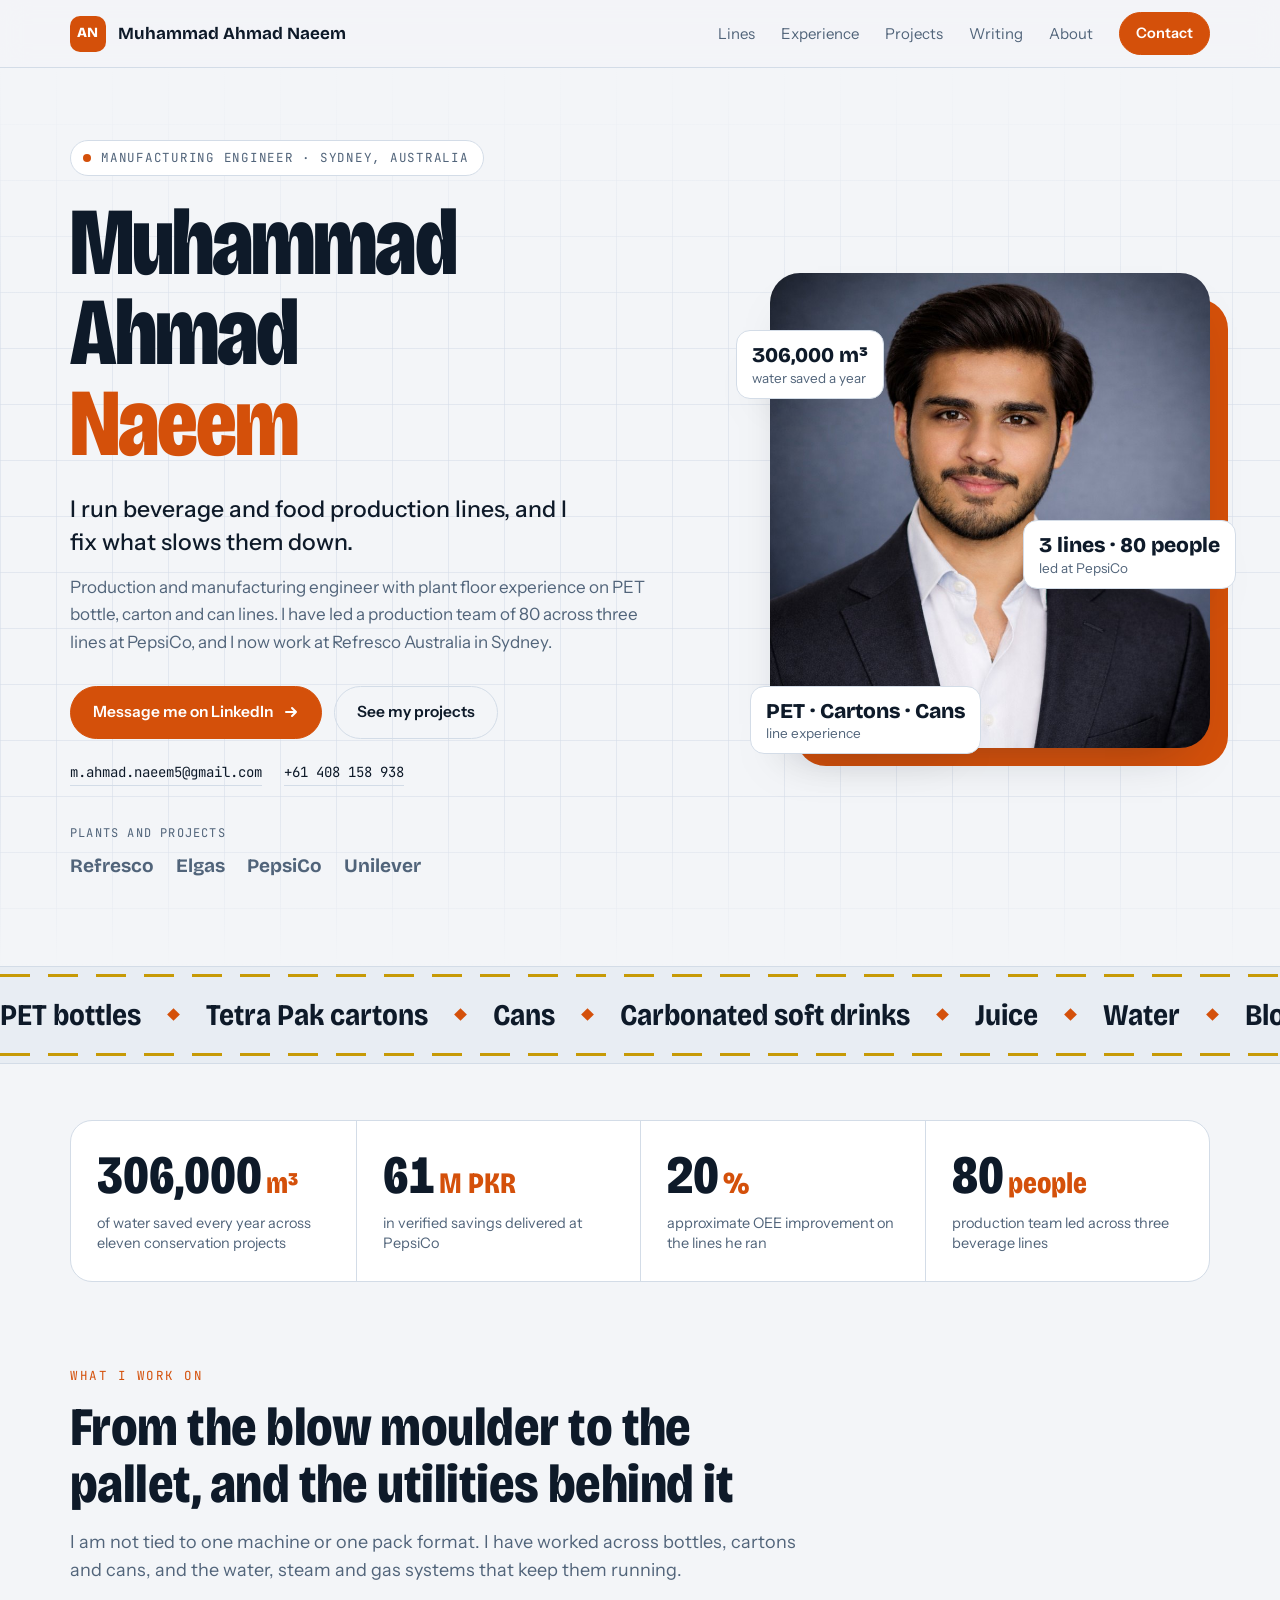
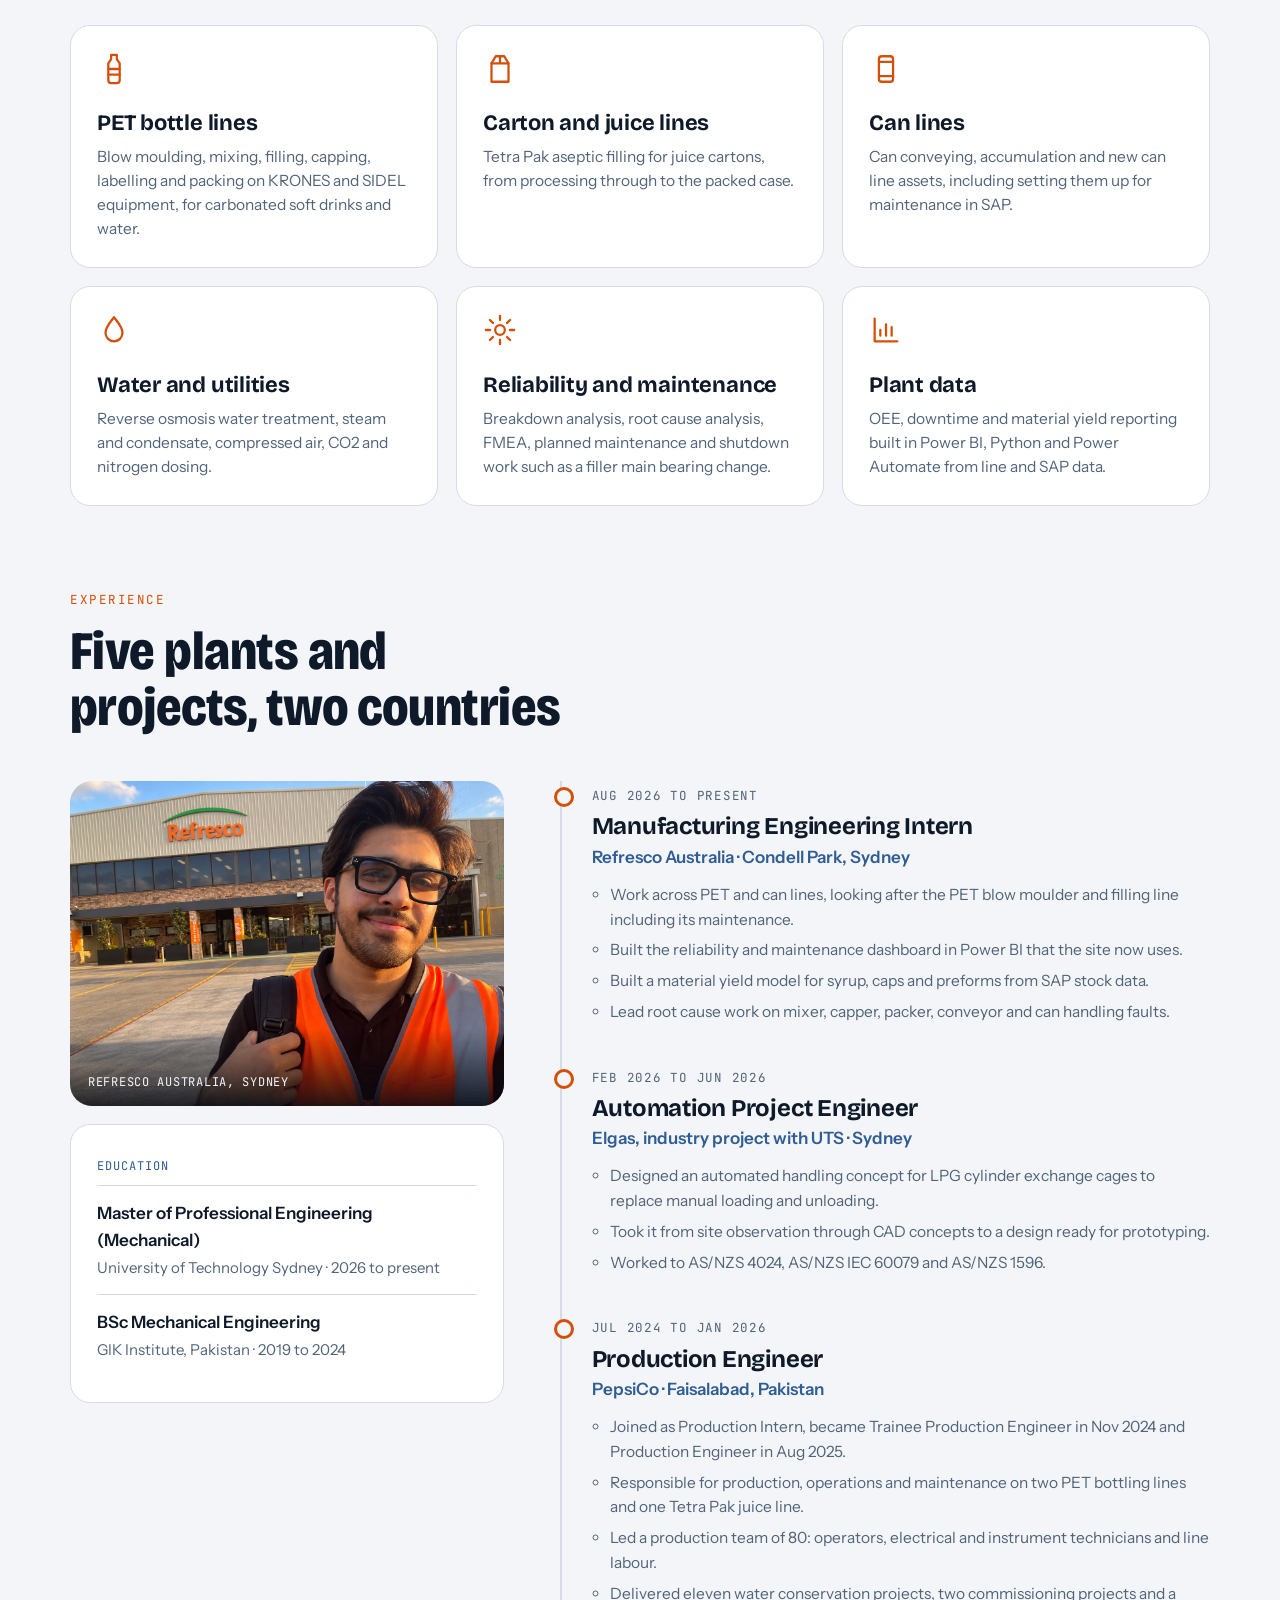
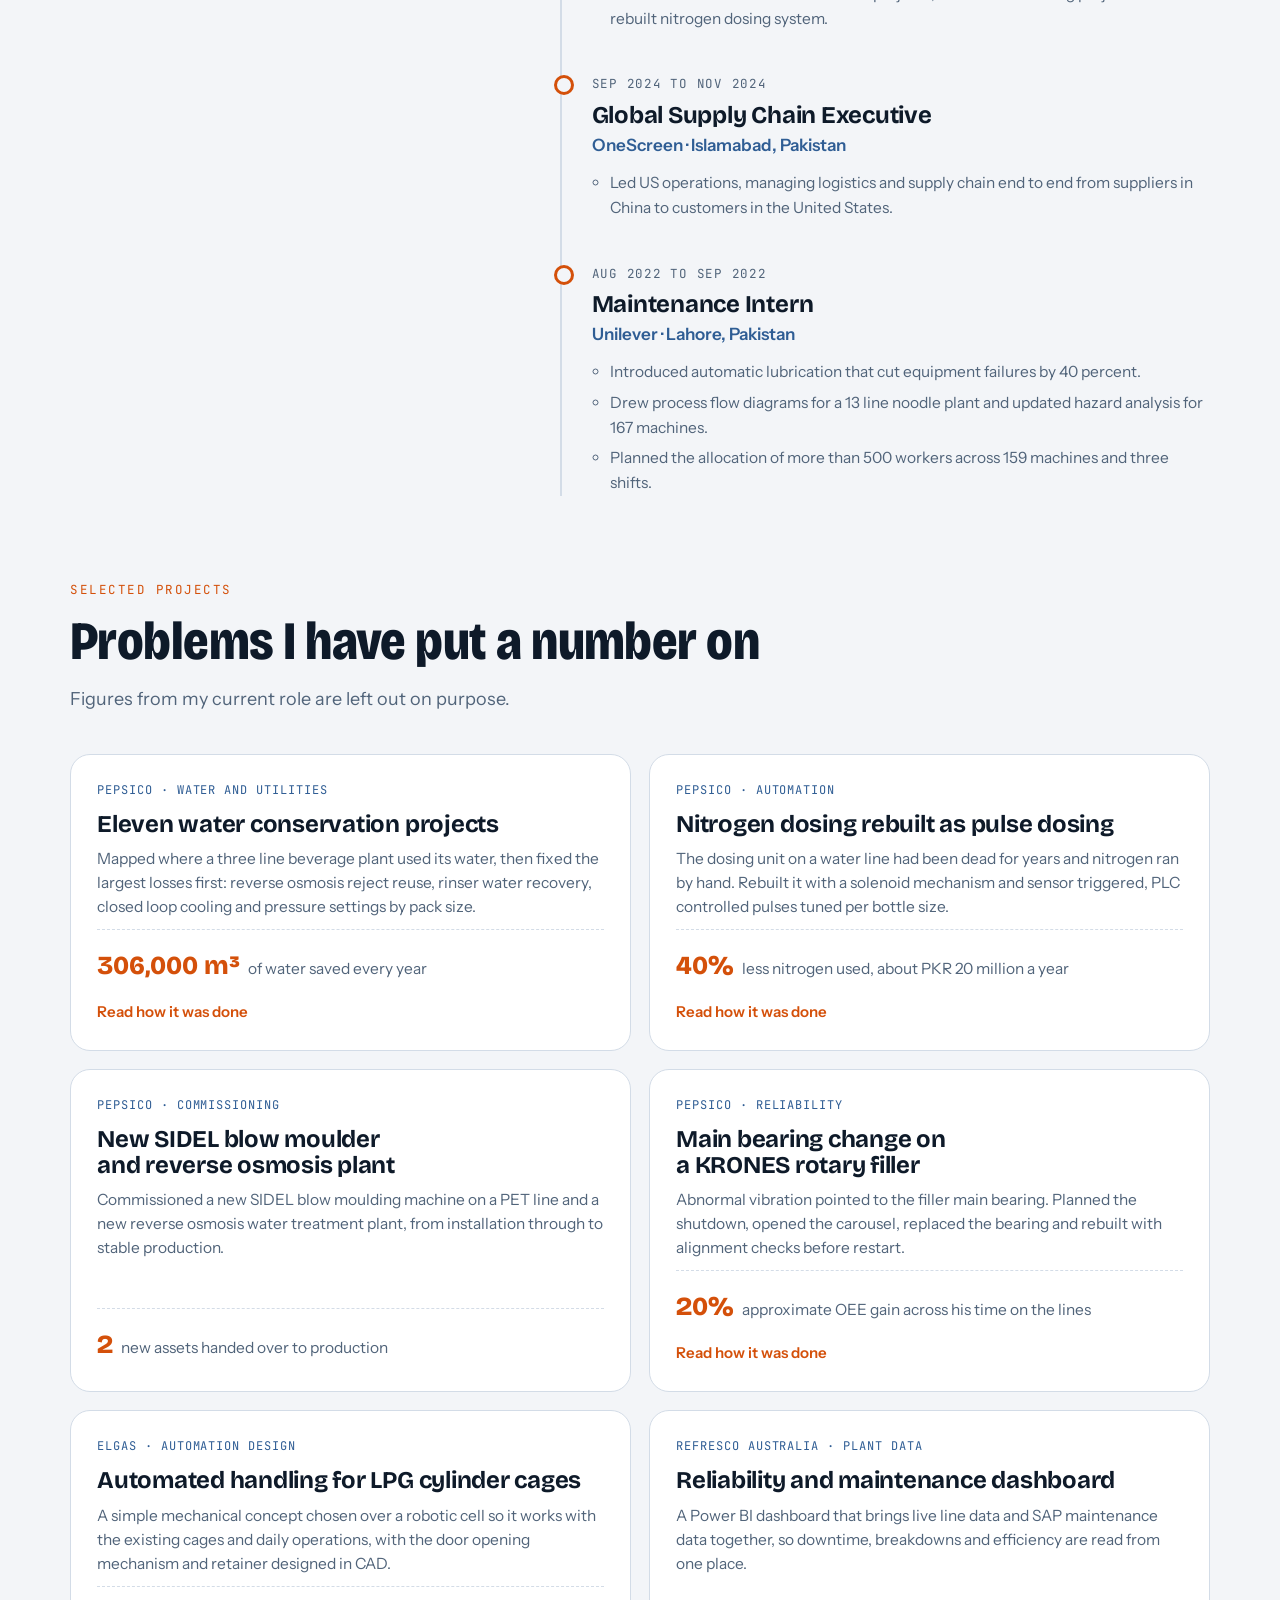
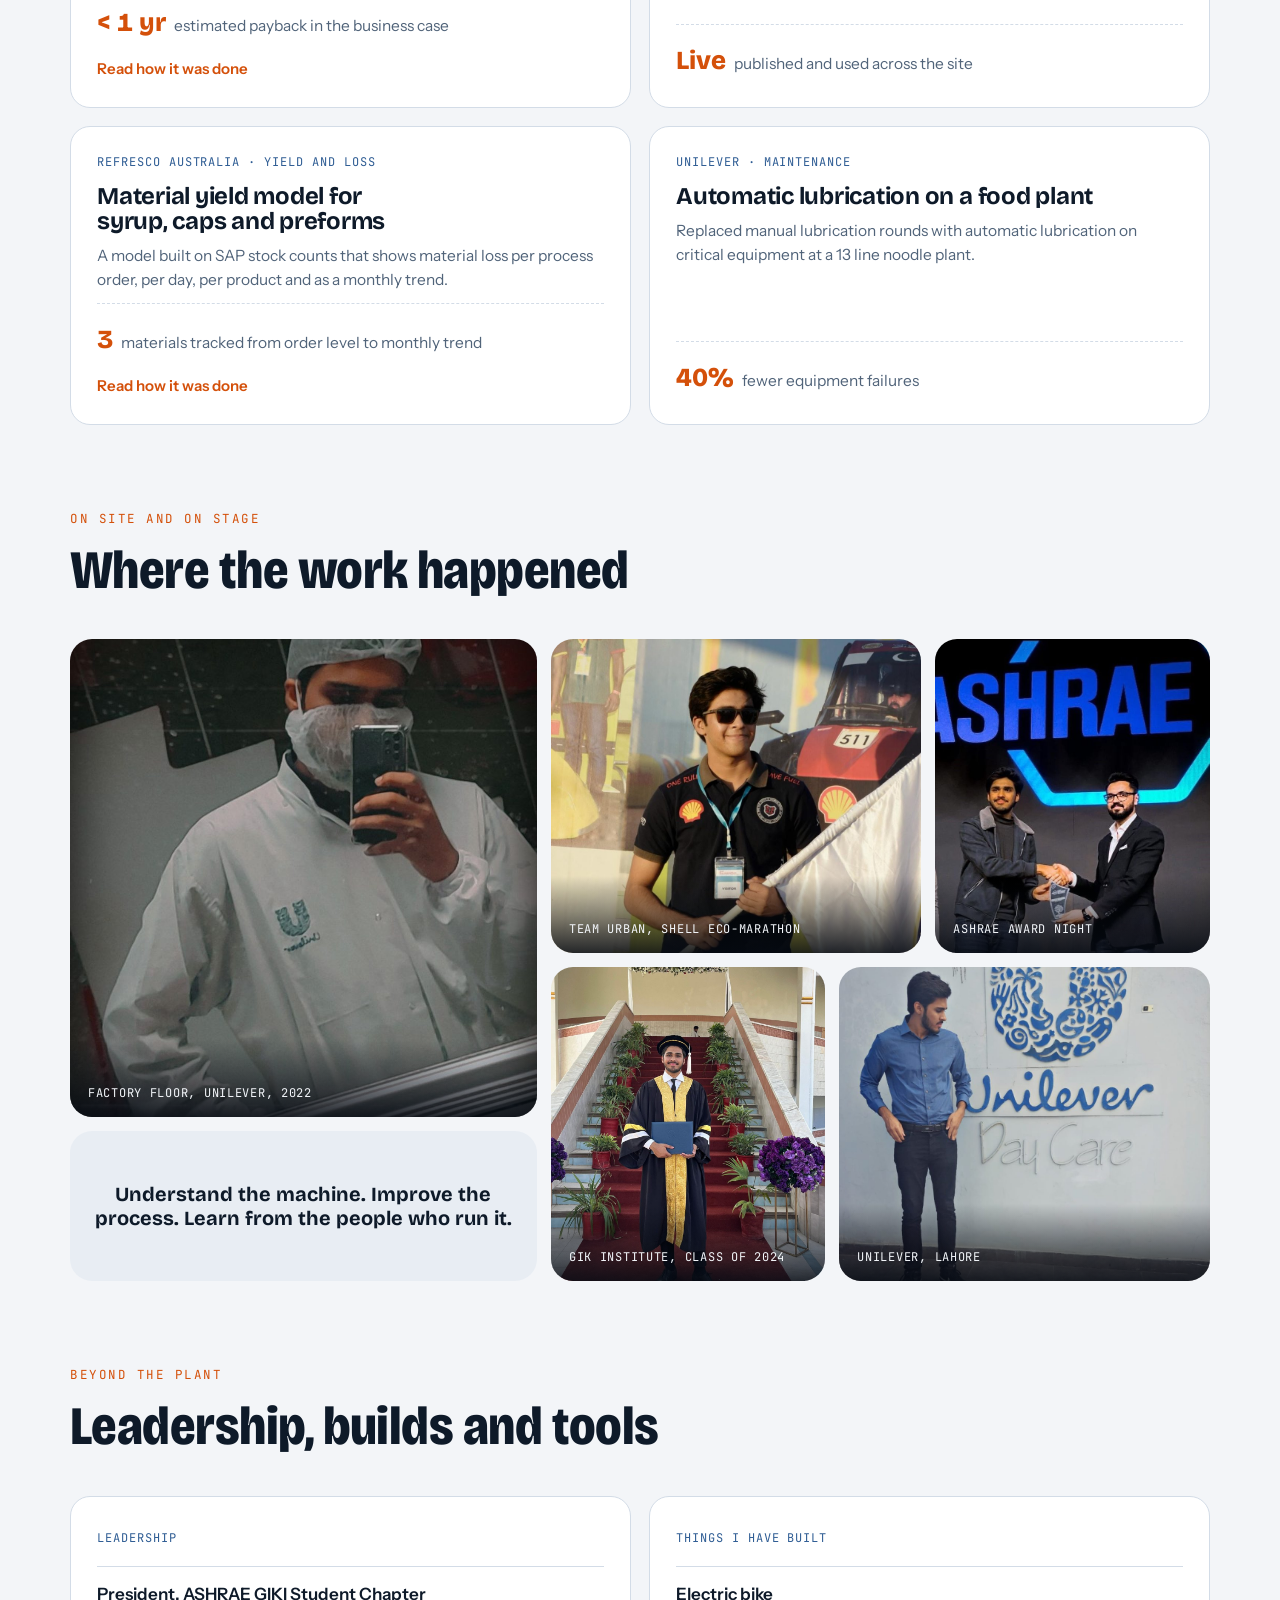
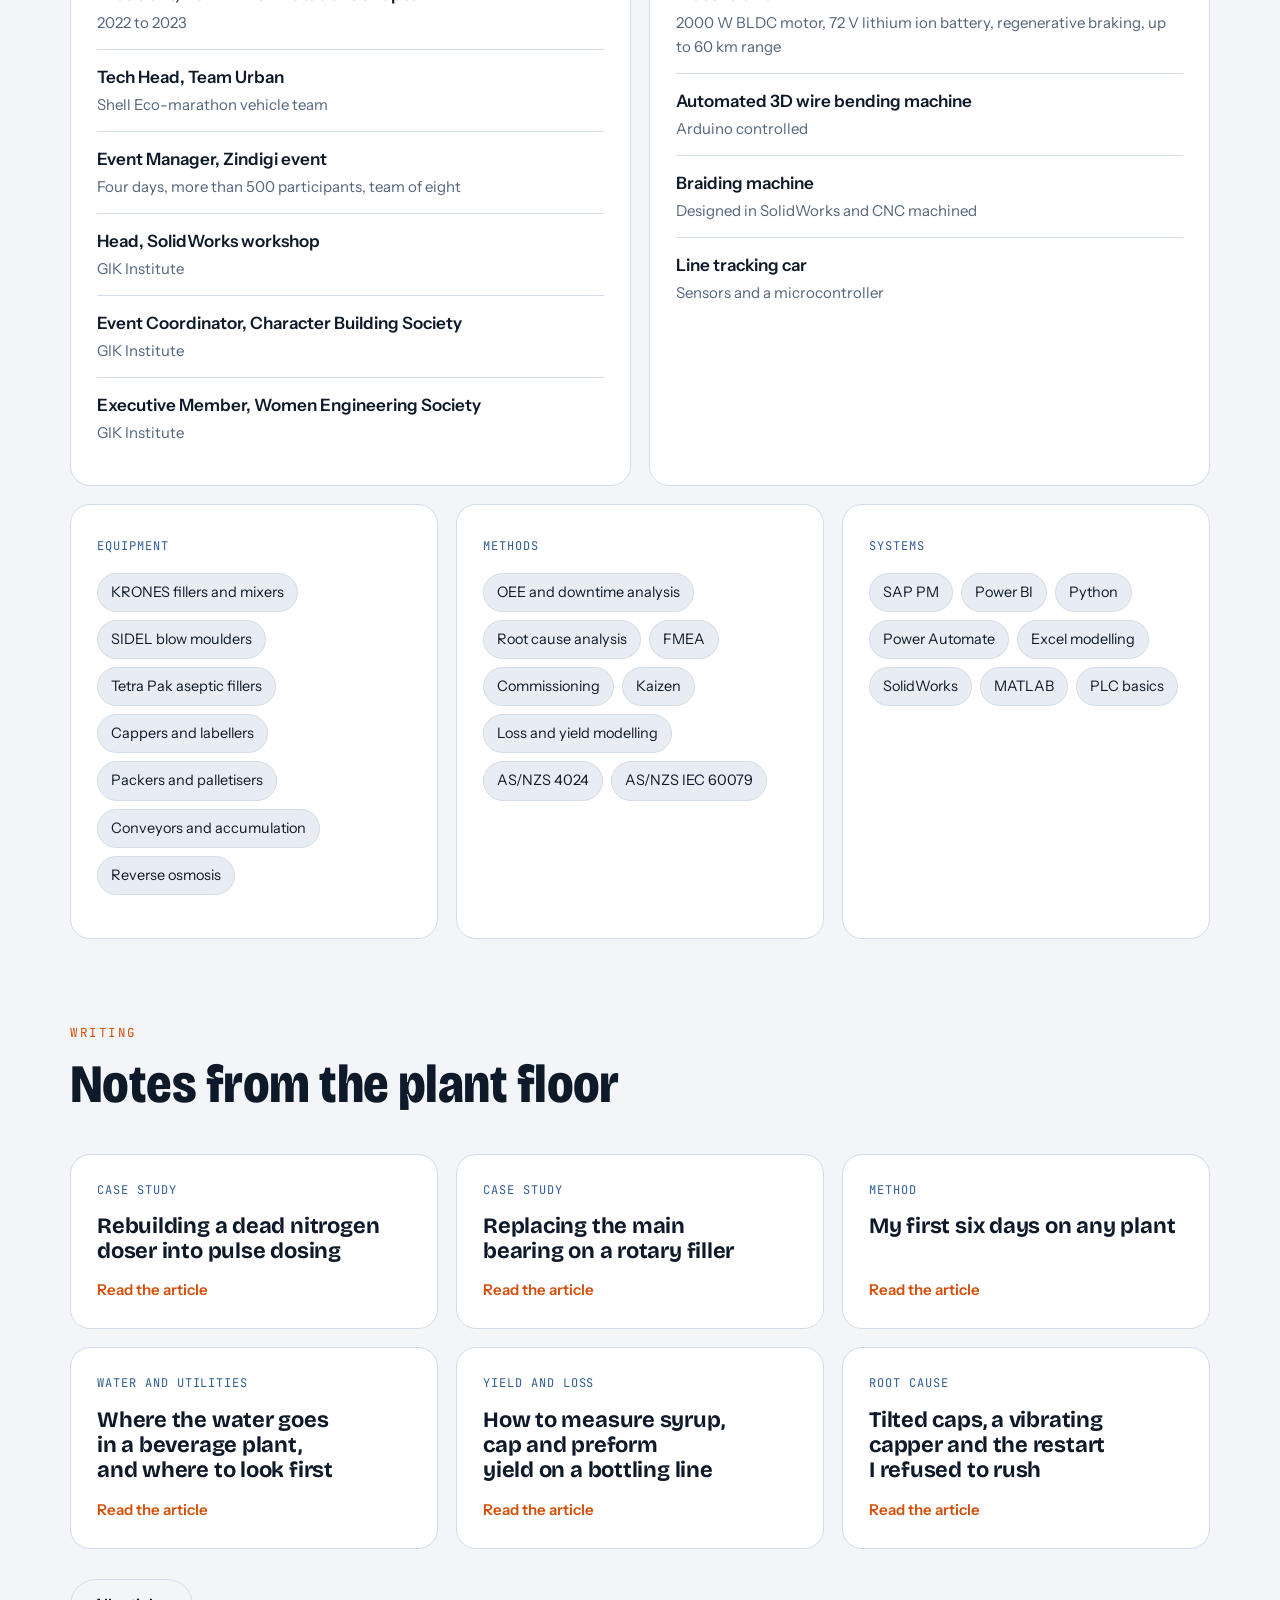
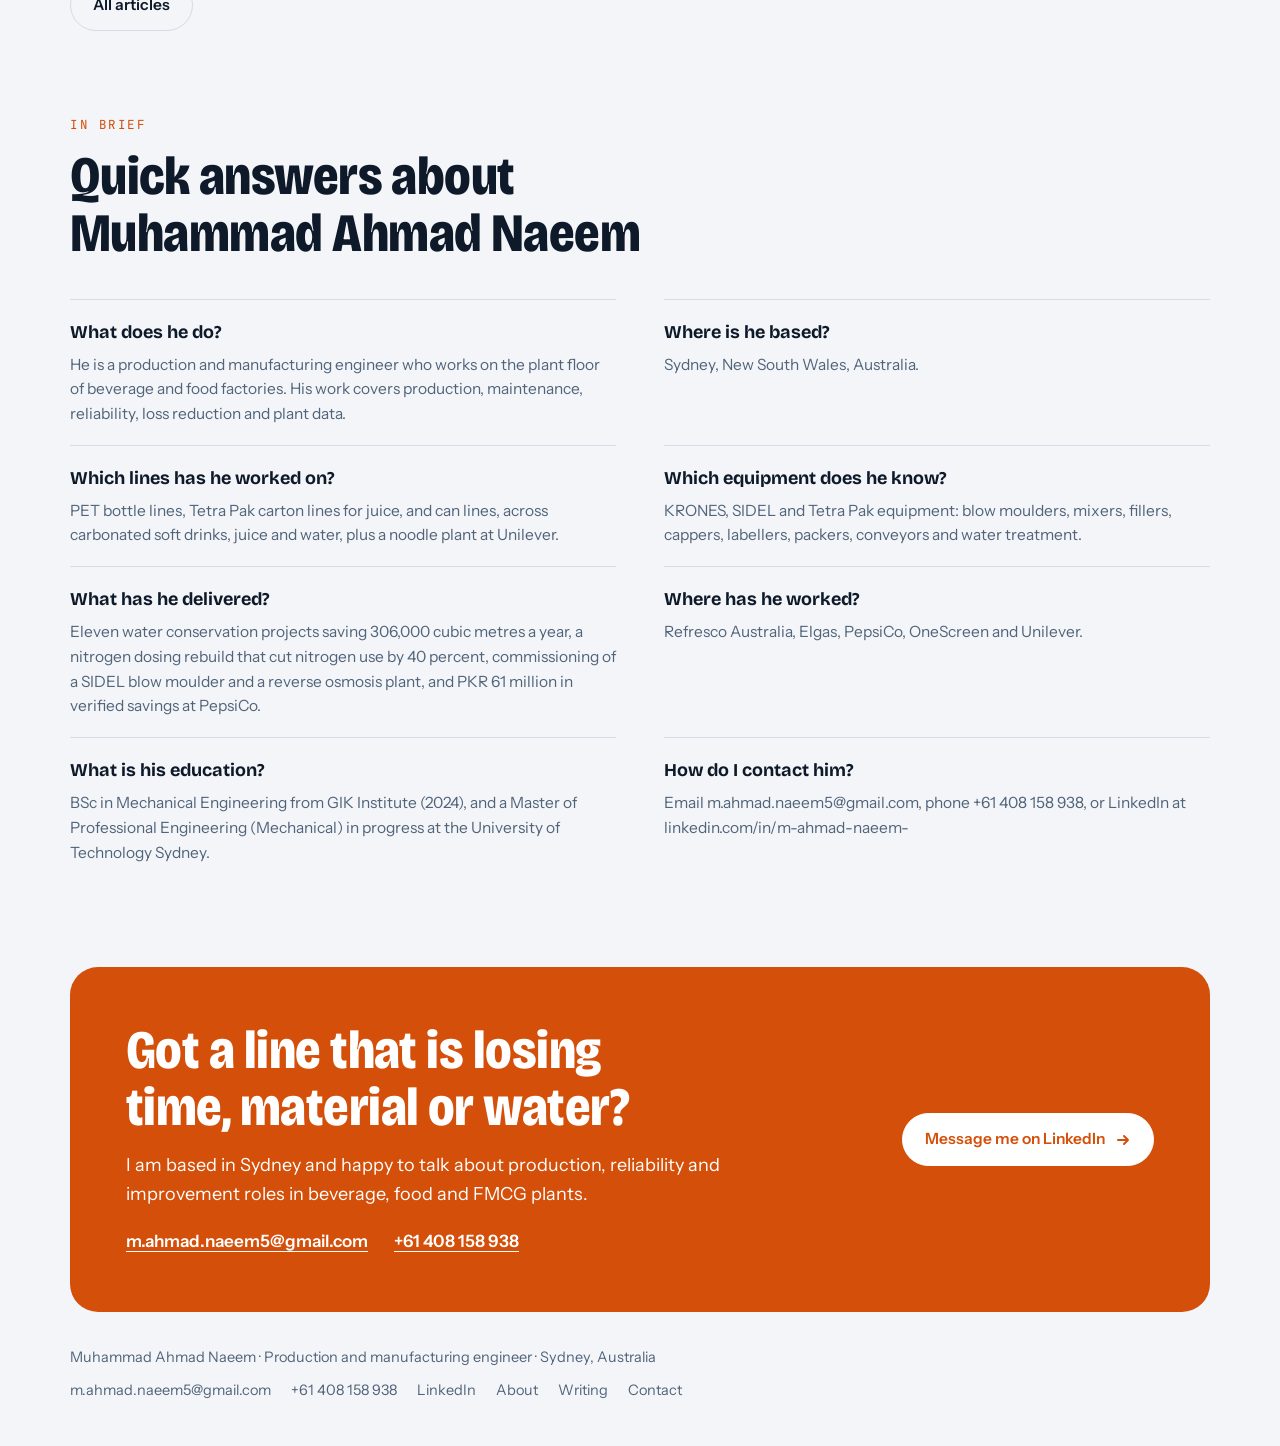
<file: index.html>
<!DOCTYPE html>
<html lang="en-AU"><head><meta charset="utf-8"><meta name="viewport" content="width=device-width,initial-scale=1,viewport-fit=cover"><meta name="claude:viewport-fit-sides" content="cover"><title>Muhammad Ahmad Naeem | Production and Manufacturing Engineer, Sydney, Australia</title><meta name="description" content="Muhammad Ahmad Naeem is a production and manufacturing engineer in Sydney, Australia. He works on beverage and food plants across PET bottle, carton and can lines: production, maintenance, reliability, loss reduction and plant data."><meta name="author" content="Muhammad Ahmad Naeem"><link rel="canonical" href="https://ahmadnaeempbc.github.io/"><link rel="icon" href="data:image/svg+xml,%3Csvg xmlns='http://www.w3.org/2000/svg' viewBox='0 0 64 64'%3E%3Crect width='64' height='64' rx='14' fill='%23ff7a1a'/%3E%3Ctext x='32' y='43' font-family='Arial,sans-serif' font-weight='700' font-size='28' text-anchor='middle' fill='%230b1420'%3EAN%3C/text%3E%3C/svg%3E"><meta property="og:type" content="profile"><meta property="og:title" content="Muhammad Ahmad Naeem | Production and Manufacturing Engineer, Sydney, Australia"><meta property="og:description" content="Muhammad Ahmad Naeem is a production and manufacturing engineer in Sydney, Australia. He works on beverage and food plants across PET bottle, carton and can lines: production, maintenance, reliability, loss reduction and plant data."><meta property="og:url" content="https://ahmadnaeempbc.github.io/"><meta property="og:image" content="https://ahmadnaeempbc.github.io/portrait.jpg"><meta property="og:site_name" content="Muhammad Ahmad Naeem"><meta name="twitter:card" content="summary"><link rel="preconnect" href="https://fonts.googleapis.com"><link rel="preconnect" href="https://fonts.gstatic.com" crossorigin><link rel="stylesheet" href="https://fonts.googleapis.com/css2?family=Bricolage+Grotesque:opsz,wdth,wght@12..96,75..100,400..800&family=Instrument+Sans:wght@400..700&family=JetBrains+Mono:wght@400;500&display=swap"><link rel="stylesheet" href="site.css"><script type="application/ld+json">{"@context": "https://schema.org", "@type": "ProfilePage", "dateModified": "2026-11-21", "mainEntity": {"@type": "Person", "@id": "https://ahmadnaeempbc.github.io/#person", "name": "Muhammad Ahmad Naeem", "alternateName": ["Ahmad Naeem", "M Ahmad Naeem"], "jobTitle": "Production and Manufacturing Engineer", "description": "Muhammad Ahmad Naeem is a production and manufacturing engineer in Sydney, Australia. He works on beverage and food plants across PET bottle, carton and can lines: production, maintenance, reliability, loss reduction and plant data.", "url": "https://ahmadnaeempbc.github.io/", "image": "https://ahmadnaeempbc.github.io/portrait.jpg", "sameAs": ["https://www.linkedin.com/in/m-ahmad-naeem-/"], "email": "m.ahmad.naeem5@gmail.com", "telephone": "+61408158938", "address": {"@type": "PostalAddress", "addressLocality": "Sydney", "addressRegion": "NSW", "addressCountry": "AU"}, "worksFor": {"@type": "Organization", "name": "Refresco Australia"}, "alumniOf": [{"@type": "CollegeOrUniversity", "name": "University of Technology Sydney"}, {"@type": "CollegeOrUniversity", "name": "Ghulam Ishaq Khan Institute of Engineering Sciences and Technology"}], "knowsAbout": ["Production engineering", "Manufacturing engineering", "Beverage manufacturing", "Food manufacturing", "FMCG", "PET bottling lines", "PET blow moulding", "Tetra Pak aseptic carton filling", "Can lines", "Filling and packaging lines", "Overall equipment effectiveness", "Reliability engineering", "Root cause analysis", "FMEA", "Water conservation in manufacturing", "Material yield and loss reduction", "SAP PM", "Power BI", "Machine safety AS/NZS 4024"], "hasOccupation": {"@type": "Occupation", "name": "Manufacturing Engineer", "occupationLocation": {"@type": "Country", "name": "Australia"}, "skills": "Production, maintenance, reliability, commissioning, loss reduction, plant data"}}}</script></head><body><header class="nav"><div class="wrap"><a class="brand" href="#top"><span class="mark">AN</span><span class="full">Muhammad Ahmad Naeem</span></a><nav aria-label="Sections"><a href="#lines">Lines</a><a href="#experience">Experience</a><a href="#work">Projects</a><a href="writing.html">Writing</a><a href="about.html">About</a><a class="btn solid sm" href="contact.html">Contact</a></nav></div></header><main id="top"><section class="hero" style="padding:0"><div class="wrap"><div><span class="status"><i></i>Manufacturing engineer · Sydney, Australia</span><h1><span>Muhammad</span><span>Ahmad</span><span class="hl">Naeem</span></h1><p class="lede">I run beverage and food production lines, and I fix what slows them down.</p><p class="about">Production and manufacturing engineer with plant floor experience on PET bottle, carton and can lines. I have led a production team of 80 across three lines at PepsiCo, and I now work at Refresco Australia in Sydney.</p><div class="cta"><a class="btn solid" href="https://www.linkedin.com/in/m-ahmad-naeem-/" rel="me noopener">Message me on LinkedIn <svg class="arrow" viewBox="0 0 16 16" fill="none" stroke="currentColor" stroke-width="2" stroke-linecap="round" stroke-linejoin="round" aria-hidden="true"><path d="M3 8h10M9 4l4 4-4 4"/></svg></a><a class="btn line" href="#work">See my projects</a></div><div class="reach"><a href="mailto:m.ahmad.naeem5@gmail.com">m.ahmad.naeem5@gmail.com</a><a href="tel:+61408158938">+61 408 158 938</a></div><div class="firms"><small>Plants and projects</small><span>Refresco</span><span>Elgas</span><span>PepsiCo</span><span>Unilever</span></div></div><div class="shot"><img src="portrait.jpg" alt="Portrait of Muhammad Ahmad Naeem" width="900" height="900"><div class="chip c1"><b>306,000 m³</b>water saved a year</div><div class="chip c2"><b>3 lines · 80 people</b>led at PepsiCo</div><div class="chip c3"><b>PET · Cartons · Cans</b>line experience</div></div></div></section><div class="belt" aria-label="Products and processes"><div class="track"><ul><li>PET bottles</li><li>Tetra Pak cartons</li><li>Cans</li><li>Carbonated soft drinks</li><li>Juice</li><li>Water</li><li>Blow moulding</li><li>Filling</li><li>Capping</li><li>Labelling</li><li>Packing</li><li>Palletising</li><li>Water treatment</li><li>Utilities</li></ul><ul aria-hidden="true"><li>PET bottles</li><li>Tetra Pak cartons</li><li>Cans</li><li>Carbonated soft drinks</li><li>Juice</li><li>Water</li><li>Blow moulding</li><li>Filling</li><li>Capping</li><li>Labelling</li><li>Packing</li><li>Palletising</li><li>Water treatment</li><li>Utilities</li></ul></div></div><section style="padding-top:56px" aria-label="Key results"><div class="wrap"><div class="stats"><div><b><span data-count="306000">306,000</span><em>m³</em></b><span>of water saved every year across eleven conservation projects</span></div><div><b><span data-count="61">61</span><em>M PKR</em></b><span>in verified savings delivered at PepsiCo</span></div><div><b><span data-count="20">20</span><em>%</em></b><span>approximate OEE improvement on the lines he ran</span></div><div><b><span data-count="80">80</span><em>people</em></b><span>production team led across three beverage lines</span></div></div></div></section><section id="lines"><div class="wrap"><div class="head"><span class="eyebrow">What I work on</span><h2>From the blow moulder to the pallet, and the utilities behind it</h2><p>I am not tied to one machine or one pack format. I have worked across bottles, cartons and cans, and the water, steam and gas systems that keep them running.</p></div><div class="grid3"><article class="card"><svg viewBox="0 0 24 24" fill="none" stroke="currentColor" stroke-width="1.6" stroke-linecap="round" stroke-linejoin="round" aria-hidden="true"><path fill="none" d="M10 2h4v3l2 3v12a2 2 0 0 1-2 2h-4a2 2 0 0 1-2-2V8l2-3z"/><path fill="none" d="M8 12h8M8 16h8"/></svg><h3>PET bottle lines</h3><p>Blow moulding, mixing, filling, capping, labelling and packing on KRONES and SIDEL equipment, for carbonated soft drinks and water.</p></article><article class="card"><svg viewBox="0 0 24 24" fill="none" stroke="currentColor" stroke-width="1.6" stroke-linecap="round" stroke-linejoin="round" aria-hidden="true"><path fill="none" d="M6 8l3-5h6l3 5v13H6z"/><path fill="none" d="M6 8h12M12 3v5"/></svg><h3>Carton and juice lines</h3><p>Tetra Pak aseptic filling for juice cartons, from processing through to the packed case.</p></article><article class="card"><svg viewBox="0 0 24 24" fill="none" stroke="currentColor" stroke-width="1.6" stroke-linecap="round" stroke-linejoin="round" aria-hidden="true"><rect fill="none" x="7" y="3" width="10" height="18" rx="2"/><path fill="none" d="M7 7h10M7 17h10"/></svg><h3>Can lines</h3><p>Can conveying, accumulation and new can line assets, including setting them up for maintenance in SAP.</p></article><article class="card"><svg viewBox="0 0 24 24" fill="none" stroke="currentColor" stroke-width="1.6" stroke-linecap="round" stroke-linejoin="round" aria-hidden="true"><path fill="none" d="M12 3c3 4 6 7 6 11a6 6 0 0 1-12 0c0-4 3-7 6-11z"/></svg><h3>Water and utilities</h3><p>Reverse osmosis water treatment, steam and condensate, compressed air, CO2 and nitrogen dosing.</p></article><article class="card"><svg viewBox="0 0 24 24" fill="none" stroke="currentColor" stroke-width="1.6" stroke-linecap="round" stroke-linejoin="round" aria-hidden="true"><circle fill="none" cx="12" cy="12" r="3.4"/><path fill="none" d="M12 2v3M12 19v3M2 12h3M19 12h3M4.9 4.9l2.1 2.1M17 17l2.1 2.1M19.1 4.9L17 7M7 17l-2.1 2.1"/></svg><h3>Reliability and maintenance</h3><p>Breakdown analysis, root cause analysis, FMEA, planned maintenance and shutdown work such as a filler main bearing change.</p></article><article class="card"><svg viewBox="0 0 24 24" fill="none" stroke="currentColor" stroke-width="1.6" stroke-linecap="round" stroke-linejoin="round" aria-hidden="true"><path fill="none" d="M4 20V4M4 20h16"/><path fill="none" d="M8 16v-4M12 16V8M16 16v-6"/></svg><h3>Plant data</h3><p>OEE, downtime and material yield reporting built in Power BI, Python and Power Automate from line and SAP data.</p></article></div></div></section><section id="experience"><div class="wrap"><div class="head"><span class="eyebrow">Experience</span><h2>Five plants and projects, two countries</h2></div><div class="split"><div class="pin"><figure><img src="refresco.jpg" alt="Muhammad Ahmad Naeem in a high visibility vest outside the Refresco Australia plant in Sydney" loading="lazy"><figcaption>Refresco Australia, Sydney</figcaption></figure><div class="card" style="margin-top:18px"><span class="tag">Education</span><ul class="list" style="margin-top:6px"><li><b>Master of Professional Engineering (Mechanical)</b><span>University of Technology Sydney · 2026 to present</span></li><li><b>BSc Mechanical Engineering</b><span>GIK Institute, Pakistan · 2019 to 2024</span></li></ul></div></div><ol class="tl"><li><span class="when">Aug 2026 to present</span><h3>Manufacturing Engineering Intern</h3><p class="co">Refresco Australia · Condell Park, Sydney</p><ul><li>Work across PET and can lines, looking after the PET blow moulder and filling line including its maintenance.</li><li>Built the reliability and maintenance dashboard in Power BI that the site now uses.</li><li>Built a material yield model for syrup, caps and preforms from SAP stock data.</li><li>Lead root cause work on mixer, capper, packer, conveyor and can handling faults.</li></ul></li><li><span class="when">Feb 2026 to Jun 2026</span><h3>Automation Project Engineer</h3><p class="co">Elgas, industry project with UTS · Sydney</p><ul><li>Designed an automated handling concept for LPG cylinder exchange cages to replace manual loading and unloading.</li><li>Took it from site observation through CAD concepts to a design ready for prototyping.</li><li>Worked to AS/NZS 4024, AS/NZS IEC 60079 and AS/NZS 1596.</li></ul></li><li><span class="when">Jul 2024 to Jan 2026</span><h3>Production Engineer</h3><p class="co">PepsiCo · Faisalabad, Pakistan</p><ul><li>Joined as Production Intern, became Trainee Production Engineer in Nov 2024 and Production Engineer in Aug 2025.</li><li>Responsible for production, operations and maintenance on two PET bottling lines and one Tetra Pak juice line.</li><li>Led a production team of 80: operators, electrical and instrument technicians and line labour.</li><li>Delivered eleven water conservation projects, two commissioning projects and a rebuilt nitrogen dosing system.</li></ul></li><li><span class="when">Sep 2024 to Nov 2024</span><h3>Global Supply Chain Executive</h3><p class="co">OneScreen · Islamabad, Pakistan</p><ul><li>Led US operations, managing logistics and supply chain end to end from suppliers in China to customers in the United States.</li></ul></li><li><span class="when">Aug 2022 to Sep 2022</span><h3>Maintenance Intern</h3><p class="co">Unilever · Lahore, Pakistan</p><ul><li>Introduced automatic lubrication that cut equipment failures by 40 percent.</li><li>Drew process flow diagrams for a 13 line noodle plant and updated hazard analysis for 167 machines.</li><li>Planned the allocation of more than 500 workers across 159 machines and three shifts.</li></ul></li></ol></div></div></section><section id="work"><div class="wrap"><div class="head"><span class="eyebrow">Selected projects</span><h2>Problems I have put a number on</h2><p>Figures from my current role are left out on purpose.</p></div><div class="proj"><article class="card"><span class="tag">PepsiCo · Water and utilities</span><h3>Eleven water conservation projects</h3><p>Mapped where a three line beverage plant used its water, then fixed the largest losses first: reverse osmosis reject reuse, rinser water recovery, closed loop cooling and pressure settings by pack size.</p><p class="result"><b>306,000 m³</b>of water saved every year</p><a class="more" href="water-in-a-beverage-plant.html">Read how it was done</a></article><article class="card"><span class="tag">PepsiCo · Automation</span><h3>Nitrogen dosing rebuilt as pulse dosing</h3><p>The dosing unit on a water line had been dead for years and nitrogen ran by hand. Rebuilt it with a solenoid mechanism and sensor triggered, PLC controlled pulses tuned per bottle size.</p><p class="result"><b>40%</b>less nitrogen used, about PKR 20 million a year</p><a class="more" href="nitrogen-dosing-rebuilt-as-pulse-dosing.html">Read how it was done</a></article><article class="card"><span class="tag">PepsiCo · Commissioning</span><h3>New SIDEL blow moulder and reverse osmosis plant</h3><p>Commissioned a new SIDEL blow moulding machine on a PET line and a new reverse osmosis water treatment plant, from installation through to stable production.</p><p class="result"><b>2</b>new assets handed over to production</p></article><article class="card"><span class="tag">PepsiCo · Reliability</span><h3>Main bearing change on a KRONES rotary filler</h3><p>Abnormal vibration pointed to the filler main bearing. Planned the shutdown, opened the carousel, replaced the bearing and rebuilt with alignment checks before restart.</p><p class="result"><b>20%</b>approximate OEE gain across his time on the lines</p><a class="more" href="replacing-the-main-bearing-on-a-rotary-filler.html">Read how it was done</a></article><article class="card"><span class="tag">Elgas · Automation design</span><h3>Automated handling for LPG cylinder cages</h3><p>A simple mechanical concept chosen over a robotic cell so it works with the existing cages and daily operations, with the door opening mechanism and retainer designed in CAD.</p><p class="result"><b>&lt; 1 yr</b>estimated payback in the business case</p><a class="more" href="designing-automation-for-lpg-cylinder-cages.html">Read how it was done</a></article><article class="card"><span class="tag">Refresco Australia · Plant data</span><h3>Reliability and maintenance dashboard</h3><p>A Power BI dashboard that brings live line data and SAP maintenance data together, so downtime, breakdowns and efficiency are read from one place.</p><p class="result"><b>Live</b>published and used across the site</p></article><article class="card"><span class="tag">Refresco Australia · Yield and loss</span><h3>Material yield model for syrup, caps and preforms</h3><p>A model built on SAP stock counts that shows material loss per process order, per day, per product and as a monthly trend.</p><p class="result"><b>3</b>materials tracked from order level to monthly trend</p><a class="more" href="measuring-material-yield-on-a-bottling-line.html">Read how it was done</a></article><article class="card"><span class="tag">Unilever · Maintenance</span><h3>Automatic lubrication on a food plant</h3><p>Replaced manual lubrication rounds with automatic lubrication on critical equipment at a 13 line noodle plant.</p><p class="result"><b>40%</b>fewer equipment failures</p></article></div></div></section><section id="photos"><div class="wrap"><div class="head"><span class="eyebrow">On site and on stage</span><h2>Where the work happened</h2></div><div class="gallery"><figure><img src="unilever-floor.jpg" alt="Muhammad Ahmad Naeem in a hair net, face mask and white Unilever coat on the factory floor" loading="lazy"><figcaption>Factory floor, Unilever, 2022</figcaption></figure><figure><img src="shell.jpg" alt="Muhammad Ahmad Naeem at Shell Eco-marathon in a team polo shirt" loading="lazy"><figcaption>Team Urban, Shell Eco-marathon</figcaption></figure><figure><img src="ashrae.jpg" alt="Muhammad Ahmad Naeem receiving a trophy on stage at an ASHRAE event" loading="lazy"><figcaption>ASHRAE award night</figcaption></figure><figure><img src="graduation.jpg" alt="Muhammad Ahmad Naeem in a graduation gown holding his degree at GIK Institute" loading="lazy"><figcaption>GIK Institute, class of 2024</figcaption></figure><figure><img src="unilever.jpg" alt="Muhammad Ahmad Naeem standing beside the Unilever sign in Lahore" loading="lazy"><figcaption>Unilever, Lahore</figcaption></figure><figure><p>Understand the machine. Improve the process. Learn from the people who run it.</p></figure></div></div></section><section id="more"><div class="wrap"><div class="head"><span class="eyebrow">Beyond the plant</span><h2>Leadership, builds and tools</h2></div><div class="two"><div class="card"><span class="tag">Leadership</span><ul class="list"><li><b>President, ASHRAE GIKI Student Chapter</b><span>2022 to 2023</span></li><li><b>Tech Head, Team Urban</b><span>Shell Eco-marathon vehicle team</span></li><li><b>Event Manager, Zindigi event</b><span>Four days, more than 500 participants, team of eight</span></li><li><b>Head, SolidWorks workshop</b><span>GIK Institute</span></li><li><b>Event Coordinator, Character Building Society</b><span>GIK Institute</span></li><li><b>Executive Member, Women Engineering Society</b><span>GIK Institute</span></li></ul></div><div class="card"><span class="tag">Things I have built</span><ul class="list"><li><b>Electric bike</b><span>2000 W BLDC motor, 72 V lithium ion battery, regenerative braking, up to 60 km range</span></li><li><b>Automated 3D wire bending machine</b><span>Arduino controlled</span></li><li><b>Braiding machine</b><span>Designed in SolidWorks and CNC machined</span></li><li><b>Line tracking car</b><span>Sensors and a microcontroller</span></li></ul></div></div><div class="grid3" style="margin-top:18px"><div class="card"><span class="tag">Equipment</span><ul class="pills"><li>KRONES fillers and mixers</li><li>SIDEL blow moulders</li><li>Tetra Pak aseptic fillers</li><li>Cappers and labellers</li><li>Packers and palletisers</li><li>Conveyors and accumulation</li><li>Reverse osmosis</li></ul></div><div class="card"><span class="tag">Methods</span><ul class="pills"><li>OEE and downtime analysis</li><li>Root cause analysis</li><li>FMEA</li><li>Commissioning</li><li>Kaizen</li><li>Loss and yield modelling</li><li>AS/NZS 4024</li><li>AS/NZS IEC 60079</li></ul></div><div class="card"><span class="tag">Systems</span><ul class="pills"><li>SAP PM</li><li>Power BI</li><li>Python</li><li>Power Automate</li><li>Excel modelling</li><li>SolidWorks</li><li>MATLAB</li><li>PLC basics</li></ul></div></div></div></section><section id="writing"><div class="wrap"><div class="head"><span class="eyebrow">Writing</span><h2>Notes from the plant floor</h2></div><div class="posts"><a class="card" href="nitrogen-dosing-rebuilt-as-pulse-dosing.html"><span class="tag">Case study</span><h3>Rebuilding a dead nitrogen doser into pulse dosing</h3><span class="more">Read the article</span></a><a class="card" href="replacing-the-main-bearing-on-a-rotary-filler.html"><span class="tag">Case study</span><h3>Replacing the main bearing on a rotary filler</h3><span class="more">Read the article</span></a><a class="card" href="my-first-six-days-on-any-plant.html"><span class="tag">Method</span><h3>My first six days on any plant</h3><span class="more">Read the article</span></a><a class="card" href="water-in-a-beverage-plant.html"><span class="tag">Water and utilities</span><h3>Where the water goes in a beverage plant, and where to look first</h3><span class="more">Read the article</span></a><a class="card" href="measuring-material-yield-on-a-bottling-line.html"><span class="tag">Yield and loss</span><h3>How to measure syrup, cap and preform yield on a bottling line</h3><span class="more">Read the article</span></a><a class="card" href="tilted-caps-and-the-restart-i-refused-to-rush.html"><span class="tag">Root cause</span><h3>Tilted caps, a vibrating capper and the restart I refused to rush</h3><span class="more">Read the article</span></a></div><div class="cta"><a class="btn line" href="writing.html">All articles</a></div></div></section><section id="facts"><div class="wrap"><div class="head"><span class="eyebrow">In brief</span><h2>Quick answers about Muhammad Ahmad Naeem</h2></div><dl class="facts"><div><dt>What does he do?</dt><dd>He is a production and manufacturing engineer who works on the plant floor of beverage and food factories. His work covers production, maintenance, reliability, loss reduction and plant data.</dd></div><div><dt>Where is he based?</dt><dd>Sydney, New South Wales, Australia.</dd></div><div><dt>Which lines has he worked on?</dt><dd>PET bottle lines, Tetra Pak carton lines for juice, and can lines, across carbonated soft drinks, juice and water, plus a noodle plant at Unilever.</dd></div><div><dt>Which equipment does he know?</dt><dd>KRONES, SIDEL and Tetra Pak equipment: blow moulders, mixers, fillers, cappers, labellers, packers, conveyors and water treatment.</dd></div><div><dt>What has he delivered?</dt><dd>Eleven water conservation projects saving 306,000 cubic metres a year, a nitrogen dosing rebuild that cut nitrogen use by 40 percent, commissioning of a SIDEL blow moulder and a reverse osmosis plant, and PKR 61 million in verified savings at PepsiCo.</dd></div><div><dt>Where has he worked?</dt><dd>Refresco Australia, Elgas, PepsiCo, OneScreen and Unilever.</dd></div><div><dt>What is his education?</dt><dd>BSc in Mechanical Engineering from GIK Institute (2024), and a Master of Professional Engineering (Mechanical) in progress at the University of Technology Sydney.</dd></div><div><dt>How do I contact him?</dt><dd>Email m.ahmad.naeem5@gmail.com, phone +61 408 158 938, or LinkedIn at linkedin.com/in/m-ahmad-naeem-</dd></div></dl></div></section><section class="call" id="contact" style="padding-top:0"><div class="wrap"><div class="box"><div><h2>Got a line that is losing time, material or water?</h2><p>I am based in Sydney and happy to talk about production, reliability and improvement roles in beverage, food and FMCG plants.</p><div class="ways"><a href="mailto:m.ahmad.naeem5@gmail.com">m.ahmad.naeem5@gmail.com</a><a href="tel:+61408158938">+61 408 158 938</a></div></div><a class="btn" href="https://www.linkedin.com/in/m-ahmad-naeem-/" rel="me noopener">Message me on LinkedIn <svg class="arrow" viewBox="0 0 16 16" fill="none" stroke="currentColor" stroke-width="2" stroke-linecap="round" stroke-linejoin="round" aria-hidden="true"><path d="M3 8h10M9 4l4 4-4 4"/></svg></a></div></div></section></main><footer><div class="wrap"><span>Muhammad Ahmad Naeem · Production and manufacturing engineer · Sydney, Australia</span><nav aria-label="Contact"><a href="mailto:m.ahmad.naeem5@gmail.com">m.ahmad.naeem5@gmail.com</a><a href="tel:+61408158938">+61 408 158 938</a><a href="https://www.linkedin.com/in/m-ahmad-naeem-/" rel="me noopener">LinkedIn</a><a href="about.html">About</a><a href="writing.html">Writing</a><a href="contact.html">Contact</a></nav></div></footer><script>
(function(){
  if(matchMedia('(prefers-reduced-motion: reduce)').matches) return;
  var els=document.querySelectorAll('[data-count]'), fmt=new Intl.NumberFormat('en-AU'), t0=null, D=1100;
  function step(t){ if(!t0) t0=t; var p=Math.min(1,(t-t0)/D), k=1-Math.pow(1-p,3);
    els.forEach(function(el){ el.textContent=fmt.format(Math.round(el.dataset.count*k)); });
    if(p<1) requestAnimationFrame(step); }
  requestAnimationFrame(step);
})();
</script></body></html>
</file>
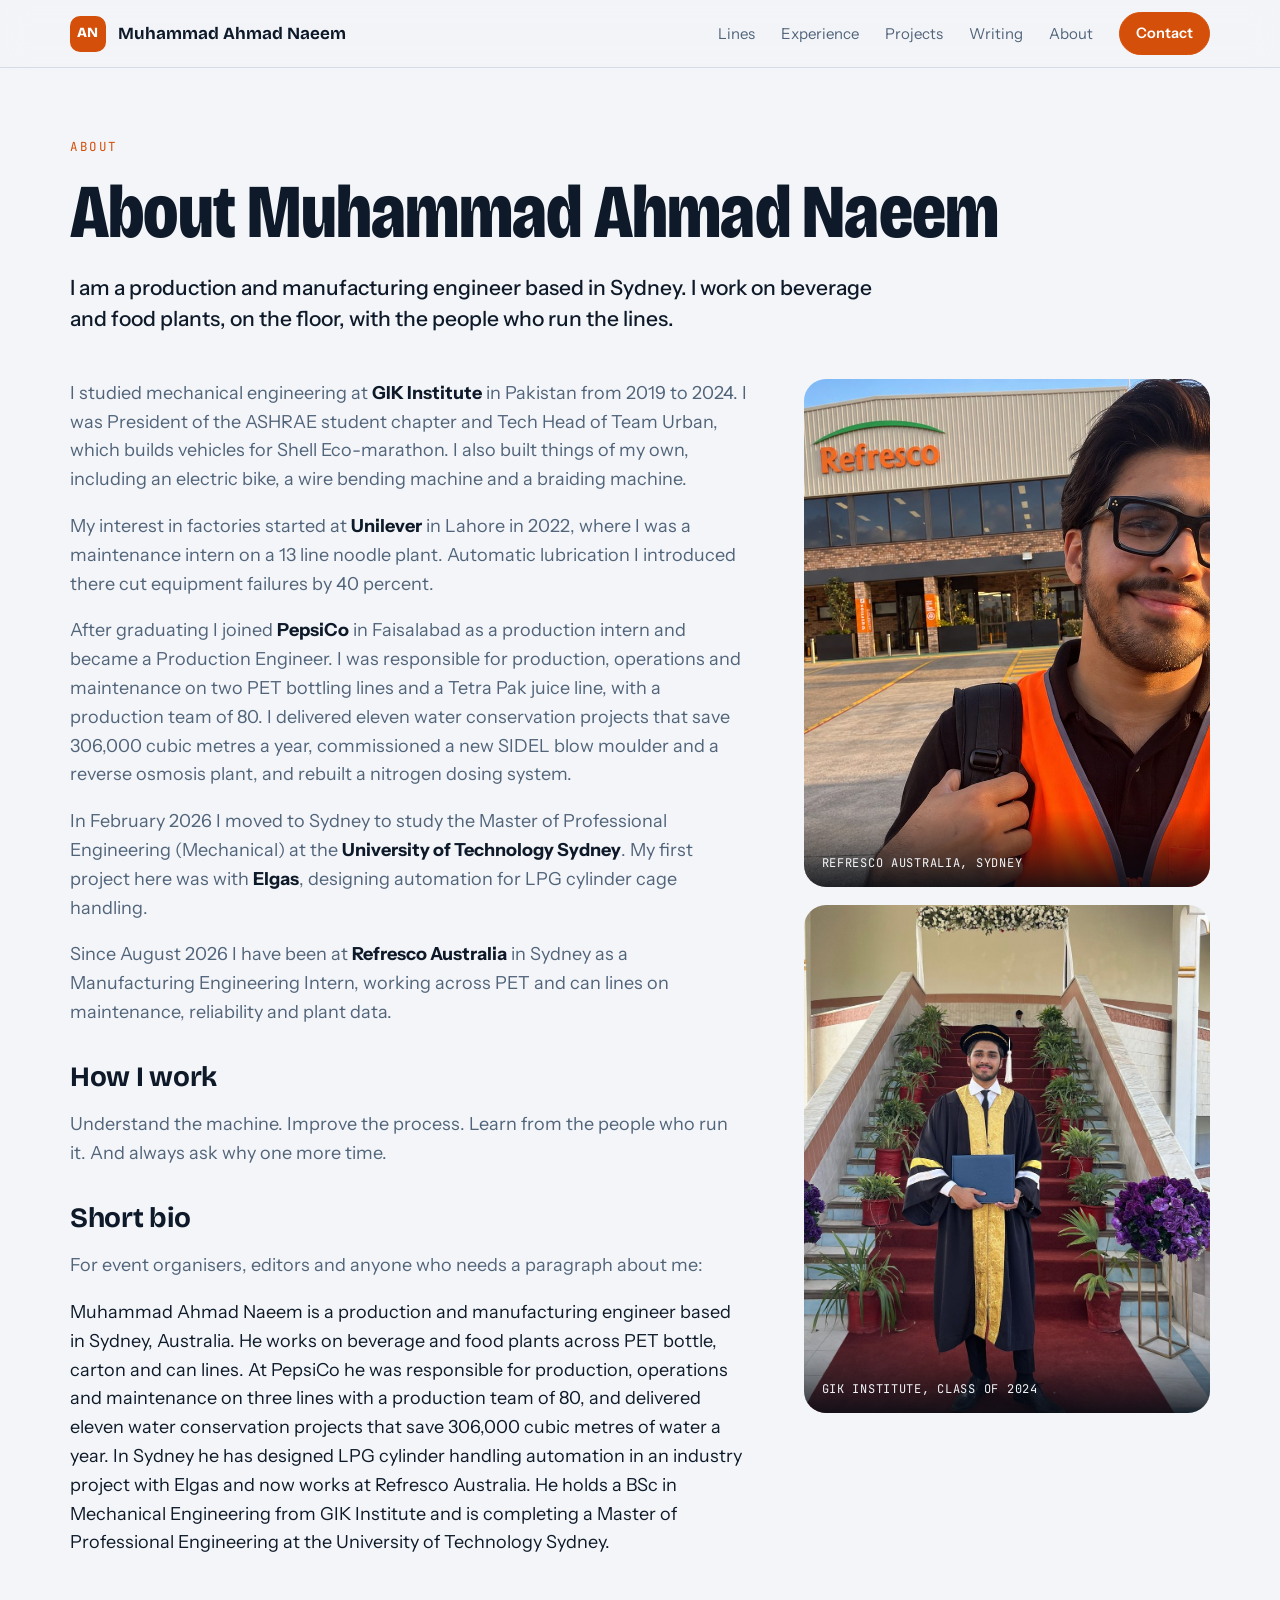
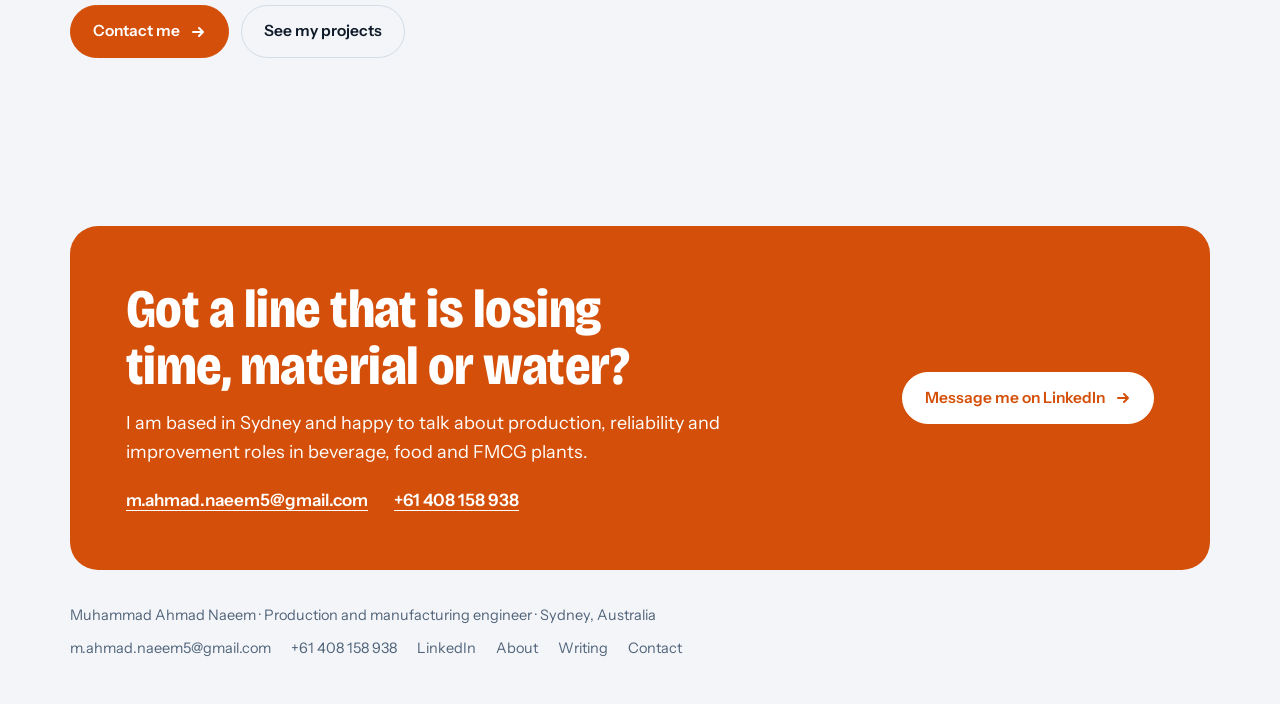
<file: about.html>
<!DOCTYPE html>
<html lang="en-AU"><head><meta charset="utf-8"><meta name="viewport" content="width=device-width,initial-scale=1,viewport-fit=cover"><meta name="claude:viewport-fit-sides" content="cover"><title>About Muhammad Ahmad Naeem | Production and Manufacturing Engineer</title><meta name="description" content="Muhammad Ahmad Naeem is a production and manufacturing engineer based in Sydney, Australia. He works on beverage and food plants across PET bottle, carton and can lines. At PepsiCo he was responsible for production, operations and maintenance on three lines with a production team of 80, and delivere"><meta name="author" content="Muhammad Ahmad Naeem"><link rel="canonical" href="https://ahmadnaeempbc.github.io/about.html"><link rel="icon" href="data:image/svg+xml,%3Csvg xmlns='http://www.w3.org/2000/svg' viewBox='0 0 64 64'%3E%3Crect width='64' height='64' rx='14' fill='%23ff7a1a'/%3E%3Ctext x='32' y='43' font-family='Arial,sans-serif' font-weight='700' font-size='28' text-anchor='middle' fill='%230b1420'%3EAN%3C/text%3E%3C/svg%3E"><meta property="og:type" content="profile"><meta property="og:title" content="About Muhammad Ahmad Naeem | Production and Manufacturing Engineer"><meta property="og:description" content="Muhammad Ahmad Naeem is a production and manufacturing engineer based in Sydney, Australia. He works on beverage and food plants across PET bottle, carton and can lines. At PepsiCo he was responsible for production, operations and maintenance on three lines with a production team of 80, and delivere"><meta property="og:url" content="https://ahmadnaeempbc.github.io/about.html"><meta property="og:image" content="https://ahmadnaeempbc.github.io/portrait.jpg"><meta property="og:site_name" content="Muhammad Ahmad Naeem"><meta name="twitter:card" content="summary"><link rel="preconnect" href="https://fonts.googleapis.com"><link rel="preconnect" href="https://fonts.gstatic.com" crossorigin><link rel="stylesheet" href="https://fonts.googleapis.com/css2?family=Bricolage+Grotesque:opsz,wdth,wght@12..96,75..100,400..800&family=Instrument+Sans:wght@400..700&family=JetBrains+Mono:wght@400;500&display=swap"><link rel="stylesheet" href="site.css"><script type="application/ld+json">{"@context": "https://schema.org", "@type": "AboutPage", "dateModified": "2026-11-21", "mainEntity": {"@type": "Person", "@id": "https://ahmadnaeempbc.github.io/#person", "name": "Muhammad Ahmad Naeem", "alternateName": ["Ahmad Naeem", "M Ahmad Naeem"], "jobTitle": "Production and Manufacturing Engineer", "description": "Muhammad Ahmad Naeem is a production and manufacturing engineer in Sydney, Australia. He works on beverage and food plants across PET bottle, carton and can lines: production, maintenance, reliability, loss reduction and plant data.", "url": "https://ahmadnaeempbc.github.io/", "image": "https://ahmadnaeempbc.github.io/portrait.jpg", "sameAs": ["https://www.linkedin.com/in/m-ahmad-naeem-/"], "email": "m.ahmad.naeem5@gmail.com", "telephone": "+61408158938", "address": {"@type": "PostalAddress", "addressLocality": "Sydney", "addressRegion": "NSW", "addressCountry": "AU"}, "worksFor": {"@type": "Organization", "name": "Refresco Australia"}, "alumniOf": [{"@type": "CollegeOrUniversity", "name": "University of Technology Sydney"}, {"@type": "CollegeOrUniversity", "name": "Ghulam Ishaq Khan Institute of Engineering Sciences and Technology"}], "knowsAbout": ["Production engineering", "Manufacturing engineering", "Beverage manufacturing", "Food manufacturing", "FMCG", "PET bottling lines", "PET blow moulding", "Tetra Pak aseptic carton filling", "Can lines", "Filling and packaging lines", "Overall equipment effectiveness", "Reliability engineering", "Root cause analysis", "FMEA", "Water conservation in manufacturing", "Material yield and loss reduction", "SAP PM", "Power BI", "Machine safety AS/NZS 4024"], "hasOccupation": {"@type": "Occupation", "name": "Manufacturing Engineer", "occupationLocation": {"@type": "Country", "name": "Australia"}, "skills": "Production, maintenance, reliability, commissioning, loss reduction, plant data"}}}</script></head><body><header class="nav"><div class="wrap"><a class="brand" href="./index.html"><span class="mark">AN</span><span class="full">Muhammad Ahmad Naeem</span></a><nav aria-label="Sections"><a href="./index.html#lines">Lines</a><a href="./index.html#experience">Experience</a><a href="./index.html#work">Projects</a><a href="writing.html">Writing</a><a href="about.html">About</a><a class="btn solid sm" href="contact.html">Contact</a></nav></div></header><main class="page"><div class="wrap"><span class="eyebrow">About</span><h1>About Muhammad Ahmad Naeem</h1><p class="lede">I am a production and manufacturing engineer based in Sydney. I work on beverage and food plants, on the floor, with the people who run the lines.</p><div class="cols2"><div class="prose"><p>I studied mechanical engineering at <strong>GIK Institute</strong> in Pakistan from 2019 to 2024. I was President of the ASHRAE student chapter and Tech Head of Team Urban, which builds vehicles for Shell Eco-marathon. I also built things of my own, including an electric bike, a wire bending machine and a braiding machine.</p><p>My interest in factories started at <strong>Unilever</strong> in Lahore in 2022, where I was a maintenance intern on a 13 line noodle plant. Automatic lubrication I introduced there cut equipment failures by 40 percent.</p><p>After graduating I joined <strong>PepsiCo</strong> in Faisalabad as a production intern and became a Production Engineer. I was responsible for production, operations and maintenance on two PET bottling lines and a Tetra Pak juice line, with a production team of 80. I delivered eleven water conservation projects that save 306,000 cubic metres a year, commissioned a new SIDEL blow moulder and a reverse osmosis plant, and rebuilt a nitrogen dosing system.</p><p>In February 2026 I moved to Sydney to study the Master of Professional Engineering (Mechanical) at the <strong>University of Technology Sydney</strong>. My first project here was with <strong>Elgas</strong>, designing automation for LPG cylinder cage handling.</p><p>Since August 2026 I have been at <strong>Refresco Australia</strong> in Sydney as a Manufacturing Engineering Intern, working across PET and can lines on maintenance, reliability and plant data.</p><h2>How I work</h2><p>Understand the machine. Improve the process. Learn from the people who run it. And always ask why one more time.</p><h2>Short bio</h2><p>For event organisers, editors and anyone who needs a paragraph about me:</p><p style="color:var(--ink)">Muhammad Ahmad Naeem is a production and manufacturing engineer based in Sydney, Australia. He works on beverage and food plants across PET bottle, carton and can lines. At PepsiCo he was responsible for production, operations and maintenance on three lines with a production team of 80, and delivered eleven water conservation projects that save 306,000 cubic metres of water a year. In Sydney he has designed LPG cylinder handling automation in an industry project with Elgas and now works at Refresco Australia. He holds a BSc in Mechanical Engineering from GIK Institute and is completing a Master of Professional Engineering at the University of Technology Sydney.</p><div class="cta"><a class="btn solid" href="contact.html">Contact me <svg class="arrow" viewBox="0 0 16 16" fill="none" stroke="currentColor" stroke-width="2" stroke-linecap="round" stroke-linejoin="round" aria-hidden="true"><path d="M3 8h10M9 4l4 4-4 4"/></svg></a><a class="btn line" href="./index.html#work">See my projects</a></div></div><div class="stack"><figure><img src="refresco.jpg" alt="Muhammad Ahmad Naeem in a high visibility vest outside the Refresco Australia plant in Sydney" loading="lazy"><figcaption>Refresco Australia, Sydney</figcaption></figure><figure><img src="graduation.jpg" alt="Muhammad Ahmad Naeem in a graduation gown holding his degree at GIK Institute" loading="lazy"><figcaption>GIK Institute, class of 2024</figcaption></figure></div></div></div></main><div style="height:84px"></div><section class="call" id="contact" style="padding-top:0"><div class="wrap"><div class="box"><div><h2>Got a line that is losing time, material or water?</h2><p>I am based in Sydney and happy to talk about production, reliability and improvement roles in beverage, food and FMCG plants.</p><div class="ways"><a href="mailto:m.ahmad.naeem5@gmail.com">m.ahmad.naeem5@gmail.com</a><a href="tel:+61408158938">+61 408 158 938</a></div></div><a class="btn" href="https://www.linkedin.com/in/m-ahmad-naeem-/" rel="me noopener">Message me on LinkedIn <svg class="arrow" viewBox="0 0 16 16" fill="none" stroke="currentColor" stroke-width="2" stroke-linecap="round" stroke-linejoin="round" aria-hidden="true"><path d="M3 8h10M9 4l4 4-4 4"/></svg></a></div></div></section><footer><div class="wrap"><span>Muhammad Ahmad Naeem · Production and manufacturing engineer · Sydney, Australia</span><nav aria-label="Contact"><a href="mailto:m.ahmad.naeem5@gmail.com">m.ahmad.naeem5@gmail.com</a><a href="tel:+61408158938">+61 408 158 938</a><a href="https://www.linkedin.com/in/m-ahmad-naeem-/" rel="me noopener">LinkedIn</a><a href="about.html">About</a><a href="writing.html">Writing</a><a href="contact.html">Contact</a></nav></div></footer></body></html>
</file>
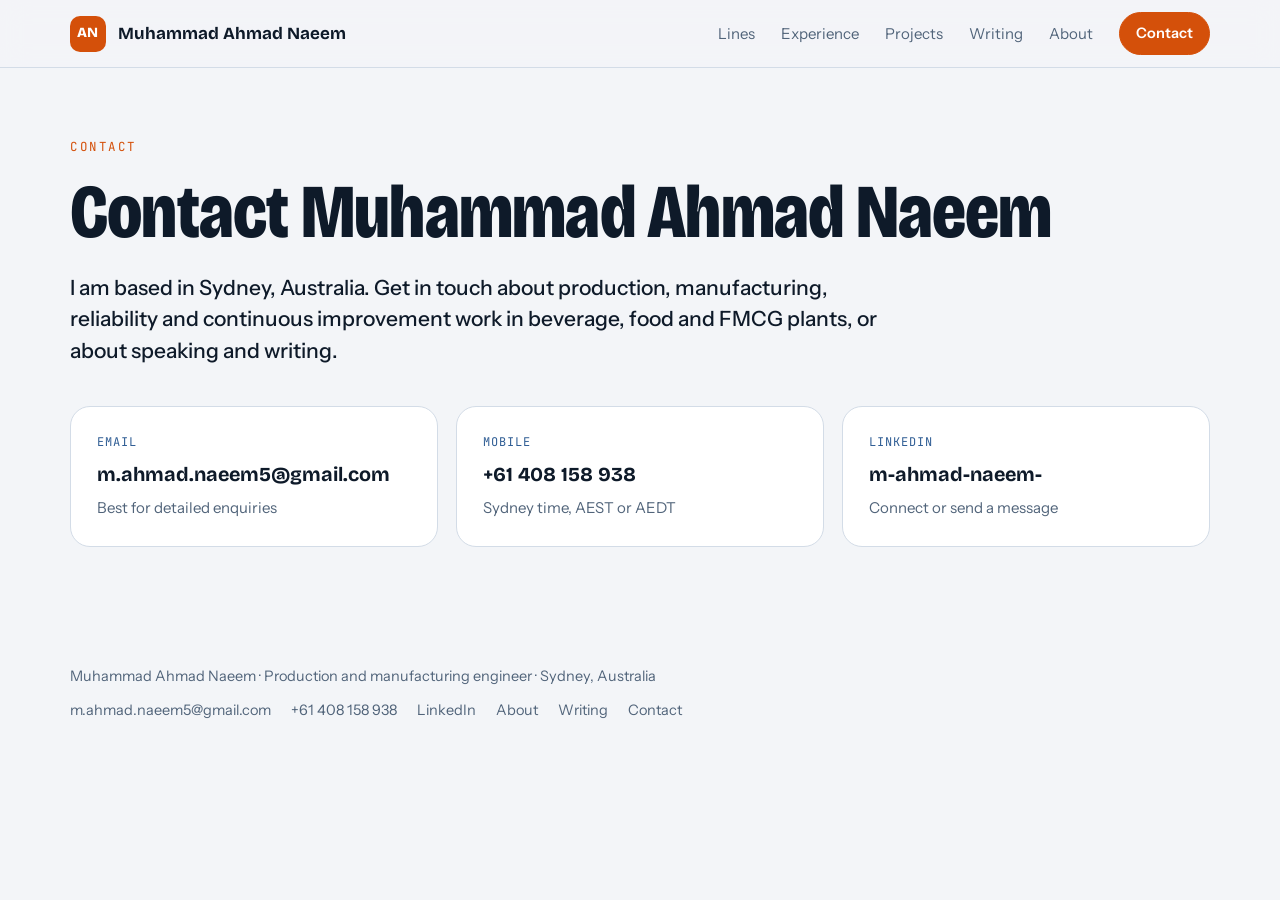
<file: contact.html>
<!DOCTYPE html>
<html lang="en-AU"><head><meta charset="utf-8"><meta name="viewport" content="width=device-width,initial-scale=1,viewport-fit=cover"><meta name="claude:viewport-fit-sides" content="cover"><title>Contact Muhammad Ahmad Naeem | Manufacturing Engineer, Sydney</title><meta name="description" content="Contact Muhammad Ahmad Naeem, production and manufacturing engineer in Sydney, Australia. Email m.ahmad.naeem5@gmail.com, mobile +61 408 158 938."><meta name="author" content="Muhammad Ahmad Naeem"><link rel="canonical" href="https://ahmadnaeempbc.github.io/contact.html"><link rel="icon" href="data:image/svg+xml,%3Csvg xmlns='http://www.w3.org/2000/svg' viewBox='0 0 64 64'%3E%3Crect width='64' height='64' rx='14' fill='%23ff7a1a'/%3E%3Ctext x='32' y='43' font-family='Arial,sans-serif' font-weight='700' font-size='28' text-anchor='middle' fill='%230b1420'%3EAN%3C/text%3E%3C/svg%3E"><meta property="og:type" content="website"><meta property="og:title" content="Contact Muhammad Ahmad Naeem | Manufacturing Engineer, Sydney"><meta property="og:description" content="Contact Muhammad Ahmad Naeem, production and manufacturing engineer in Sydney, Australia. Email m.ahmad.naeem5@gmail.com, mobile +61 408 158 938."><meta property="og:url" content="https://ahmadnaeempbc.github.io/contact.html"><meta property="og:image" content="https://ahmadnaeempbc.github.io/portrait.jpg"><meta property="og:site_name" content="Muhammad Ahmad Naeem"><meta name="twitter:card" content="summary"><link rel="preconnect" href="https://fonts.googleapis.com"><link rel="preconnect" href="https://fonts.gstatic.com" crossorigin><link rel="stylesheet" href="https://fonts.googleapis.com/css2?family=Bricolage+Grotesque:opsz,wdth,wght@12..96,75..100,400..800&family=Instrument+Sans:wght@400..700&family=JetBrains+Mono:wght@400;500&display=swap"><link rel="stylesheet" href="site.css"><script type="application/ld+json">{"@context": "https://schema.org", "@type": "ContactPage", "dateModified": "2026-11-21", "mainEntity": {"@type": "Person", "@id": "https://ahmadnaeempbc.github.io/#person", "name": "Muhammad Ahmad Naeem", "alternateName": ["Ahmad Naeem", "M Ahmad Naeem"], "jobTitle": "Production and Manufacturing Engineer", "description": "Muhammad Ahmad Naeem is a production and manufacturing engineer in Sydney, Australia. He works on beverage and food plants across PET bottle, carton and can lines: production, maintenance, reliability, loss reduction and plant data.", "url": "https://ahmadnaeempbc.github.io/", "image": "https://ahmadnaeempbc.github.io/portrait.jpg", "sameAs": ["https://www.linkedin.com/in/m-ahmad-naeem-/"], "email": "m.ahmad.naeem5@gmail.com", "telephone": "+61408158938", "address": {"@type": "PostalAddress", "addressLocality": "Sydney", "addressRegion": "NSW", "addressCountry": "AU"}, "worksFor": {"@type": "Organization", "name": "Refresco Australia"}, "alumniOf": [{"@type": "CollegeOrUniversity", "name": "University of Technology Sydney"}, {"@type": "CollegeOrUniversity", "name": "Ghulam Ishaq Khan Institute of Engineering Sciences and Technology"}], "knowsAbout": ["Production engineering", "Manufacturing engineering", "Beverage manufacturing", "Food manufacturing", "FMCG", "PET bottling lines", "PET blow moulding", "Tetra Pak aseptic carton filling", "Can lines", "Filling and packaging lines", "Overall equipment effectiveness", "Reliability engineering", "Root cause analysis", "FMEA", "Water conservation in manufacturing", "Material yield and loss reduction", "SAP PM", "Power BI", "Machine safety AS/NZS 4024"], "hasOccupation": {"@type": "Occupation", "name": "Manufacturing Engineer", "occupationLocation": {"@type": "Country", "name": "Australia"}, "skills": "Production, maintenance, reliability, commissioning, loss reduction, plant data"}}}</script></head><body><header class="nav"><div class="wrap"><a class="brand" href="./index.html"><span class="mark">AN</span><span class="full">Muhammad Ahmad Naeem</span></a><nav aria-label="Sections"><a href="./index.html#lines">Lines</a><a href="./index.html#experience">Experience</a><a href="./index.html#work">Projects</a><a href="writing.html">Writing</a><a href="about.html">About</a><a class="btn solid sm" href="contact.html">Contact</a></nav></div></header><main class="page"><div class="wrap"><span class="eyebrow">Contact</span><h1>Contact Muhammad Ahmad Naeem</h1><p class="lede">I am based in Sydney, Australia. Get in touch about production, manufacturing, reliability and continuous improvement work in beverage, food and FMCG plants, or about speaking and writing.</p><div class="contacts"><a class="card" href="mailto:m.ahmad.naeem5@gmail.com"><span class="tag">Email</span><b>m.ahmad.naeem5@gmail.com</b><span class="muted">Best for detailed enquiries</span></a><a class="card" href="tel:+61408158938"><span class="tag">Mobile</span><b>+61 408 158 938</b><span class="muted">Sydney time, AEST or AEDT</span></a><a class="card" href="https://www.linkedin.com/in/m-ahmad-naeem-/" rel="me noopener"><span class="tag">LinkedIn</span><b>m-ahmad-naeem-</b><span class="muted">Connect or send a message</span></a></div></div></main><div style="height:84px"></div><footer><div class="wrap"><span>Muhammad Ahmad Naeem · Production and manufacturing engineer · Sydney, Australia</span><nav aria-label="Contact"><a href="mailto:m.ahmad.naeem5@gmail.com">m.ahmad.naeem5@gmail.com</a><a href="tel:+61408158938">+61 408 158 938</a><a href="https://www.linkedin.com/in/m-ahmad-naeem-/" rel="me noopener">LinkedIn</a><a href="about.html">About</a><a href="writing.html">Writing</a><a href="contact.html">Contact</a></nav></div></footer></body></html>
</file>
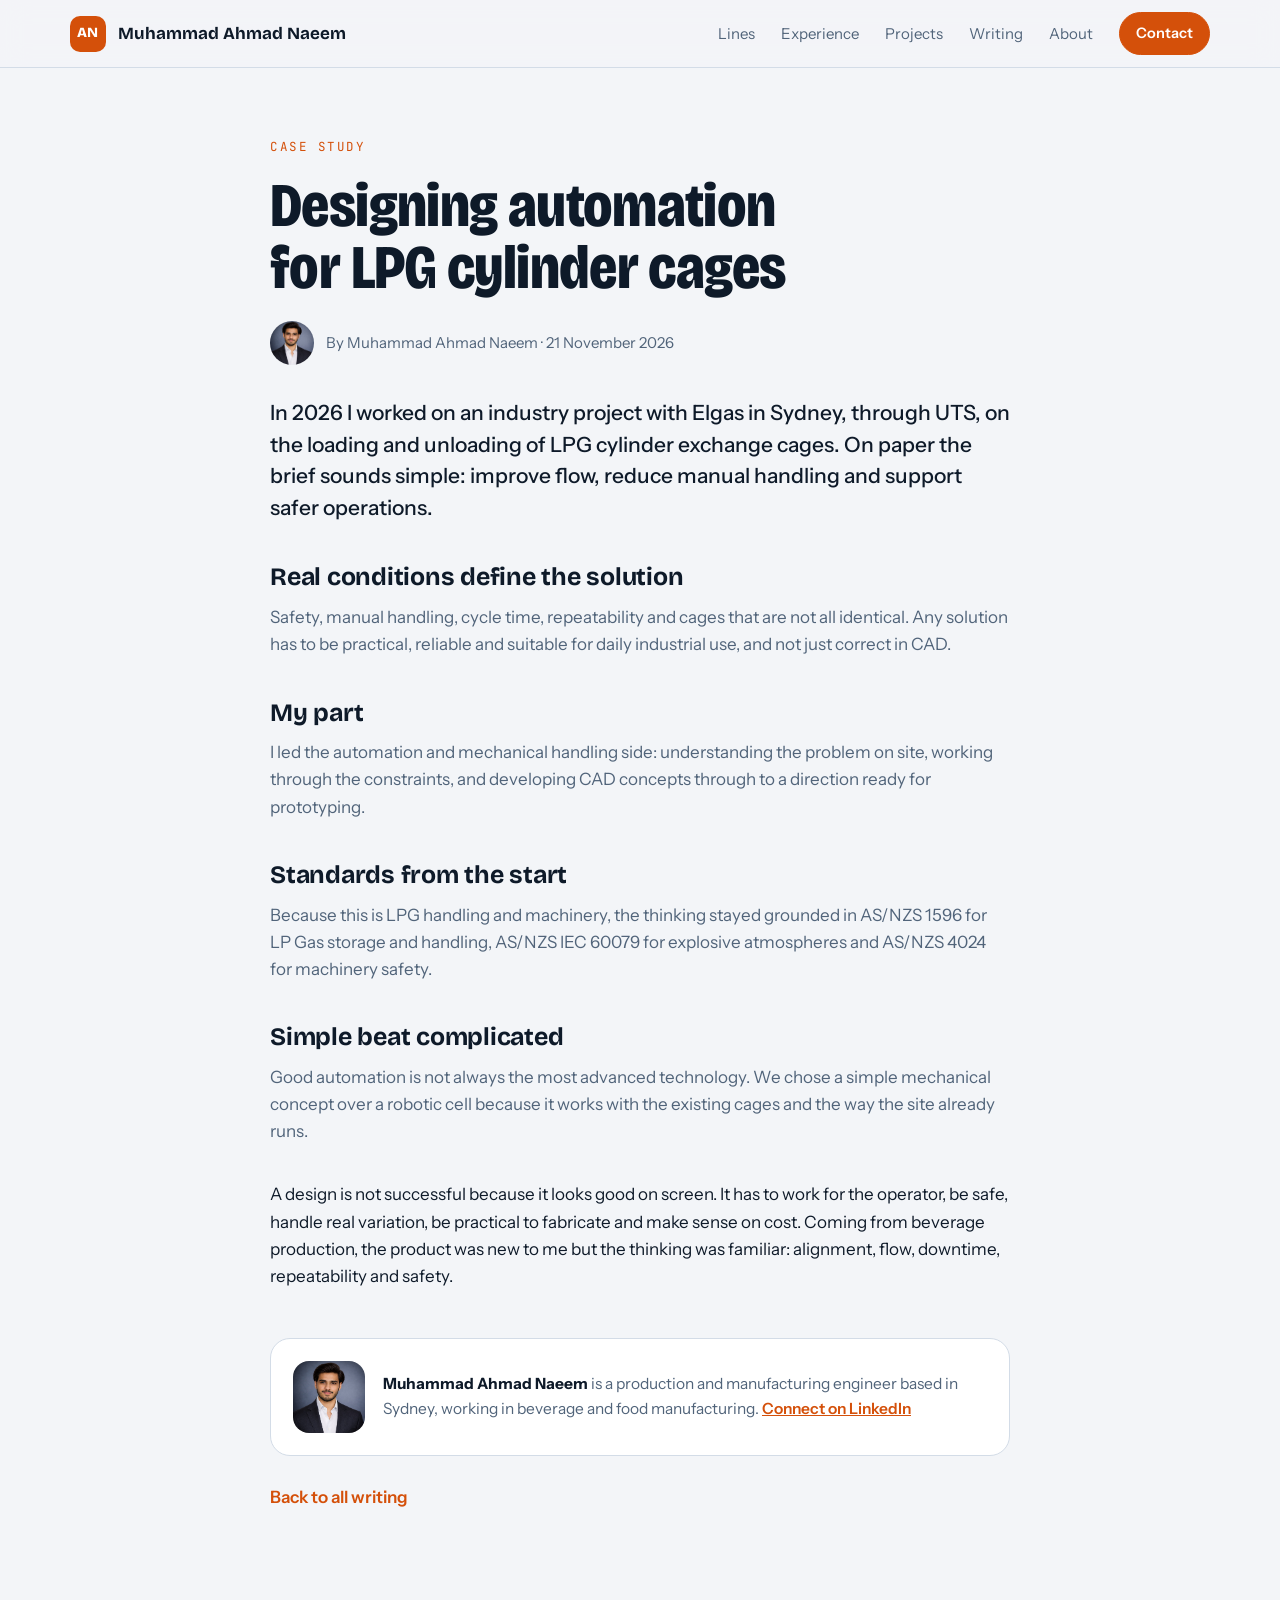
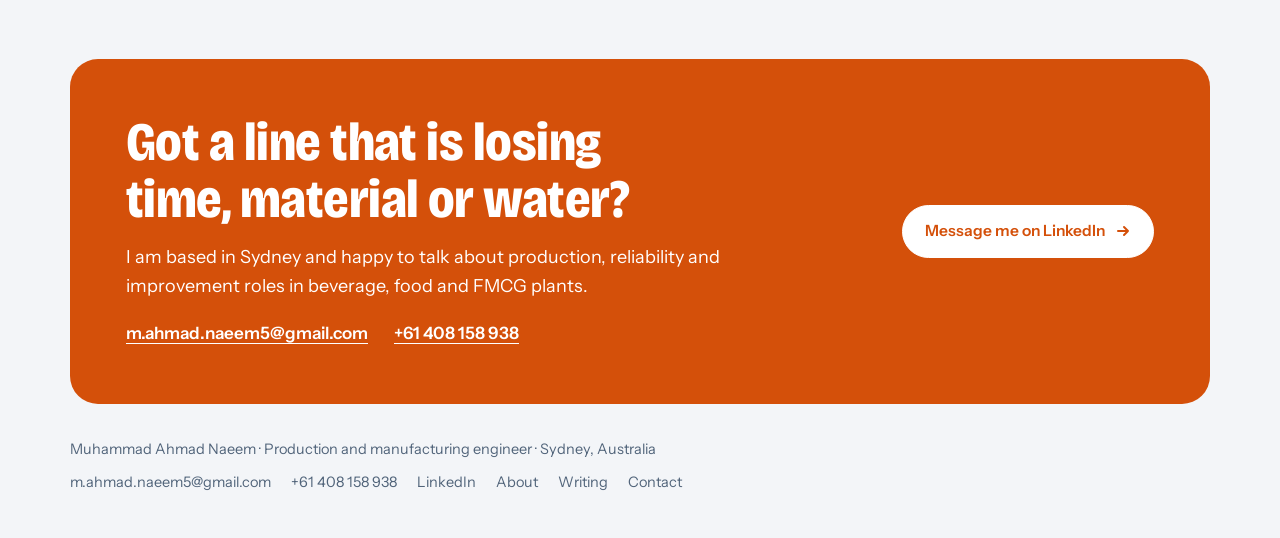
<file: designing-automation-for-lpg-cylinder-cages.html>
<!DOCTYPE html>
<html lang="en-AU"><head><meta charset="utf-8"><meta name="viewport" content="width=device-width,initial-scale=1,viewport-fit=cover"><meta name="claude:viewport-fit-sides" content="cover"><title>Designing automation for LPG cylinder cages | Muhammad Ahmad Naeem</title><meta name="description" content="What an industry project with Elgas taught me about designing automation for a real operating site."><meta name="author" content="Muhammad Ahmad Naeem"><link rel="canonical" href="https://ahmadnaeempbc.github.io/designing-automation-for-lpg-cylinder-cages.html"><link rel="icon" href="data:image/svg+xml,%3Csvg xmlns='http://www.w3.org/2000/svg' viewBox='0 0 64 64'%3E%3Crect width='64' height='64' rx='14' fill='%23ff7a1a'/%3E%3Ctext x='32' y='43' font-family='Arial,sans-serif' font-weight='700' font-size='28' text-anchor='middle' fill='%230b1420'%3EAN%3C/text%3E%3C/svg%3E"><meta property="og:type" content="article"><meta property="og:title" content="Designing automation for LPG cylinder cages | Muhammad Ahmad Naeem"><meta property="og:description" content="What an industry project with Elgas taught me about designing automation for a real operating site."><meta property="og:url" content="https://ahmadnaeempbc.github.io/designing-automation-for-lpg-cylinder-cages.html"><meta property="og:image" content="https://ahmadnaeempbc.github.io/portrait.jpg"><meta property="og:site_name" content="Muhammad Ahmad Naeem"><meta name="twitter:card" content="summary"><link rel="preconnect" href="https://fonts.googleapis.com"><link rel="preconnect" href="https://fonts.gstatic.com" crossorigin><link rel="stylesheet" href="https://fonts.googleapis.com/css2?family=Bricolage+Grotesque:opsz,wdth,wght@12..96,75..100,400..800&family=Instrument+Sans:wght@400..700&family=JetBrains+Mono:wght@400;500&display=swap"><link rel="stylesheet" href="site.css"><script type="application/ld+json">{"@context": "https://schema.org", "@type": "Article", "headline": "Designing automation for LPG cylinder cages", "description": "What an industry project with Elgas taught me about designing automation for a real operating site.", "datePublished": "2026-11-21", "dateModified": "2026-11-21", "mainEntityOfPage": "https://ahmadnaeempbc.github.io/designing-automation-for-lpg-cylinder-cages.html", "image": "https://ahmadnaeempbc.github.io/portrait.jpg", "author": {"@type": "Person", "@id": "https://ahmadnaeempbc.github.io/#person", "name": "Muhammad Ahmad Naeem", "url": "https://ahmadnaeempbc.github.io/"}}</script></head><body><header class="nav"><div class="wrap"><a class="brand" href="./index.html"><span class="mark">AN</span><span class="full">Muhammad Ahmad Naeem</span></a><nav aria-label="Sections"><a href="./index.html#lines">Lines</a><a href="./index.html#experience">Experience</a><a href="./index.html#work">Projects</a><a href="writing.html">Writing</a><a href="about.html">About</a><a class="btn solid sm" href="contact.html">Contact</a></nav></div></header><main class="article"><div class="wrap"><span class="eyebrow">Case study</span><h1>Designing automation for LPG cylinder cages</h1><div class="byline"><img src="portrait.jpg" alt=""><span>By Muhammad Ahmad Naeem · 21 November 2026</span></div><p class="standfirst">In 2026 I worked on an industry project with Elgas in Sydney, through UTS, on the loading and unloading of LPG cylinder exchange cages. On paper the brief sounds simple: improve flow, reduce manual handling and support safer operations.</p><h2>Real conditions define the solution</h2><p class="body">Safety, manual handling, cycle time, repeatability and cages that are not all identical. Any solution has to be practical, reliable and suitable for daily industrial use, and not just correct in CAD.</p><h2>My part</h2><p class="body">I led the automation and mechanical handling side: understanding the problem on site, working through the constraints, and developing CAD concepts through to a direction ready for prototyping.</p><h2>Standards from the start</h2><p class="body">Because this is LPG handling and machinery, the thinking stayed grounded in AS/NZS 1596 for LP Gas storage and handling, AS/NZS IEC 60079 for explosive atmospheres and AS/NZS 4024 for machinery safety.</p><h2>Simple beat complicated</h2><p class="body">Good automation is not always the most advanced technology. We chose a simple mechanical concept over a robotic cell because it works with the existing cages and the way the site already runs.</p><p class="body" style="margin-top:36px;color:var(--ink)">A design is not successful because it looks good on screen. It has to work for the operator, be safe, handle real variation, be practical to fabricate and make sense on cost. Coming from beverage production, the product was new to me but the thinking was familiar: alignment, flow, downtime, repeatability and safety.</p><div class="author"><img src="portrait.jpg" alt="Portrait of Muhammad Ahmad Naeem"><p><b style="color:var(--ink)">Muhammad Ahmad Naeem</b> is a production and manufacturing engineer based in Sydney, working in beverage and food manufacturing. <a href="https://www.linkedin.com/in/m-ahmad-naeem-/" rel="me noopener">Connect on LinkedIn</a></p></div><a class="back" href="writing.html">Back to all writing</a></div></main><div style="height:64px"></div><section class="call" id="contact" style="padding-top:0"><div class="wrap"><div class="box"><div><h2>Got a line that is losing time, material or water?</h2><p>I am based in Sydney and happy to talk about production, reliability and improvement roles in beverage, food and FMCG plants.</p><div class="ways"><a href="mailto:m.ahmad.naeem5@gmail.com">m.ahmad.naeem5@gmail.com</a><a href="tel:+61408158938">+61 408 158 938</a></div></div><a class="btn" href="https://www.linkedin.com/in/m-ahmad-naeem-/" rel="me noopener">Message me on LinkedIn <svg class="arrow" viewBox="0 0 16 16" fill="none" stroke="currentColor" stroke-width="2" stroke-linecap="round" stroke-linejoin="round" aria-hidden="true"><path d="M3 8h10M9 4l4 4-4 4"/></svg></a></div></div></section><footer><div class="wrap"><span>Muhammad Ahmad Naeem · Production and manufacturing engineer · Sydney, Australia</span><nav aria-label="Contact"><a href="mailto:m.ahmad.naeem5@gmail.com">m.ahmad.naeem5@gmail.com</a><a href="tel:+61408158938">+61 408 158 938</a><a href="https://www.linkedin.com/in/m-ahmad-naeem-/" rel="me noopener">LinkedIn</a><a href="about.html">About</a><a href="writing.html">Writing</a><a href="contact.html">Contact</a></nav></div></footer></body></html>
</file>
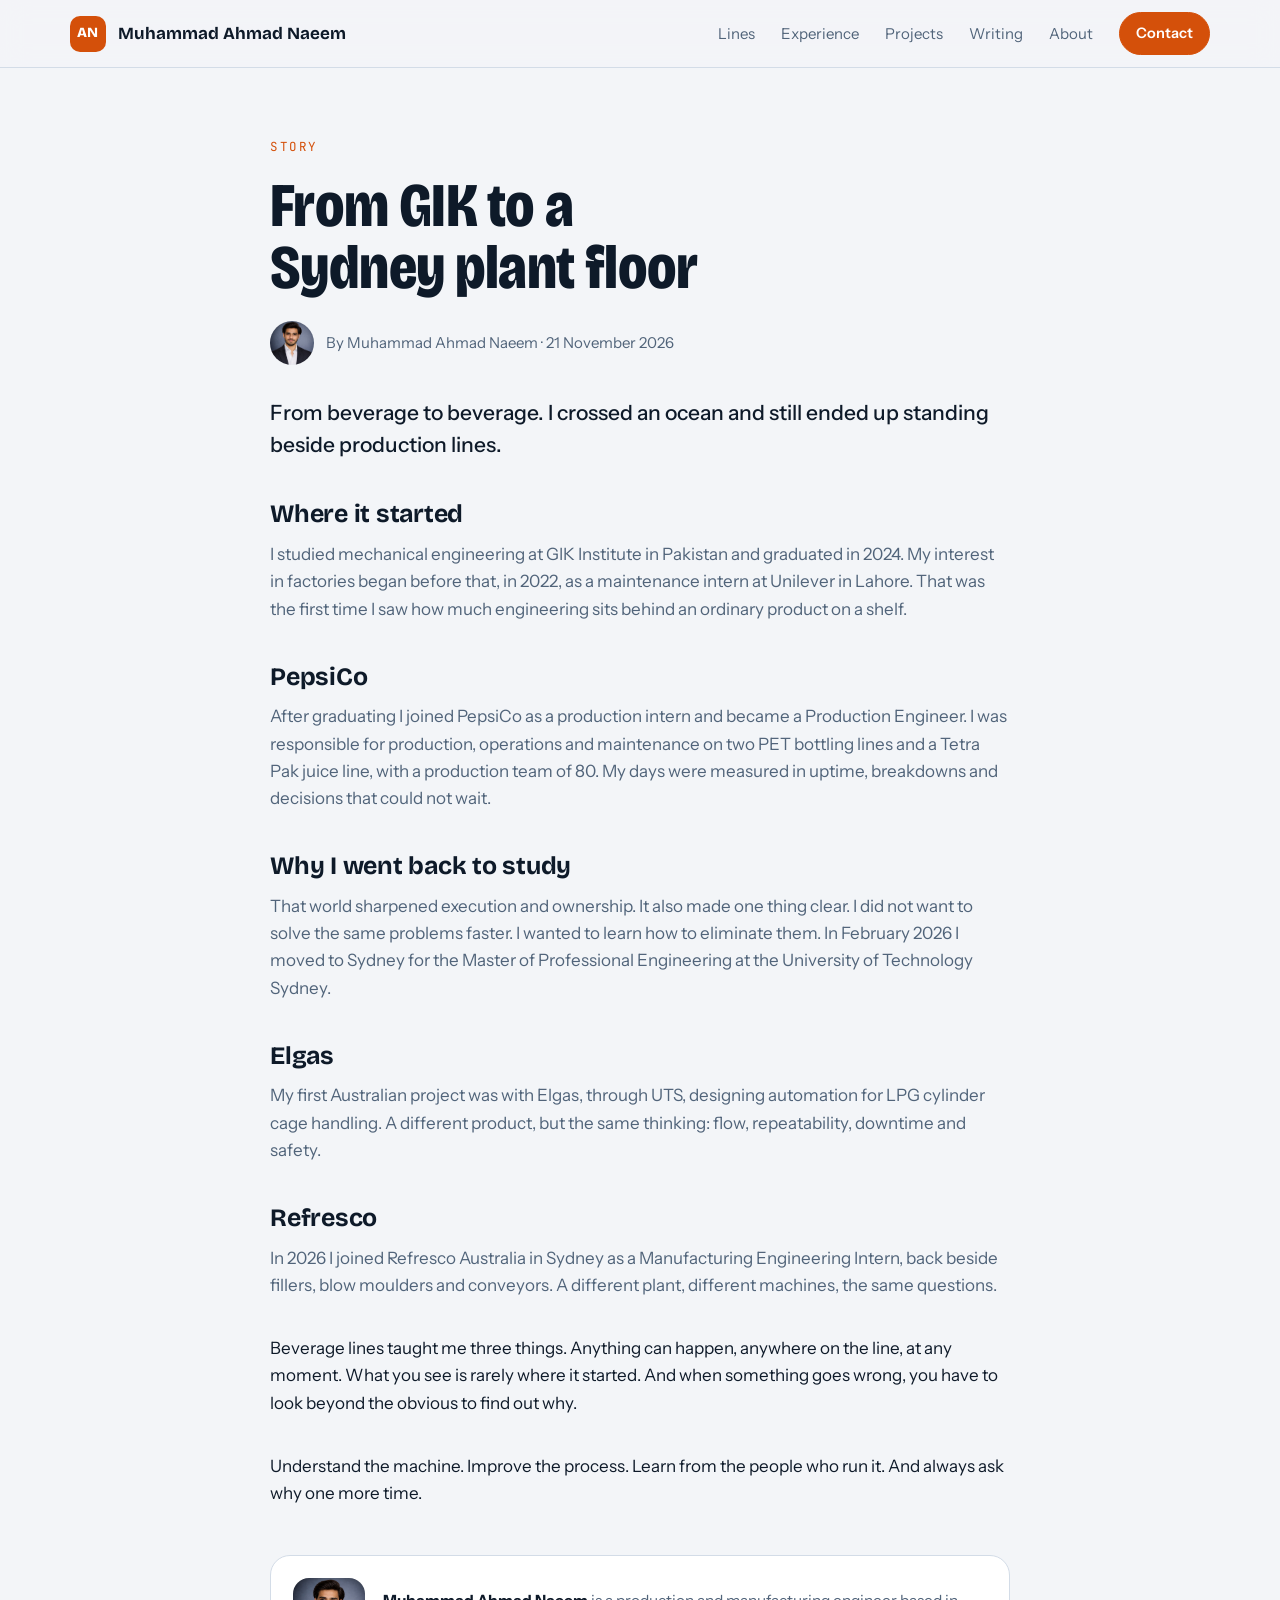
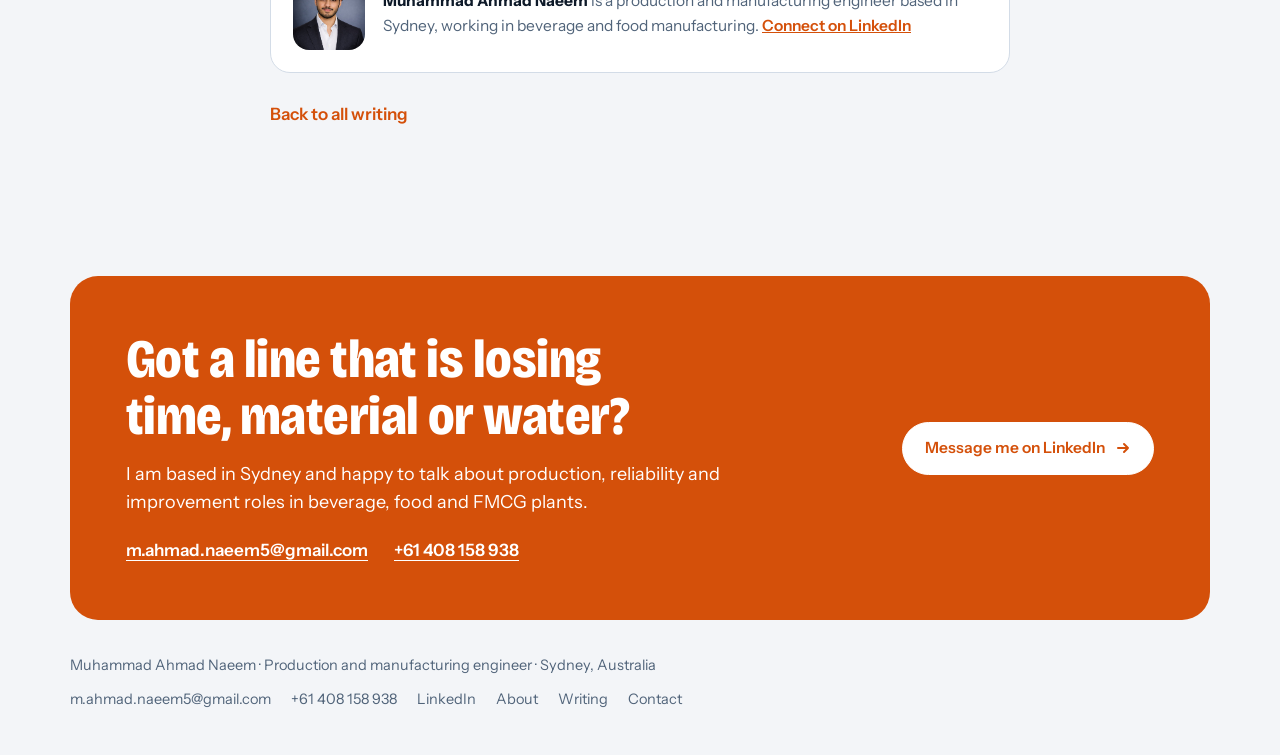
<file: from-gik-to-a-sydney-plant-floor.html>
<!DOCTYPE html>
<html lang="en-AU"><head><meta charset="utf-8"><meta name="viewport" content="width=device-width,initial-scale=1,viewport-fit=cover"><meta name="claude:viewport-fit-sides" content="cover"><title>From GIK to a Sydney plant floor | Muhammad Ahmad Naeem</title><meta name="description" content="How a mechanical engineering graduate from Pakistan ended up back beside fillers and blow moulders on the other side of the world."><meta name="author" content="Muhammad Ahmad Naeem"><link rel="canonical" href="https://ahmadnaeempbc.github.io/from-gik-to-a-sydney-plant-floor.html"><link rel="icon" href="data:image/svg+xml,%3Csvg xmlns='http://www.w3.org/2000/svg' viewBox='0 0 64 64'%3E%3Crect width='64' height='64' rx='14' fill='%23ff7a1a'/%3E%3Ctext x='32' y='43' font-family='Arial,sans-serif' font-weight='700' font-size='28' text-anchor='middle' fill='%230b1420'%3EAN%3C/text%3E%3C/svg%3E"><meta property="og:type" content="article"><meta property="og:title" content="From GIK to a Sydney plant floor | Muhammad Ahmad Naeem"><meta property="og:description" content="How a mechanical engineering graduate from Pakistan ended up back beside fillers and blow moulders on the other side of the world."><meta property="og:url" content="https://ahmadnaeempbc.github.io/from-gik-to-a-sydney-plant-floor.html"><meta property="og:image" content="https://ahmadnaeempbc.github.io/portrait.jpg"><meta property="og:site_name" content="Muhammad Ahmad Naeem"><meta name="twitter:card" content="summary"><link rel="preconnect" href="https://fonts.googleapis.com"><link rel="preconnect" href="https://fonts.gstatic.com" crossorigin><link rel="stylesheet" href="https://fonts.googleapis.com/css2?family=Bricolage+Grotesque:opsz,wdth,wght@12..96,75..100,400..800&family=Instrument+Sans:wght@400..700&family=JetBrains+Mono:wght@400;500&display=swap"><link rel="stylesheet" href="site.css"><script type="application/ld+json">{"@context": "https://schema.org", "@type": "Article", "headline": "From GIK to a Sydney plant floor", "description": "How a mechanical engineering graduate from Pakistan ended up back beside fillers and blow moulders on the other side of the world.", "datePublished": "2026-11-21", "dateModified": "2026-11-21", "mainEntityOfPage": "https://ahmadnaeempbc.github.io/from-gik-to-a-sydney-plant-floor.html", "image": "https://ahmadnaeempbc.github.io/portrait.jpg", "author": {"@type": "Person", "@id": "https://ahmadnaeempbc.github.io/#person", "name": "Muhammad Ahmad Naeem", "url": "https://ahmadnaeempbc.github.io/"}}</script></head><body><header class="nav"><div class="wrap"><a class="brand" href="./index.html"><span class="mark">AN</span><span class="full">Muhammad Ahmad Naeem</span></a><nav aria-label="Sections"><a href="./index.html#lines">Lines</a><a href="./index.html#experience">Experience</a><a href="./index.html#work">Projects</a><a href="writing.html">Writing</a><a href="about.html">About</a><a class="btn solid sm" href="contact.html">Contact</a></nav></div></header><main class="article"><div class="wrap"><span class="eyebrow">Story</span><h1>From GIK to a Sydney plant floor</h1><div class="byline"><img src="portrait.jpg" alt=""><span>By Muhammad Ahmad Naeem · 21 November 2026</span></div><p class="standfirst">From beverage to beverage. I crossed an ocean and still ended up standing beside production lines.</p><h2>Where it started</h2><p class="body">I studied mechanical engineering at GIK Institute in Pakistan and graduated in 2024. My interest in factories began before that, in 2022, as a maintenance intern at Unilever in Lahore. That was the first time I saw how much engineering sits behind an ordinary product on a shelf.</p><h2>PepsiCo</h2><p class="body">After graduating I joined PepsiCo as a production intern and became a Production Engineer. I was responsible for production, operations and maintenance on two PET bottling lines and a Tetra Pak juice line, with a production team of 80. My days were measured in uptime, breakdowns and decisions that could not wait.</p><h2>Why I went back to study</h2><p class="body">That world sharpened execution and ownership. It also made one thing clear. I did not want to solve the same problems faster. I wanted to learn how to eliminate them. In February 2026 I moved to Sydney for the Master of Professional Engineering at the University of Technology Sydney.</p><h2>Elgas</h2><p class="body">My first Australian project was with Elgas, through UTS, designing automation for LPG cylinder cage handling. A different product, but the same thinking: flow, repeatability, downtime and safety.</p><h2>Refresco</h2><p class="body">In 2026 I joined Refresco Australia in Sydney as a Manufacturing Engineering Intern, back beside fillers, blow moulders and conveyors. A different plant, different machines, the same questions.</p><p class="body" style="margin-top:36px;color:var(--ink)">Beverage lines taught me three things. Anything can happen, anywhere on the line, at any moment. What you see is rarely where it started. And when something goes wrong, you have to look beyond the obvious to find out why.</p><p class="body" style="margin-top:36px;color:var(--ink)">Understand the machine. Improve the process. Learn from the people who run it. And always ask why one more time.</p><div class="author"><img src="portrait.jpg" alt="Portrait of Muhammad Ahmad Naeem"><p><b style="color:var(--ink)">Muhammad Ahmad Naeem</b> is a production and manufacturing engineer based in Sydney, working in beverage and food manufacturing. <a href="https://www.linkedin.com/in/m-ahmad-naeem-/" rel="me noopener">Connect on LinkedIn</a></p></div><a class="back" href="writing.html">Back to all writing</a></div></main><div style="height:64px"></div><section class="call" id="contact" style="padding-top:0"><div class="wrap"><div class="box"><div><h2>Got a line that is losing time, material or water?</h2><p>I am based in Sydney and happy to talk about production, reliability and improvement roles in beverage, food and FMCG plants.</p><div class="ways"><a href="mailto:m.ahmad.naeem5@gmail.com">m.ahmad.naeem5@gmail.com</a><a href="tel:+61408158938">+61 408 158 938</a></div></div><a class="btn" href="https://www.linkedin.com/in/m-ahmad-naeem-/" rel="me noopener">Message me on LinkedIn <svg class="arrow" viewBox="0 0 16 16" fill="none" stroke="currentColor" stroke-width="2" stroke-linecap="round" stroke-linejoin="round" aria-hidden="true"><path d="M3 8h10M9 4l4 4-4 4"/></svg></a></div></div></section><footer><div class="wrap"><span>Muhammad Ahmad Naeem · Production and manufacturing engineer · Sydney, Australia</span><nav aria-label="Contact"><a href="mailto:m.ahmad.naeem5@gmail.com">m.ahmad.naeem5@gmail.com</a><a href="tel:+61408158938">+61 408 158 938</a><a href="https://www.linkedin.com/in/m-ahmad-naeem-/" rel="me noopener">LinkedIn</a><a href="about.html">About</a><a href="writing.html">Writing</a><a href="contact.html">Contact</a></nav></div></footer></body></html>
</file>
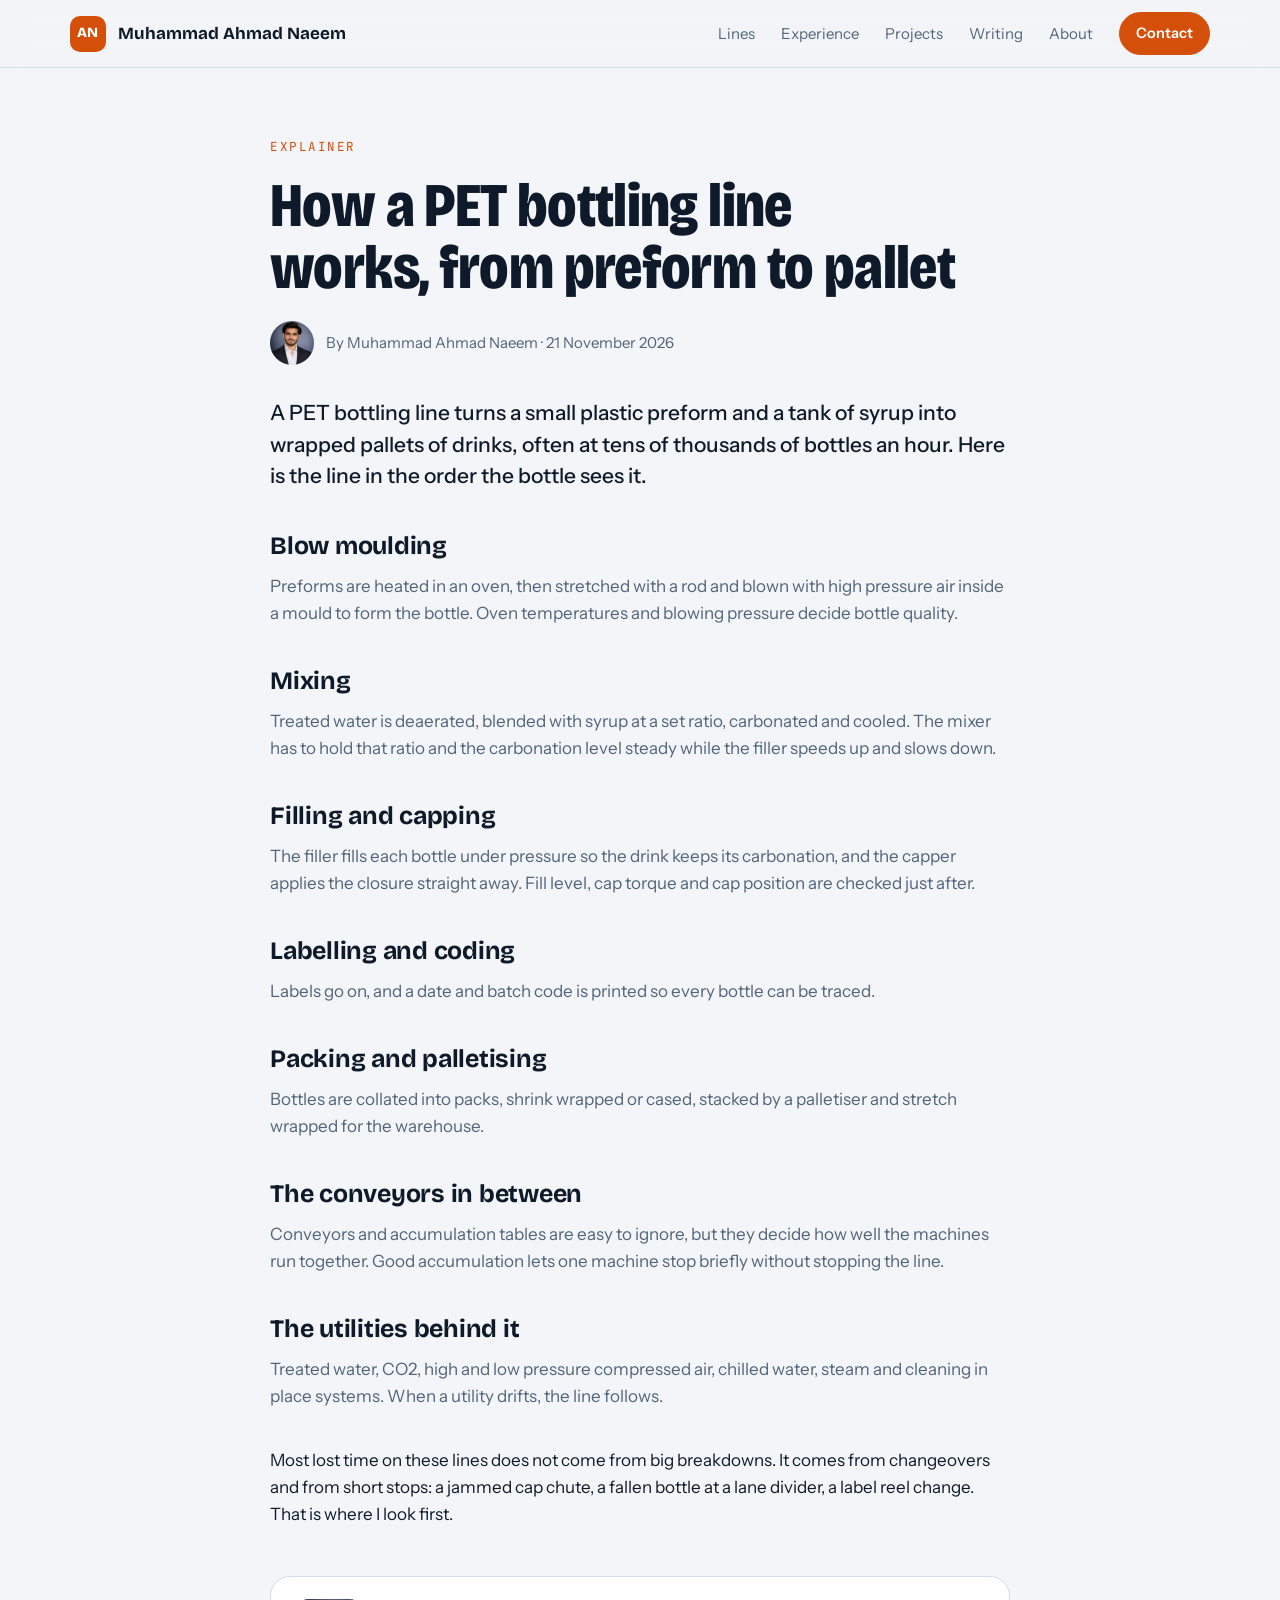
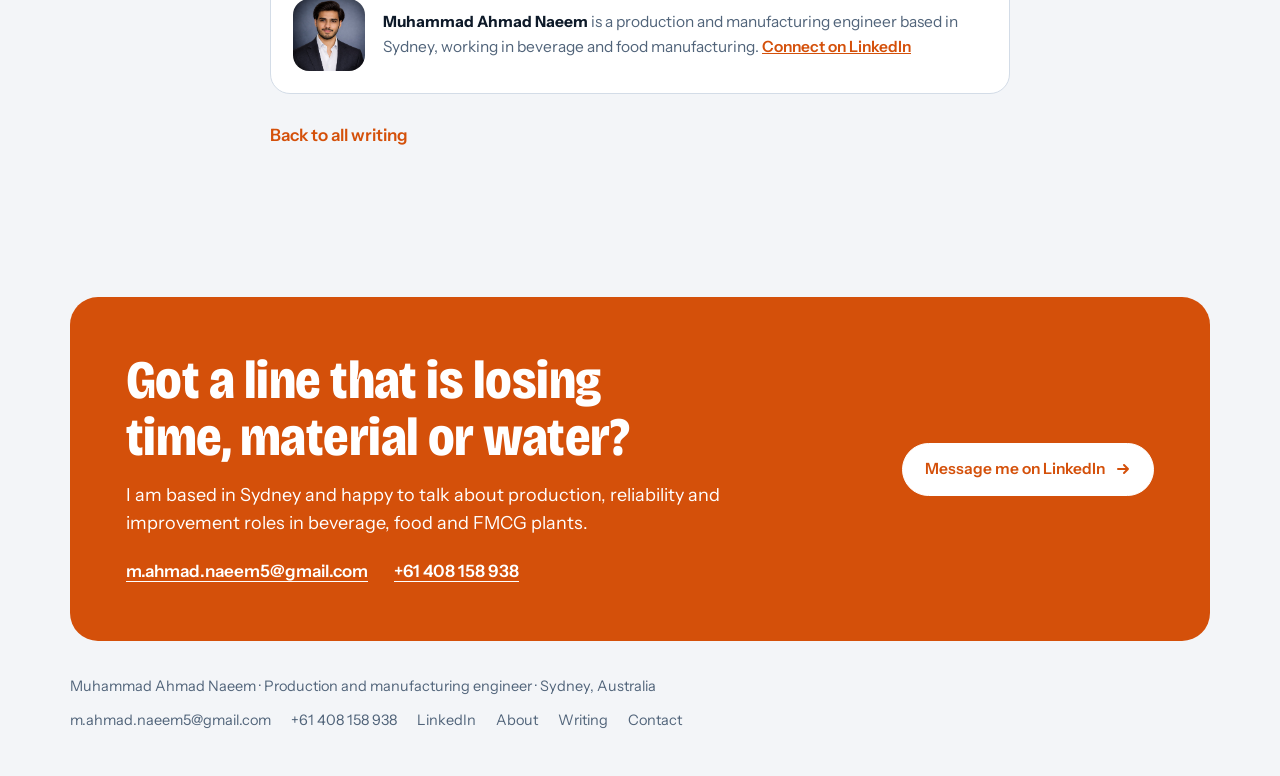
<file: how-a-pet-bottling-line-works.html>
<!DOCTYPE html>
<html lang="en-AU"><head><meta charset="utf-8"><meta name="viewport" content="width=device-width,initial-scale=1,viewport-fit=cover"><meta name="claude:viewport-fit-sides" content="cover"><title>How a PET bottling line works, from preform to pallet | Muhammad Ahmad Naeem</title><meta name="description" content="A plain walk through a PET soft drink line, machine by machine, and where these lines usually lose time."><meta name="author" content="Muhammad Ahmad Naeem"><link rel="canonical" href="https://ahmadnaeempbc.github.io/how-a-pet-bottling-line-works.html"><link rel="icon" href="data:image/svg+xml,%3Csvg xmlns='http://www.w3.org/2000/svg' viewBox='0 0 64 64'%3E%3Crect width='64' height='64' rx='14' fill='%23ff7a1a'/%3E%3Ctext x='32' y='43' font-family='Arial,sans-serif' font-weight='700' font-size='28' text-anchor='middle' fill='%230b1420'%3EAN%3C/text%3E%3C/svg%3E"><meta property="og:type" content="article"><meta property="og:title" content="How a PET bottling line works, from preform to pallet | Muhammad Ahmad Naeem"><meta property="og:description" content="A plain walk through a PET soft drink line, machine by machine, and where these lines usually lose time."><meta property="og:url" content="https://ahmadnaeempbc.github.io/how-a-pet-bottling-line-works.html"><meta property="og:image" content="https://ahmadnaeempbc.github.io/portrait.jpg"><meta property="og:site_name" content="Muhammad Ahmad Naeem"><meta name="twitter:card" content="summary"><link rel="preconnect" href="https://fonts.googleapis.com"><link rel="preconnect" href="https://fonts.gstatic.com" crossorigin><link rel="stylesheet" href="https://fonts.googleapis.com/css2?family=Bricolage+Grotesque:opsz,wdth,wght@12..96,75..100,400..800&family=Instrument+Sans:wght@400..700&family=JetBrains+Mono:wght@400;500&display=swap"><link rel="stylesheet" href="site.css"><script type="application/ld+json">{"@context": "https://schema.org", "@type": "Article", "headline": "How a PET bottling line works, from preform to pallet", "description": "A plain walk through a PET soft drink line, machine by machine, and where these lines usually lose time.", "datePublished": "2026-11-21", "dateModified": "2026-11-21", "mainEntityOfPage": "https://ahmadnaeempbc.github.io/how-a-pet-bottling-line-works.html", "image": "https://ahmadnaeempbc.github.io/portrait.jpg", "author": {"@type": "Person", "@id": "https://ahmadnaeempbc.github.io/#person", "name": "Muhammad Ahmad Naeem", "url": "https://ahmadnaeempbc.github.io/"}}</script></head><body><header class="nav"><div class="wrap"><a class="brand" href="./index.html"><span class="mark">AN</span><span class="full">Muhammad Ahmad Naeem</span></a><nav aria-label="Sections"><a href="./index.html#lines">Lines</a><a href="./index.html#experience">Experience</a><a href="./index.html#work">Projects</a><a href="writing.html">Writing</a><a href="about.html">About</a><a class="btn solid sm" href="contact.html">Contact</a></nav></div></header><main class="article"><div class="wrap"><span class="eyebrow">Explainer</span><h1>How a PET bottling line works, from preform to pallet</h1><div class="byline"><img src="portrait.jpg" alt=""><span>By Muhammad Ahmad Naeem · 21 November 2026</span></div><p class="standfirst">A PET bottling line turns a small plastic preform and a tank of syrup into wrapped pallets of drinks, often at tens of thousands of bottles an hour. Here is the line in the order the bottle sees it.</p><h2>Blow moulding</h2><p class="body">Preforms are heated in an oven, then stretched with a rod and blown with high pressure air inside a mould to form the bottle. Oven temperatures and blowing pressure decide bottle quality.</p><h2>Mixing</h2><p class="body">Treated water is deaerated, blended with syrup at a set ratio, carbonated and cooled. The mixer has to hold that ratio and the carbonation level steady while the filler speeds up and slows down.</p><h2>Filling and capping</h2><p class="body">The filler fills each bottle under pressure so the drink keeps its carbonation, and the capper applies the closure straight away. Fill level, cap torque and cap position are checked just after.</p><h2>Labelling and coding</h2><p class="body">Labels go on, and a date and batch code is printed so every bottle can be traced.</p><h2>Packing and palletising</h2><p class="body">Bottles are collated into packs, shrink wrapped or cased, stacked by a palletiser and stretch wrapped for the warehouse.</p><h2>The conveyors in between</h2><p class="body">Conveyors and accumulation tables are easy to ignore, but they decide how well the machines run together. Good accumulation lets one machine stop briefly without stopping the line.</p><h2>The utilities behind it</h2><p class="body">Treated water, CO2, high and low pressure compressed air, chilled water, steam and cleaning in place systems. When a utility drifts, the line follows.</p><p class="body" style="margin-top:36px;color:var(--ink)">Most lost time on these lines does not come from big breakdowns. It comes from changeovers and from short stops: a jammed cap chute, a fallen bottle at a lane divider, a label reel change. That is where I look first.</p><div class="author"><img src="portrait.jpg" alt="Portrait of Muhammad Ahmad Naeem"><p><b style="color:var(--ink)">Muhammad Ahmad Naeem</b> is a production and manufacturing engineer based in Sydney, working in beverage and food manufacturing. <a href="https://www.linkedin.com/in/m-ahmad-naeem-/" rel="me noopener">Connect on LinkedIn</a></p></div><a class="back" href="writing.html">Back to all writing</a></div></main><div style="height:64px"></div><section class="call" id="contact" style="padding-top:0"><div class="wrap"><div class="box"><div><h2>Got a line that is losing time, material or water?</h2><p>I am based in Sydney and happy to talk about production, reliability and improvement roles in beverage, food and FMCG plants.</p><div class="ways"><a href="mailto:m.ahmad.naeem5@gmail.com">m.ahmad.naeem5@gmail.com</a><a href="tel:+61408158938">+61 408 158 938</a></div></div><a class="btn" href="https://www.linkedin.com/in/m-ahmad-naeem-/" rel="me noopener">Message me on LinkedIn <svg class="arrow" viewBox="0 0 16 16" fill="none" stroke="currentColor" stroke-width="2" stroke-linecap="round" stroke-linejoin="round" aria-hidden="true"><path d="M3 8h10M9 4l4 4-4 4"/></svg></a></div></div></section><footer><div class="wrap"><span>Muhammad Ahmad Naeem · Production and manufacturing engineer · Sydney, Australia</span><nav aria-label="Contact"><a href="mailto:m.ahmad.naeem5@gmail.com">m.ahmad.naeem5@gmail.com</a><a href="tel:+61408158938">+61 408 158 938</a><a href="https://www.linkedin.com/in/m-ahmad-naeem-/" rel="me noopener">LinkedIn</a><a href="about.html">About</a><a href="writing.html">Writing</a><a href="contact.html">Contact</a></nav></div></footer></body></html>
</file>
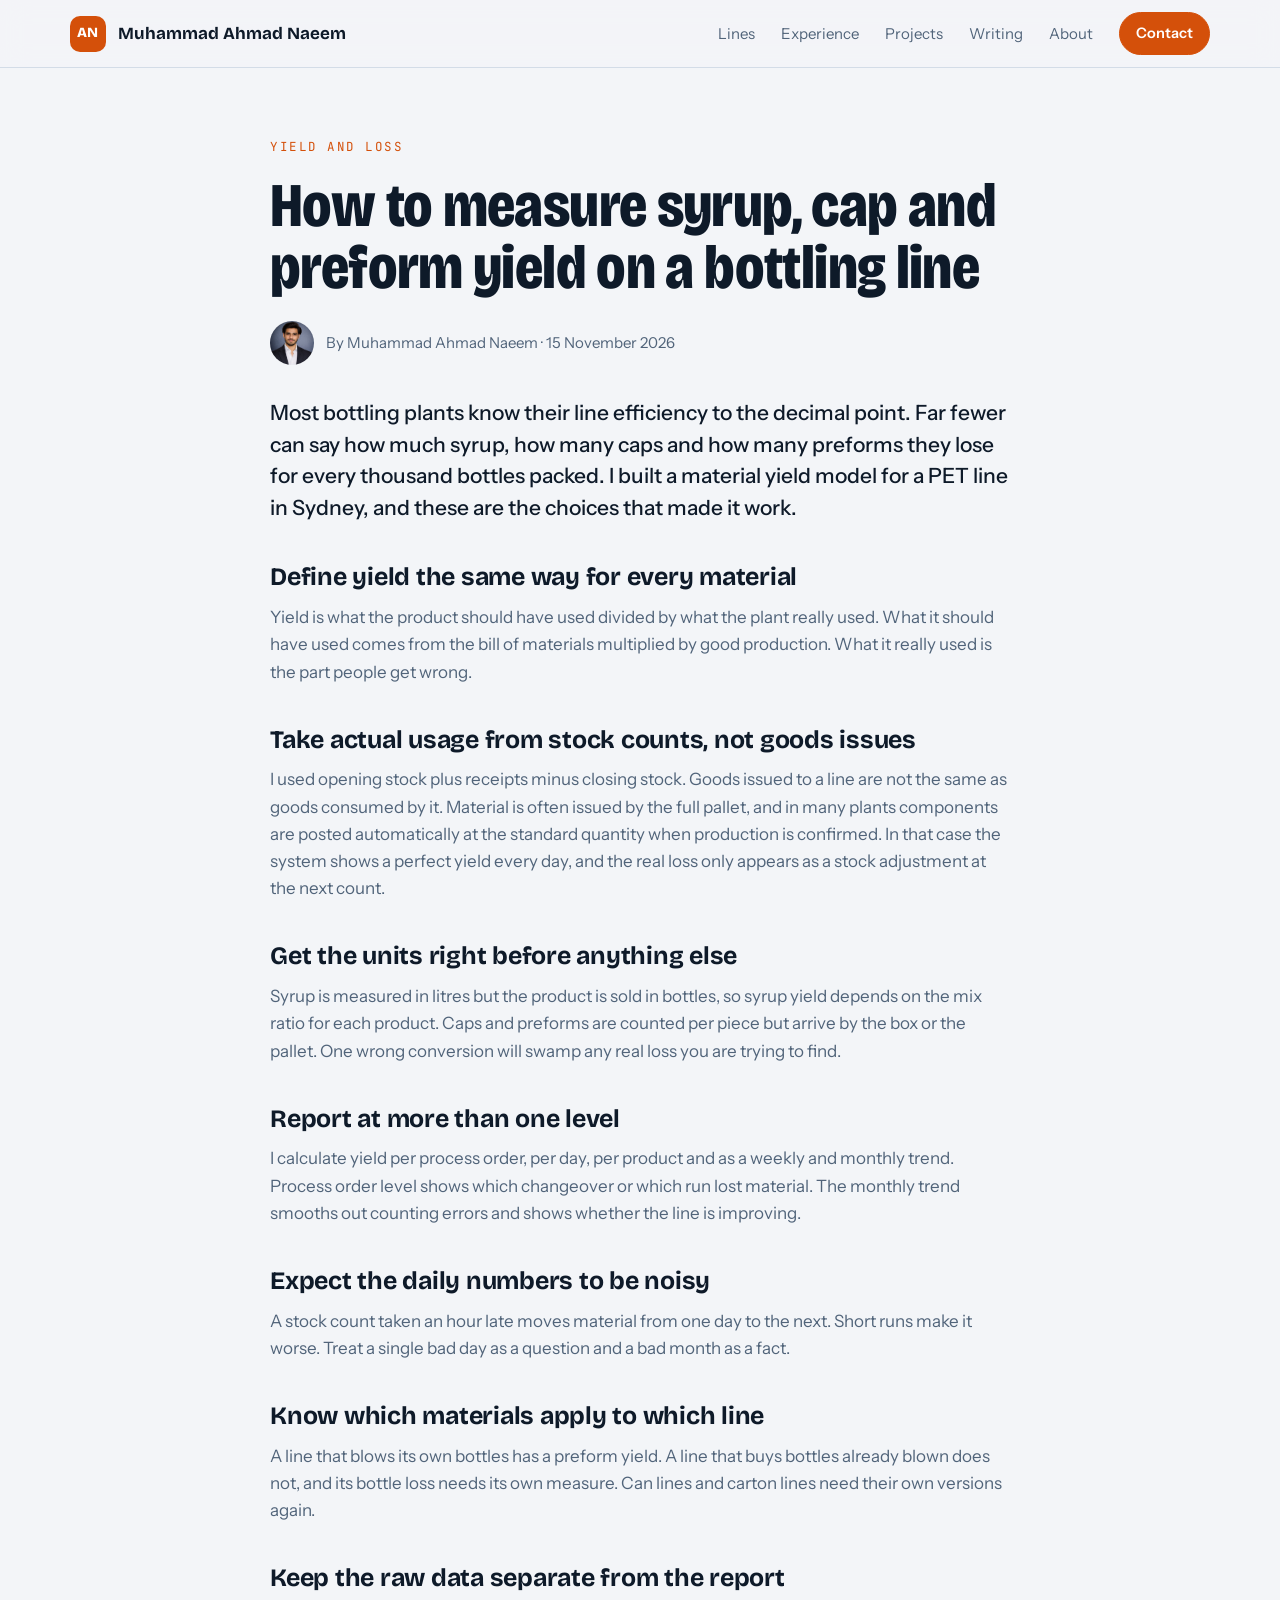
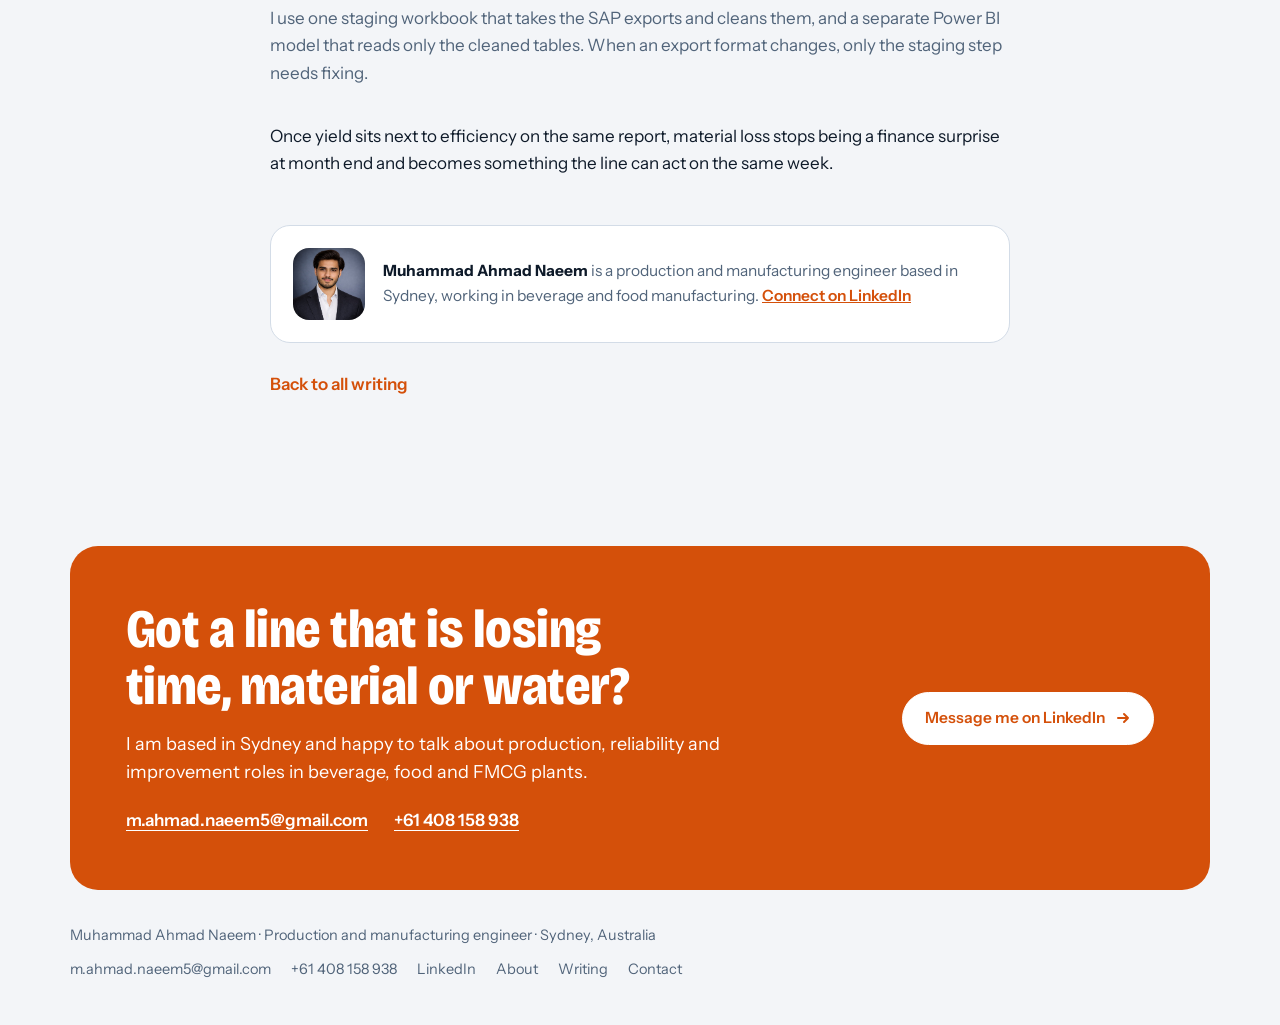
<file: measuring-material-yield-on-a-bottling-line.html>
<!DOCTYPE html>
<html lang="en-AU"><head><meta charset="utf-8"><meta name="viewport" content="width=device-width,initial-scale=1,viewport-fit=cover"><meta name="claude:viewport-fit-sides" content="cover"><title>How to measure syrup, cap and preform yield on a bottling line | Muhammad Ahmad Naeem</title><meta name="description" content="The choices that make a material yield model work on a PET line, starting with stock counts instead of goods issues."><meta name="author" content="Muhammad Ahmad Naeem"><link rel="canonical" href="https://ahmadnaeempbc.github.io/measuring-material-yield-on-a-bottling-line.html"><link rel="icon" href="data:image/svg+xml,%3Csvg xmlns='http://www.w3.org/2000/svg' viewBox='0 0 64 64'%3E%3Crect width='64' height='64' rx='14' fill='%23ff7a1a'/%3E%3Ctext x='32' y='43' font-family='Arial,sans-serif' font-weight='700' font-size='28' text-anchor='middle' fill='%230b1420'%3EAN%3C/text%3E%3C/svg%3E"><meta property="og:type" content="article"><meta property="og:title" content="How to measure syrup, cap and preform yield on a bottling line | Muhammad Ahmad Naeem"><meta property="og:description" content="The choices that make a material yield model work on a PET line, starting with stock counts instead of goods issues."><meta property="og:url" content="https://ahmadnaeempbc.github.io/measuring-material-yield-on-a-bottling-line.html"><meta property="og:image" content="https://ahmadnaeempbc.github.io/portrait.jpg"><meta property="og:site_name" content="Muhammad Ahmad Naeem"><meta name="twitter:card" content="summary"><link rel="preconnect" href="https://fonts.googleapis.com"><link rel="preconnect" href="https://fonts.gstatic.com" crossorigin><link rel="stylesheet" href="https://fonts.googleapis.com/css2?family=Bricolage+Grotesque:opsz,wdth,wght@12..96,75..100,400..800&family=Instrument+Sans:wght@400..700&family=JetBrains+Mono:wght@400;500&display=swap"><link rel="stylesheet" href="site.css"><script type="application/ld+json">{"@context": "https://schema.org", "@type": "Article", "headline": "How to measure syrup, cap and preform yield on a bottling line", "description": "The choices that make a material yield model work on a PET line, starting with stock counts instead of goods issues.", "datePublished": "2026-11-15", "dateModified": "2026-11-15", "mainEntityOfPage": "https://ahmadnaeempbc.github.io/measuring-material-yield-on-a-bottling-line.html", "image": "https://ahmadnaeempbc.github.io/portrait.jpg", "author": {"@type": "Person", "@id": "https://ahmadnaeempbc.github.io/#person", "name": "Muhammad Ahmad Naeem", "url": "https://ahmadnaeempbc.github.io/"}}</script></head><body><header class="nav"><div class="wrap"><a class="brand" href="./index.html"><span class="mark">AN</span><span class="full">Muhammad Ahmad Naeem</span></a><nav aria-label="Sections"><a href="./index.html#lines">Lines</a><a href="./index.html#experience">Experience</a><a href="./index.html#work">Projects</a><a href="writing.html">Writing</a><a href="about.html">About</a><a class="btn solid sm" href="contact.html">Contact</a></nav></div></header><main class="article"><div class="wrap"><span class="eyebrow">Yield and loss</span><h1>How to measure syrup, cap and preform yield on a bottling line</h1><div class="byline"><img src="portrait.jpg" alt=""><span>By Muhammad Ahmad Naeem · 15 November 2026</span></div><p class="standfirst">Most bottling plants know their line efficiency to the decimal point. Far fewer can say how much syrup, how many caps and how many preforms they lose for every thousand bottles packed. I built a material yield model for a PET line in Sydney, and these are the choices that made it work.</p><h2>Define yield the same way for every material</h2><p class="body">Yield is what the product should have used divided by what the plant really used. What it should have used comes from the bill of materials multiplied by good production. What it really used is the part people get wrong.</p><h2>Take actual usage from stock counts, not goods issues</h2><p class="body">I used opening stock plus receipts minus closing stock. Goods issued to a line are not the same as goods consumed by it. Material is often issued by the full pallet, and in many plants components are posted automatically at the standard quantity when production is confirmed. In that case the system shows a perfect yield every day, and the real loss only appears as a stock adjustment at the next count.</p><h2>Get the units right before anything else</h2><p class="body">Syrup is measured in litres but the product is sold in bottles, so syrup yield depends on the mix ratio for each product. Caps and preforms are counted per piece but arrive by the box or the pallet. One wrong conversion will swamp any real loss you are trying to find.</p><h2>Report at more than one level</h2><p class="body">I calculate yield per process order, per day, per product and as a weekly and monthly trend. Process order level shows which changeover or which run lost material. The monthly trend smooths out counting errors and shows whether the line is improving.</p><h2>Expect the daily numbers to be noisy</h2><p class="body">A stock count taken an hour late moves material from one day to the next. Short runs make it worse. Treat a single bad day as a question and a bad month as a fact.</p><h2>Know which materials apply to which line</h2><p class="body">A line that blows its own bottles has a preform yield. A line that buys bottles already blown does not, and its bottle loss needs its own measure. Can lines and carton lines need their own versions again.</p><h2>Keep the raw data separate from the report</h2><p class="body">I use one staging workbook that takes the SAP exports and cleans them, and a separate Power BI model that reads only the cleaned tables. When an export format changes, only the staging step needs fixing.</p><p class="body" style="margin-top:36px;color:var(--ink)">Once yield sits next to efficiency on the same report, material loss stops being a finance surprise at month end and becomes something the line can act on the same week.</p><div class="author"><img src="portrait.jpg" alt="Portrait of Muhammad Ahmad Naeem"><p><b style="color:var(--ink)">Muhammad Ahmad Naeem</b> is a production and manufacturing engineer based in Sydney, working in beverage and food manufacturing. <a href="https://www.linkedin.com/in/m-ahmad-naeem-/" rel="me noopener">Connect on LinkedIn</a></p></div><a class="back" href="writing.html">Back to all writing</a></div></main><div style="height:64px"></div><section class="call" id="contact" style="padding-top:0"><div class="wrap"><div class="box"><div><h2>Got a line that is losing time, material or water?</h2><p>I am based in Sydney and happy to talk about production, reliability and improvement roles in beverage, food and FMCG plants.</p><div class="ways"><a href="mailto:m.ahmad.naeem5@gmail.com">m.ahmad.naeem5@gmail.com</a><a href="tel:+61408158938">+61 408 158 938</a></div></div><a class="btn" href="https://www.linkedin.com/in/m-ahmad-naeem-/" rel="me noopener">Message me on LinkedIn <svg class="arrow" viewBox="0 0 16 16" fill="none" stroke="currentColor" stroke-width="2" stroke-linecap="round" stroke-linejoin="round" aria-hidden="true"><path d="M3 8h10M9 4l4 4-4 4"/></svg></a></div></div></section><footer><div class="wrap"><span>Muhammad Ahmad Naeem · Production and manufacturing engineer · Sydney, Australia</span><nav aria-label="Contact"><a href="mailto:m.ahmad.naeem5@gmail.com">m.ahmad.naeem5@gmail.com</a><a href="tel:+61408158938">+61 408 158 938</a><a href="https://www.linkedin.com/in/m-ahmad-naeem-/" rel="me noopener">LinkedIn</a><a href="about.html">About</a><a href="writing.html">Writing</a><a href="contact.html">Contact</a></nav></div></footer></body></html>
</file>
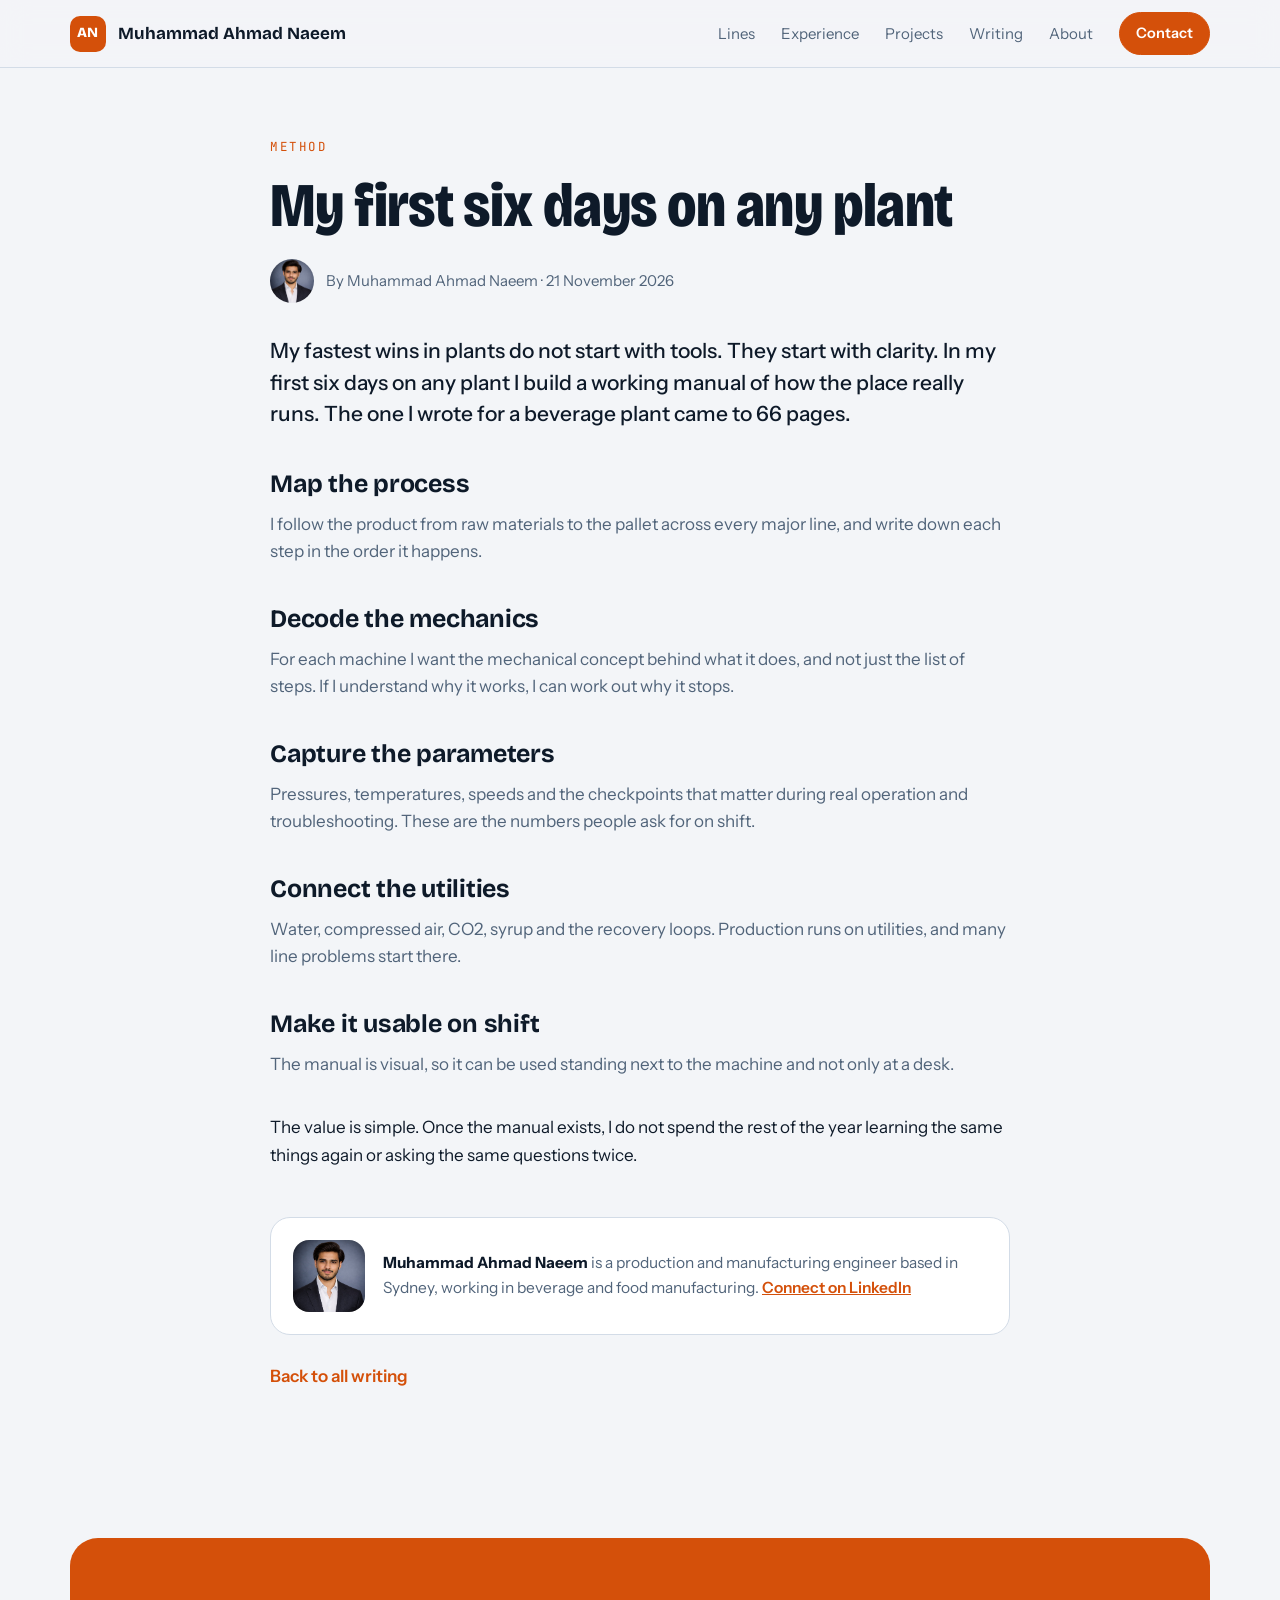
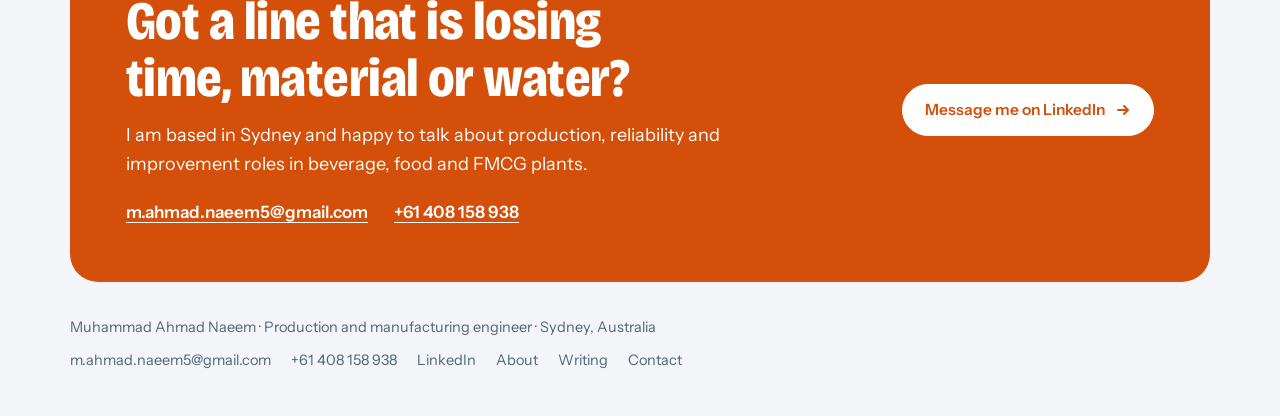
<file: my-first-six-days-on-any-plant.html>
<!DOCTYPE html>
<html lang="en-AU"><head><meta charset="utf-8"><meta name="viewport" content="width=device-width,initial-scale=1,viewport-fit=cover"><meta name="claude:viewport-fit-sides" content="cover"><title>My first six days on any plant | Muhammad Ahmad Naeem</title><meta name="description" content="The plant manual I build in the first week on a new site, and why clarity comes before tools."><meta name="author" content="Muhammad Ahmad Naeem"><link rel="canonical" href="https://ahmadnaeempbc.github.io/my-first-six-days-on-any-plant.html"><link rel="icon" href="data:image/svg+xml,%3Csvg xmlns='http://www.w3.org/2000/svg' viewBox='0 0 64 64'%3E%3Crect width='64' height='64' rx='14' fill='%23ff7a1a'/%3E%3Ctext x='32' y='43' font-family='Arial,sans-serif' font-weight='700' font-size='28' text-anchor='middle' fill='%230b1420'%3EAN%3C/text%3E%3C/svg%3E"><meta property="og:type" content="article"><meta property="og:title" content="My first six days on any plant | Muhammad Ahmad Naeem"><meta property="og:description" content="The plant manual I build in the first week on a new site, and why clarity comes before tools."><meta property="og:url" content="https://ahmadnaeempbc.github.io/my-first-six-days-on-any-plant.html"><meta property="og:image" content="https://ahmadnaeempbc.github.io/portrait.jpg"><meta property="og:site_name" content="Muhammad Ahmad Naeem"><meta name="twitter:card" content="summary"><link rel="preconnect" href="https://fonts.googleapis.com"><link rel="preconnect" href="https://fonts.gstatic.com" crossorigin><link rel="stylesheet" href="https://fonts.googleapis.com/css2?family=Bricolage+Grotesque:opsz,wdth,wght@12..96,75..100,400..800&family=Instrument+Sans:wght@400..700&family=JetBrains+Mono:wght@400;500&display=swap"><link rel="stylesheet" href="site.css"><script type="application/ld+json">{"@context": "https://schema.org", "@type": "Article", "headline": "My first six days on any plant", "description": "The plant manual I build in the first week on a new site, and why clarity comes before tools.", "datePublished": "2026-11-21", "dateModified": "2026-11-21", "mainEntityOfPage": "https://ahmadnaeempbc.github.io/my-first-six-days-on-any-plant.html", "image": "https://ahmadnaeempbc.github.io/portrait.jpg", "author": {"@type": "Person", "@id": "https://ahmadnaeempbc.github.io/#person", "name": "Muhammad Ahmad Naeem", "url": "https://ahmadnaeempbc.github.io/"}}</script></head><body><header class="nav"><div class="wrap"><a class="brand" href="./index.html"><span class="mark">AN</span><span class="full">Muhammad Ahmad Naeem</span></a><nav aria-label="Sections"><a href="./index.html#lines">Lines</a><a href="./index.html#experience">Experience</a><a href="./index.html#work">Projects</a><a href="writing.html">Writing</a><a href="about.html">About</a><a class="btn solid sm" href="contact.html">Contact</a></nav></div></header><main class="article"><div class="wrap"><span class="eyebrow">Method</span><h1>My first six days on any plant</h1><div class="byline"><img src="portrait.jpg" alt=""><span>By Muhammad Ahmad Naeem · 21 November 2026</span></div><p class="standfirst">My fastest wins in plants do not start with tools. They start with clarity. In my first six days on any plant I build a working manual of how the place really runs. The one I wrote for a beverage plant came to 66 pages.</p><h2>Map the process</h2><p class="body">I follow the product from raw materials to the pallet across every major line, and write down each step in the order it happens.</p><h2>Decode the mechanics</h2><p class="body">For each machine I want the mechanical concept behind what it does, and not just the list of steps. If I understand why it works, I can work out why it stops.</p><h2>Capture the parameters</h2><p class="body">Pressures, temperatures, speeds and the checkpoints that matter during real operation and troubleshooting. These are the numbers people ask for on shift.</p><h2>Connect the utilities</h2><p class="body">Water, compressed air, CO2, syrup and the recovery loops. Production runs on utilities, and many line problems start there.</p><h2>Make it usable on shift</h2><p class="body">The manual is visual, so it can be used standing next to the machine and not only at a desk.</p><p class="body" style="margin-top:36px;color:var(--ink)">The value is simple. Once the manual exists, I do not spend the rest of the year learning the same things again or asking the same questions twice.</p><div class="author"><img src="portrait.jpg" alt="Portrait of Muhammad Ahmad Naeem"><p><b style="color:var(--ink)">Muhammad Ahmad Naeem</b> is a production and manufacturing engineer based in Sydney, working in beverage and food manufacturing. <a href="https://www.linkedin.com/in/m-ahmad-naeem-/" rel="me noopener">Connect on LinkedIn</a></p></div><a class="back" href="writing.html">Back to all writing</a></div></main><div style="height:64px"></div><section class="call" id="contact" style="padding-top:0"><div class="wrap"><div class="box"><div><h2>Got a line that is losing time, material or water?</h2><p>I am based in Sydney and happy to talk about production, reliability and improvement roles in beverage, food and FMCG plants.</p><div class="ways"><a href="mailto:m.ahmad.naeem5@gmail.com">m.ahmad.naeem5@gmail.com</a><a href="tel:+61408158938">+61 408 158 938</a></div></div><a class="btn" href="https://www.linkedin.com/in/m-ahmad-naeem-/" rel="me noopener">Message me on LinkedIn <svg class="arrow" viewBox="0 0 16 16" fill="none" stroke="currentColor" stroke-width="2" stroke-linecap="round" stroke-linejoin="round" aria-hidden="true"><path d="M3 8h10M9 4l4 4-4 4"/></svg></a></div></div></section><footer><div class="wrap"><span>Muhammad Ahmad Naeem · Production and manufacturing engineer · Sydney, Australia</span><nav aria-label="Contact"><a href="mailto:m.ahmad.naeem5@gmail.com">m.ahmad.naeem5@gmail.com</a><a href="tel:+61408158938">+61 408 158 938</a><a href="https://www.linkedin.com/in/m-ahmad-naeem-/" rel="me noopener">LinkedIn</a><a href="about.html">About</a><a href="writing.html">Writing</a><a href="contact.html">Contact</a></nav></div></footer></body></html>
</file>
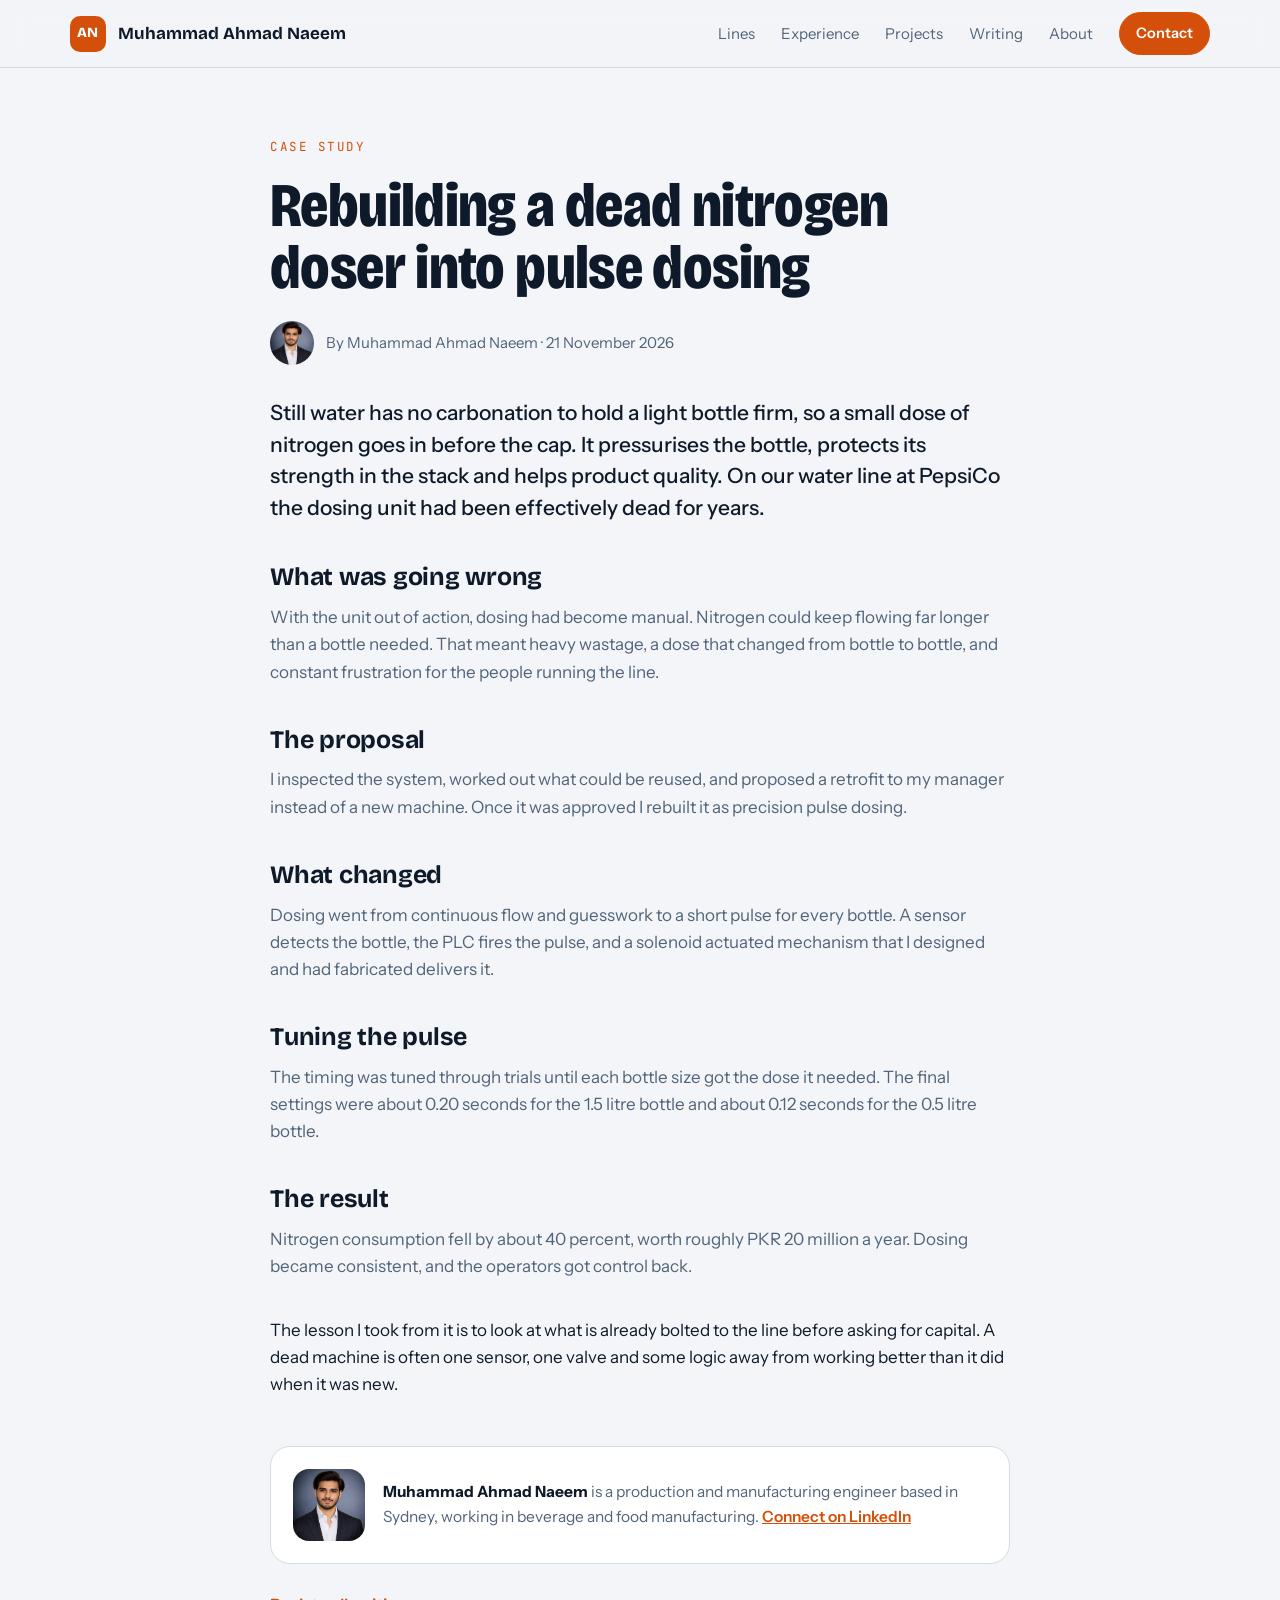
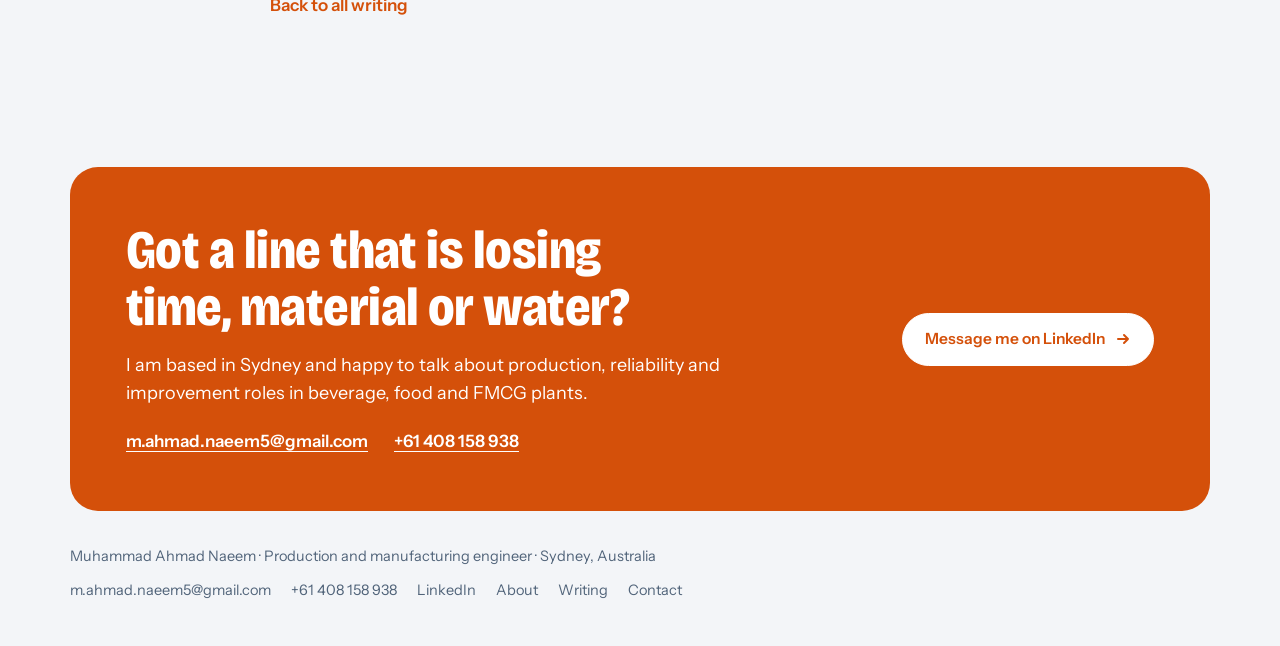
<file: nitrogen-dosing-rebuilt-as-pulse-dosing.html>
<!DOCTYPE html>
<html lang="en-AU"><head><meta charset="utf-8"><meta name="viewport" content="width=device-width,initial-scale=1,viewport-fit=cover"><meta name="claude:viewport-fit-sides" content="cover"><title>Rebuilding a dead nitrogen doser into pulse dosing | Muhammad Ahmad Naeem</title><meta name="description" content="How a nitrogen dosing unit on a bottled water line was rebuilt with sensor triggered, PLC controlled pulses and cut nitrogen use by about 40 percent."><meta name="author" content="Muhammad Ahmad Naeem"><link rel="canonical" href="https://ahmadnaeempbc.github.io/nitrogen-dosing-rebuilt-as-pulse-dosing.html"><link rel="icon" href="data:image/svg+xml,%3Csvg xmlns='http://www.w3.org/2000/svg' viewBox='0 0 64 64'%3E%3Crect width='64' height='64' rx='14' fill='%23ff7a1a'/%3E%3Ctext x='32' y='43' font-family='Arial,sans-serif' font-weight='700' font-size='28' text-anchor='middle' fill='%230b1420'%3EAN%3C/text%3E%3C/svg%3E"><meta property="og:type" content="article"><meta property="og:title" content="Rebuilding a dead nitrogen doser into pulse dosing | Muhammad Ahmad Naeem"><meta property="og:description" content="How a nitrogen dosing unit on a bottled water line was rebuilt with sensor triggered, PLC controlled pulses and cut nitrogen use by about 40 percent."><meta property="og:url" content="https://ahmadnaeempbc.github.io/nitrogen-dosing-rebuilt-as-pulse-dosing.html"><meta property="og:image" content="https://ahmadnaeempbc.github.io/portrait.jpg"><meta property="og:site_name" content="Muhammad Ahmad Naeem"><meta name="twitter:card" content="summary"><link rel="preconnect" href="https://fonts.googleapis.com"><link rel="preconnect" href="https://fonts.gstatic.com" crossorigin><link rel="stylesheet" href="https://fonts.googleapis.com/css2?family=Bricolage+Grotesque:opsz,wdth,wght@12..96,75..100,400..800&family=Instrument+Sans:wght@400..700&family=JetBrains+Mono:wght@400;500&display=swap"><link rel="stylesheet" href="site.css"><script type="application/ld+json">{"@context": "https://schema.org", "@type": "Article", "headline": "Rebuilding a dead nitrogen doser into pulse dosing", "description": "How a nitrogen dosing unit on a bottled water line was rebuilt with sensor triggered, PLC controlled pulses and cut nitrogen use by about 40 percent.", "datePublished": "2026-11-21", "dateModified": "2026-11-21", "mainEntityOfPage": "https://ahmadnaeempbc.github.io/nitrogen-dosing-rebuilt-as-pulse-dosing.html", "image": "https://ahmadnaeempbc.github.io/portrait.jpg", "author": {"@type": "Person", "@id": "https://ahmadnaeempbc.github.io/#person", "name": "Muhammad Ahmad Naeem", "url": "https://ahmadnaeempbc.github.io/"}}</script></head><body><header class="nav"><div class="wrap"><a class="brand" href="./index.html"><span class="mark">AN</span><span class="full">Muhammad Ahmad Naeem</span></a><nav aria-label="Sections"><a href="./index.html#lines">Lines</a><a href="./index.html#experience">Experience</a><a href="./index.html#work">Projects</a><a href="writing.html">Writing</a><a href="about.html">About</a><a class="btn solid sm" href="contact.html">Contact</a></nav></div></header><main class="article"><div class="wrap"><span class="eyebrow">Case study</span><h1>Rebuilding a dead nitrogen doser into pulse dosing</h1><div class="byline"><img src="portrait.jpg" alt=""><span>By Muhammad Ahmad Naeem · 21 November 2026</span></div><p class="standfirst">Still water has no carbonation to hold a light bottle firm, so a small dose of nitrogen goes in before the cap. It pressurises the bottle, protects its strength in the stack and helps product quality. On our water line at PepsiCo the dosing unit had been effectively dead for years.</p><h2>What was going wrong</h2><p class="body">With the unit out of action, dosing had become manual. Nitrogen could keep flowing far longer than a bottle needed. That meant heavy wastage, a dose that changed from bottle to bottle, and constant frustration for the people running the line.</p><h2>The proposal</h2><p class="body">I inspected the system, worked out what could be reused, and proposed a retrofit to my manager instead of a new machine. Once it was approved I rebuilt it as precision pulse dosing.</p><h2>What changed</h2><p class="body">Dosing went from continuous flow and guesswork to a short pulse for every bottle. A sensor detects the bottle, the PLC fires the pulse, and a solenoid actuated mechanism that I designed and had fabricated delivers it.</p><h2>Tuning the pulse</h2><p class="body">The timing was tuned through trials until each bottle size got the dose it needed. The final settings were about 0.20 seconds for the 1.5 litre bottle and about 0.12 seconds for the 0.5 litre bottle.</p><h2>The result</h2><p class="body">Nitrogen consumption fell by about 40 percent, worth roughly PKR 20 million a year. Dosing became consistent, and the operators got control back.</p><p class="body" style="margin-top:36px;color:var(--ink)">The lesson I took from it is to look at what is already bolted to the line before asking for capital. A dead machine is often one sensor, one valve and some logic away from working better than it did when it was new.</p><div class="author"><img src="portrait.jpg" alt="Portrait of Muhammad Ahmad Naeem"><p><b style="color:var(--ink)">Muhammad Ahmad Naeem</b> is a production and manufacturing engineer based in Sydney, working in beverage and food manufacturing. <a href="https://www.linkedin.com/in/m-ahmad-naeem-/" rel="me noopener">Connect on LinkedIn</a></p></div><a class="back" href="writing.html">Back to all writing</a></div></main><div style="height:64px"></div><section class="call" id="contact" style="padding-top:0"><div class="wrap"><div class="box"><div><h2>Got a line that is losing time, material or water?</h2><p>I am based in Sydney and happy to talk about production, reliability and improvement roles in beverage, food and FMCG plants.</p><div class="ways"><a href="mailto:m.ahmad.naeem5@gmail.com">m.ahmad.naeem5@gmail.com</a><a href="tel:+61408158938">+61 408 158 938</a></div></div><a class="btn" href="https://www.linkedin.com/in/m-ahmad-naeem-/" rel="me noopener">Message me on LinkedIn <svg class="arrow" viewBox="0 0 16 16" fill="none" stroke="currentColor" stroke-width="2" stroke-linecap="round" stroke-linejoin="round" aria-hidden="true"><path d="M3 8h10M9 4l4 4-4 4"/></svg></a></div></div></section><footer><div class="wrap"><span>Muhammad Ahmad Naeem · Production and manufacturing engineer · Sydney, Australia</span><nav aria-label="Contact"><a href="mailto:m.ahmad.naeem5@gmail.com">m.ahmad.naeem5@gmail.com</a><a href="tel:+61408158938">+61 408 158 938</a><a href="https://www.linkedin.com/in/m-ahmad-naeem-/" rel="me noopener">LinkedIn</a><a href="about.html">About</a><a href="writing.html">Writing</a><a href="contact.html">Contact</a></nav></div></footer></body></html>
</file>
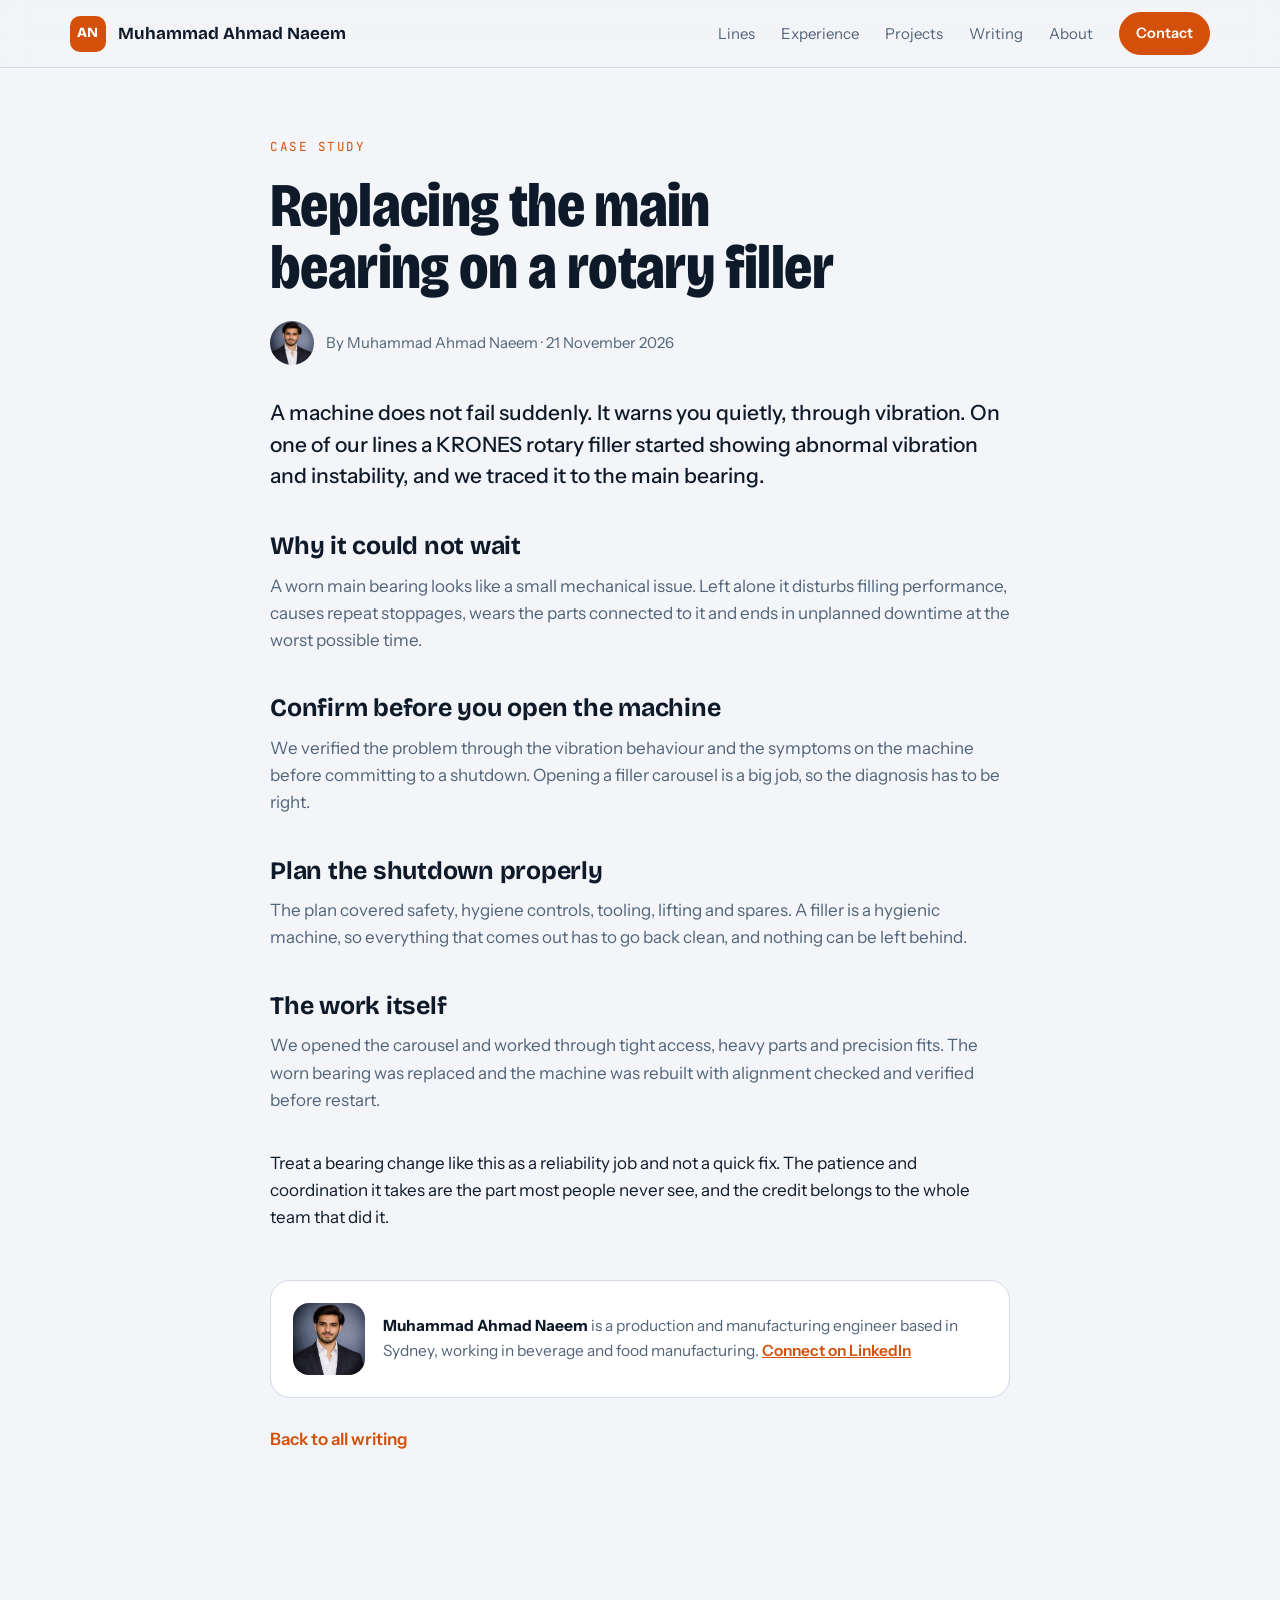
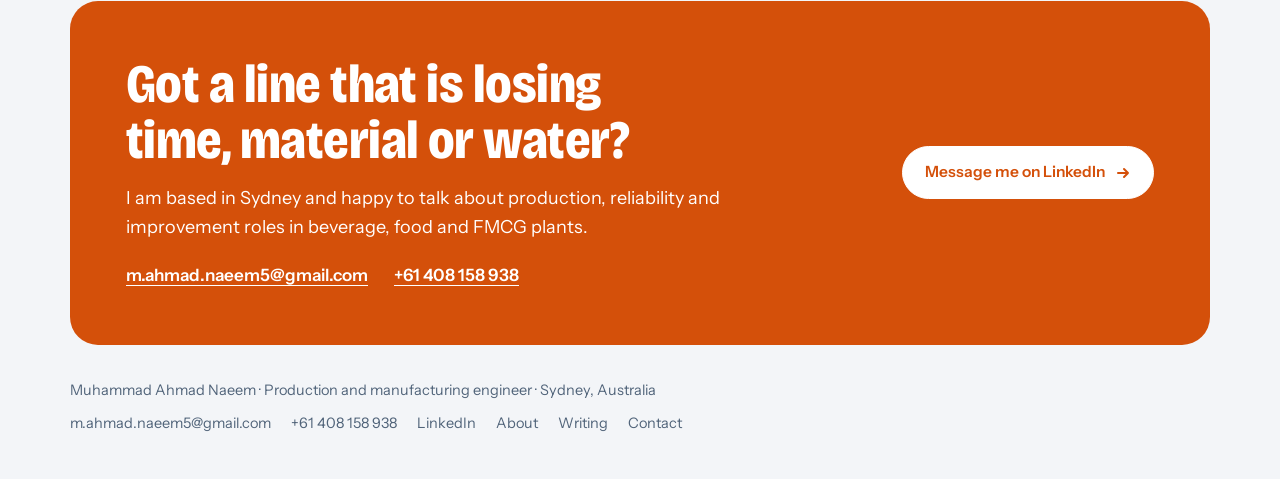
<file: replacing-the-main-bearing-on-a-rotary-filler.html>
<!DOCTYPE html>
<html lang="en-AU"><head><meta charset="utf-8"><meta name="viewport" content="width=device-width,initial-scale=1,viewport-fit=cover"><meta name="claude:viewport-fit-sides" content="cover"><title>Replacing the main bearing on a rotary filler | Muhammad Ahmad Naeem</title><meta name="description" content="How abnormal vibration on a KRONES rotary filler was treated as a reliability job, from diagnosis to a planned main bearing change."><meta name="author" content="Muhammad Ahmad Naeem"><link rel="canonical" href="https://ahmadnaeempbc.github.io/replacing-the-main-bearing-on-a-rotary-filler.html"><link rel="icon" href="data:image/svg+xml,%3Csvg xmlns='http://www.w3.org/2000/svg' viewBox='0 0 64 64'%3E%3Crect width='64' height='64' rx='14' fill='%23ff7a1a'/%3E%3Ctext x='32' y='43' font-family='Arial,sans-serif' font-weight='700' font-size='28' text-anchor='middle' fill='%230b1420'%3EAN%3C/text%3E%3C/svg%3E"><meta property="og:type" content="article"><meta property="og:title" content="Replacing the main bearing on a rotary filler | Muhammad Ahmad Naeem"><meta property="og:description" content="How abnormal vibration on a KRONES rotary filler was treated as a reliability job, from diagnosis to a planned main bearing change."><meta property="og:url" content="https://ahmadnaeempbc.github.io/replacing-the-main-bearing-on-a-rotary-filler.html"><meta property="og:image" content="https://ahmadnaeempbc.github.io/portrait.jpg"><meta property="og:site_name" content="Muhammad Ahmad Naeem"><meta name="twitter:card" content="summary"><link rel="preconnect" href="https://fonts.googleapis.com"><link rel="preconnect" href="https://fonts.gstatic.com" crossorigin><link rel="stylesheet" href="https://fonts.googleapis.com/css2?family=Bricolage+Grotesque:opsz,wdth,wght@12..96,75..100,400..800&family=Instrument+Sans:wght@400..700&family=JetBrains+Mono:wght@400;500&display=swap"><link rel="stylesheet" href="site.css"><script type="application/ld+json">{"@context": "https://schema.org", "@type": "Article", "headline": "Replacing the main bearing on a rotary filler", "description": "How abnormal vibration on a KRONES rotary filler was treated as a reliability job, from diagnosis to a planned main bearing change.", "datePublished": "2026-11-21", "dateModified": "2026-11-21", "mainEntityOfPage": "https://ahmadnaeempbc.github.io/replacing-the-main-bearing-on-a-rotary-filler.html", "image": "https://ahmadnaeempbc.github.io/portrait.jpg", "author": {"@type": "Person", "@id": "https://ahmadnaeempbc.github.io/#person", "name": "Muhammad Ahmad Naeem", "url": "https://ahmadnaeempbc.github.io/"}}</script></head><body><header class="nav"><div class="wrap"><a class="brand" href="./index.html"><span class="mark">AN</span><span class="full">Muhammad Ahmad Naeem</span></a><nav aria-label="Sections"><a href="./index.html#lines">Lines</a><a href="./index.html#experience">Experience</a><a href="./index.html#work">Projects</a><a href="writing.html">Writing</a><a href="about.html">About</a><a class="btn solid sm" href="contact.html">Contact</a></nav></div></header><main class="article"><div class="wrap"><span class="eyebrow">Case study</span><h1>Replacing the main bearing on a rotary filler</h1><div class="byline"><img src="portrait.jpg" alt=""><span>By Muhammad Ahmad Naeem · 21 November 2026</span></div><p class="standfirst">A machine does not fail suddenly. It warns you quietly, through vibration. On one of our lines a KRONES rotary filler started showing abnormal vibration and instability, and we traced it to the main bearing.</p><h2>Why it could not wait</h2><p class="body">A worn main bearing looks like a small mechanical issue. Left alone it disturbs filling performance, causes repeat stoppages, wears the parts connected to it and ends in unplanned downtime at the worst possible time.</p><h2>Confirm before you open the machine</h2><p class="body">We verified the problem through the vibration behaviour and the symptoms on the machine before committing to a shutdown. Opening a filler carousel is a big job, so the diagnosis has to be right.</p><h2>Plan the shutdown properly</h2><p class="body">The plan covered safety, hygiene controls, tooling, lifting and spares. A filler is a hygienic machine, so everything that comes out has to go back clean, and nothing can be left behind.</p><h2>The work itself</h2><p class="body">We opened the carousel and worked through tight access, heavy parts and precision fits. The worn bearing was replaced and the machine was rebuilt with alignment checked and verified before restart.</p><p class="body" style="margin-top:36px;color:var(--ink)">Treat a bearing change like this as a reliability job and not a quick fix. The patience and coordination it takes are the part most people never see, and the credit belongs to the whole team that did it.</p><div class="author"><img src="portrait.jpg" alt="Portrait of Muhammad Ahmad Naeem"><p><b style="color:var(--ink)">Muhammad Ahmad Naeem</b> is a production and manufacturing engineer based in Sydney, working in beverage and food manufacturing. <a href="https://www.linkedin.com/in/m-ahmad-naeem-/" rel="me noopener">Connect on LinkedIn</a></p></div><a class="back" href="writing.html">Back to all writing</a></div></main><div style="height:64px"></div><section class="call" id="contact" style="padding-top:0"><div class="wrap"><div class="box"><div><h2>Got a line that is losing time, material or water?</h2><p>I am based in Sydney and happy to talk about production, reliability and improvement roles in beverage, food and FMCG plants.</p><div class="ways"><a href="mailto:m.ahmad.naeem5@gmail.com">m.ahmad.naeem5@gmail.com</a><a href="tel:+61408158938">+61 408 158 938</a></div></div><a class="btn" href="https://www.linkedin.com/in/m-ahmad-naeem-/" rel="me noopener">Message me on LinkedIn <svg class="arrow" viewBox="0 0 16 16" fill="none" stroke="currentColor" stroke-width="2" stroke-linecap="round" stroke-linejoin="round" aria-hidden="true"><path d="M3 8h10M9 4l4 4-4 4"/></svg></a></div></div></section><footer><div class="wrap"><span>Muhammad Ahmad Naeem · Production and manufacturing engineer · Sydney, Australia</span><nav aria-label="Contact"><a href="mailto:m.ahmad.naeem5@gmail.com">m.ahmad.naeem5@gmail.com</a><a href="tel:+61408158938">+61 408 158 938</a><a href="https://www.linkedin.com/in/m-ahmad-naeem-/" rel="me noopener">LinkedIn</a><a href="about.html">About</a><a href="writing.html">Writing</a><a href="contact.html">Contact</a></nav></div></footer></body></html>
</file>
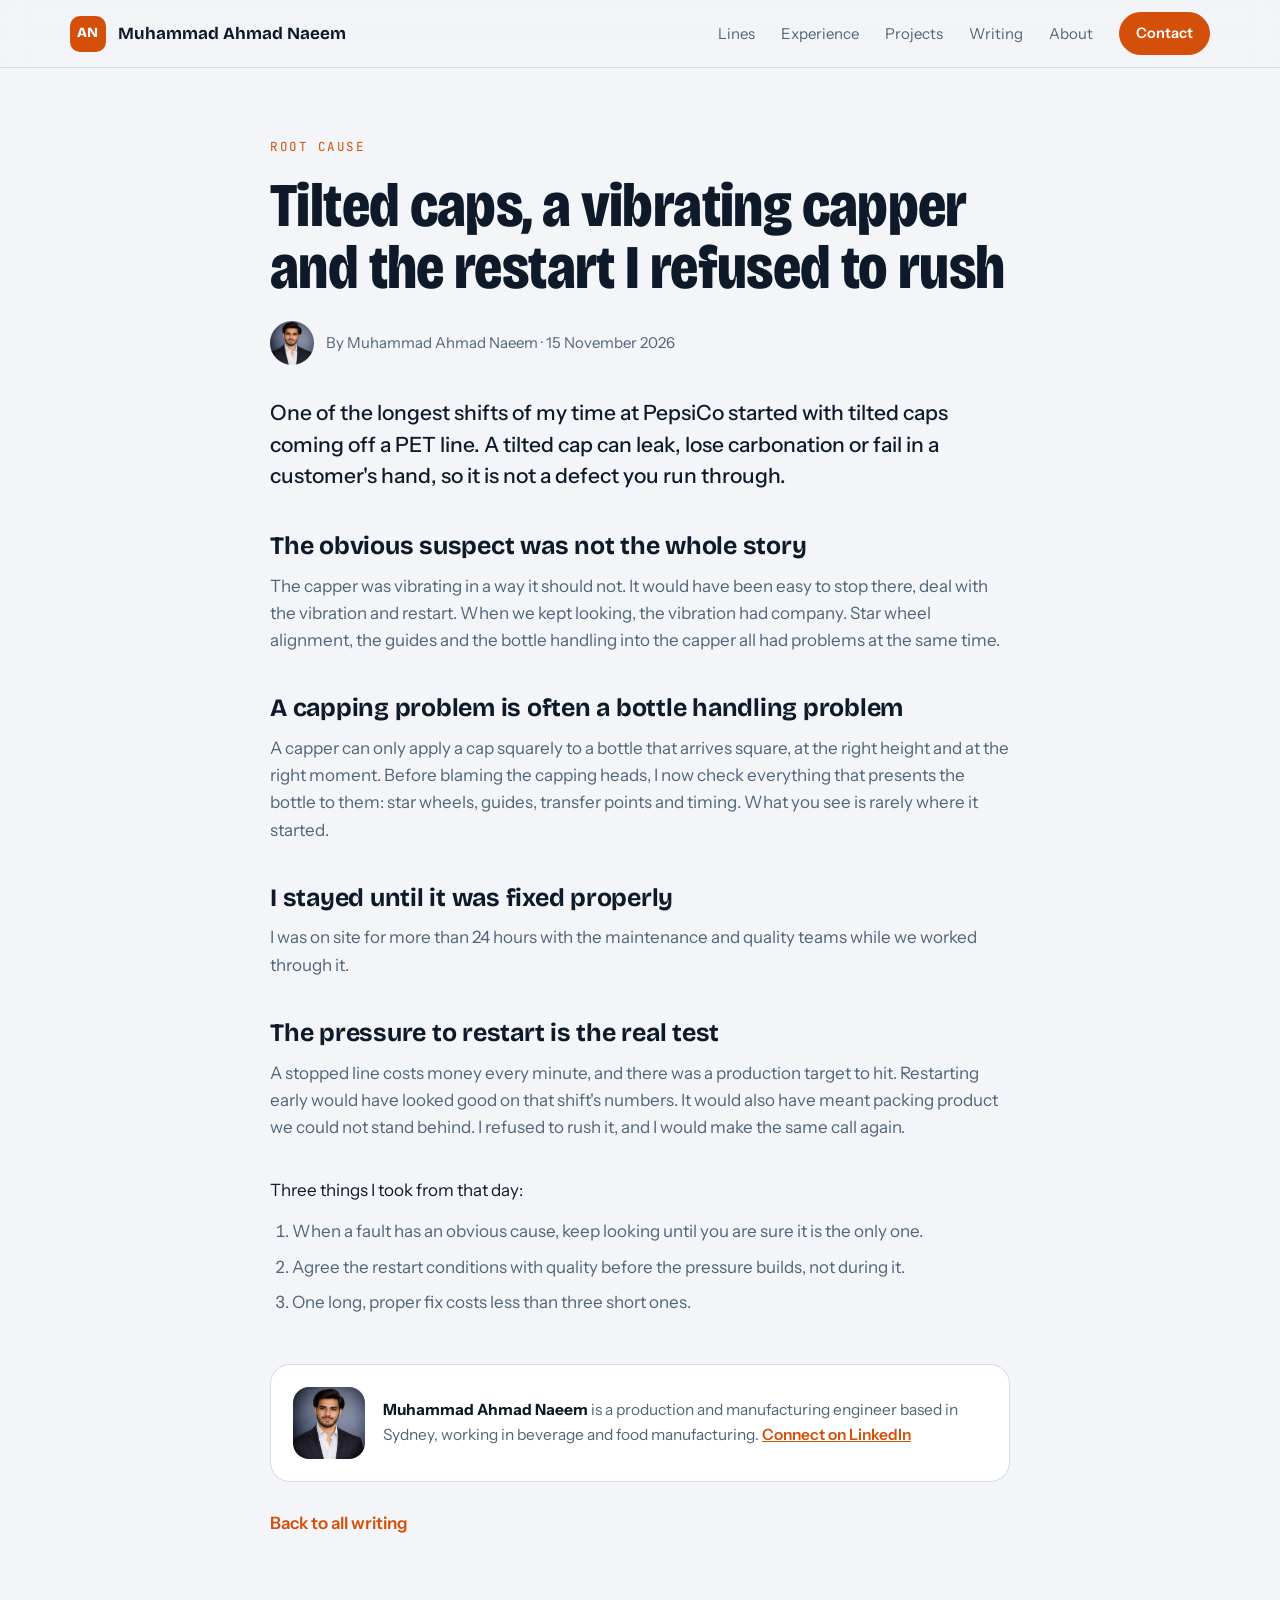
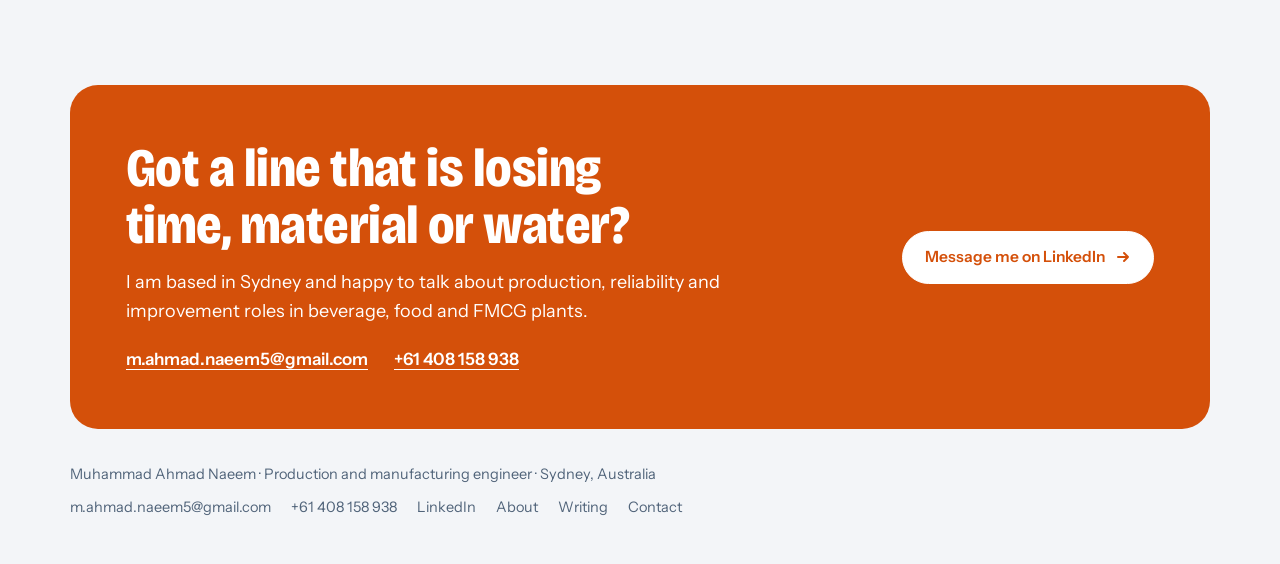
<file: tilted-caps-and-the-restart-i-refused-to-rush.html>
<!DOCTYPE html>
<html lang="en-AU"><head><meta charset="utf-8"><meta name="viewport" content="width=device-width,initial-scale=1,viewport-fit=cover"><meta name="claude:viewport-fit-sides" content="cover"><title>Tilted caps, a vibrating capper and the restart I refused to rush | Muhammad Ahmad Naeem</title><meta name="description" content="A capping fault on a PET line that turned out to have more than one cause, and why the restart had to wait."><meta name="author" content="Muhammad Ahmad Naeem"><link rel="canonical" href="https://ahmadnaeempbc.github.io/tilted-caps-and-the-restart-i-refused-to-rush.html"><link rel="icon" href="data:image/svg+xml,%3Csvg xmlns='http://www.w3.org/2000/svg' viewBox='0 0 64 64'%3E%3Crect width='64' height='64' rx='14' fill='%23ff7a1a'/%3E%3Ctext x='32' y='43' font-family='Arial,sans-serif' font-weight='700' font-size='28' text-anchor='middle' fill='%230b1420'%3EAN%3C/text%3E%3C/svg%3E"><meta property="og:type" content="article"><meta property="og:title" content="Tilted caps, a vibrating capper and the restart I refused to rush | Muhammad Ahmad Naeem"><meta property="og:description" content="A capping fault on a PET line that turned out to have more than one cause, and why the restart had to wait."><meta property="og:url" content="https://ahmadnaeempbc.github.io/tilted-caps-and-the-restart-i-refused-to-rush.html"><meta property="og:image" content="https://ahmadnaeempbc.github.io/portrait.jpg"><meta property="og:site_name" content="Muhammad Ahmad Naeem"><meta name="twitter:card" content="summary"><link rel="preconnect" href="https://fonts.googleapis.com"><link rel="preconnect" href="https://fonts.gstatic.com" crossorigin><link rel="stylesheet" href="https://fonts.googleapis.com/css2?family=Bricolage+Grotesque:opsz,wdth,wght@12..96,75..100,400..800&family=Instrument+Sans:wght@400..700&family=JetBrains+Mono:wght@400;500&display=swap"><link rel="stylesheet" href="site.css"><script type="application/ld+json">{"@context": "https://schema.org", "@type": "Article", "headline": "Tilted caps, a vibrating capper and the restart I refused to rush", "description": "A capping fault on a PET line that turned out to have more than one cause, and why the restart had to wait.", "datePublished": "2026-11-15", "dateModified": "2026-11-15", "mainEntityOfPage": "https://ahmadnaeempbc.github.io/tilted-caps-and-the-restart-i-refused-to-rush.html", "image": "https://ahmadnaeempbc.github.io/portrait.jpg", "author": {"@type": "Person", "@id": "https://ahmadnaeempbc.github.io/#person", "name": "Muhammad Ahmad Naeem", "url": "https://ahmadnaeempbc.github.io/"}}</script></head><body><header class="nav"><div class="wrap"><a class="brand" href="./index.html"><span class="mark">AN</span><span class="full">Muhammad Ahmad Naeem</span></a><nav aria-label="Sections"><a href="./index.html#lines">Lines</a><a href="./index.html#experience">Experience</a><a href="./index.html#work">Projects</a><a href="writing.html">Writing</a><a href="about.html">About</a><a class="btn solid sm" href="contact.html">Contact</a></nav></div></header><main class="article"><div class="wrap"><span class="eyebrow">Root cause</span><h1>Tilted caps, a vibrating capper and the restart I refused to rush</h1><div class="byline"><img src="portrait.jpg" alt=""><span>By Muhammad Ahmad Naeem · 15 November 2026</span></div><p class="standfirst">One of the longest shifts of my time at PepsiCo started with tilted caps coming off a PET line. A tilted cap can leak, lose carbonation or fail in a customer&#x27;s hand, so it is not a defect you run through.</p><h2>The obvious suspect was not the whole story</h2><p class="body">The capper was vibrating in a way it should not. It would have been easy to stop there, deal with the vibration and restart. When we kept looking, the vibration had company. Star wheel alignment, the guides and the bottle handling into the capper all had problems at the same time.</p><h2>A capping problem is often a bottle handling problem</h2><p class="body">A capper can only apply a cap squarely to a bottle that arrives square, at the right height and at the right moment. Before blaming the capping heads, I now check everything that presents the bottle to them: star wheels, guides, transfer points and timing. What you see is rarely where it started.</p><h2>I stayed until it was fixed properly</h2><p class="body">I was on site for more than 24 hours with the maintenance and quality teams while we worked through it.</p><h2>The pressure to restart is the real test</h2><p class="body">A stopped line costs money every minute, and there was a production target to hit. Restarting early would have looked good on that shift&#x27;s numbers. It would also have meant packing product we could not stand behind. I refused to rush it, and I would make the same call again.</p><p class="body" style="margin-top:36px;color:var(--ink)">Three things I took from that day:</p><ol><li>When a fault has an obvious cause, keep looking until you are sure it is the only one.</li><li>Agree the restart conditions with quality before the pressure builds, not during it.</li><li>One long, proper fix costs less than three short ones.</li></ol><div class="author"><img src="portrait.jpg" alt="Portrait of Muhammad Ahmad Naeem"><p><b style="color:var(--ink)">Muhammad Ahmad Naeem</b> is a production and manufacturing engineer based in Sydney, working in beverage and food manufacturing. <a href="https://www.linkedin.com/in/m-ahmad-naeem-/" rel="me noopener">Connect on LinkedIn</a></p></div><a class="back" href="writing.html">Back to all writing</a></div></main><div style="height:64px"></div><section class="call" id="contact" style="padding-top:0"><div class="wrap"><div class="box"><div><h2>Got a line that is losing time, material or water?</h2><p>I am based in Sydney and happy to talk about production, reliability and improvement roles in beverage, food and FMCG plants.</p><div class="ways"><a href="mailto:m.ahmad.naeem5@gmail.com">m.ahmad.naeem5@gmail.com</a><a href="tel:+61408158938">+61 408 158 938</a></div></div><a class="btn" href="https://www.linkedin.com/in/m-ahmad-naeem-/" rel="me noopener">Message me on LinkedIn <svg class="arrow" viewBox="0 0 16 16" fill="none" stroke="currentColor" stroke-width="2" stroke-linecap="round" stroke-linejoin="round" aria-hidden="true"><path d="M3 8h10M9 4l4 4-4 4"/></svg></a></div></div></section><footer><div class="wrap"><span>Muhammad Ahmad Naeem · Production and manufacturing engineer · Sydney, Australia</span><nav aria-label="Contact"><a href="mailto:m.ahmad.naeem5@gmail.com">m.ahmad.naeem5@gmail.com</a><a href="tel:+61408158938">+61 408 158 938</a><a href="https://www.linkedin.com/in/m-ahmad-naeem-/" rel="me noopener">LinkedIn</a><a href="about.html">About</a><a href="writing.html">Writing</a><a href="contact.html">Contact</a></nav></div></footer></body></html>
</file>
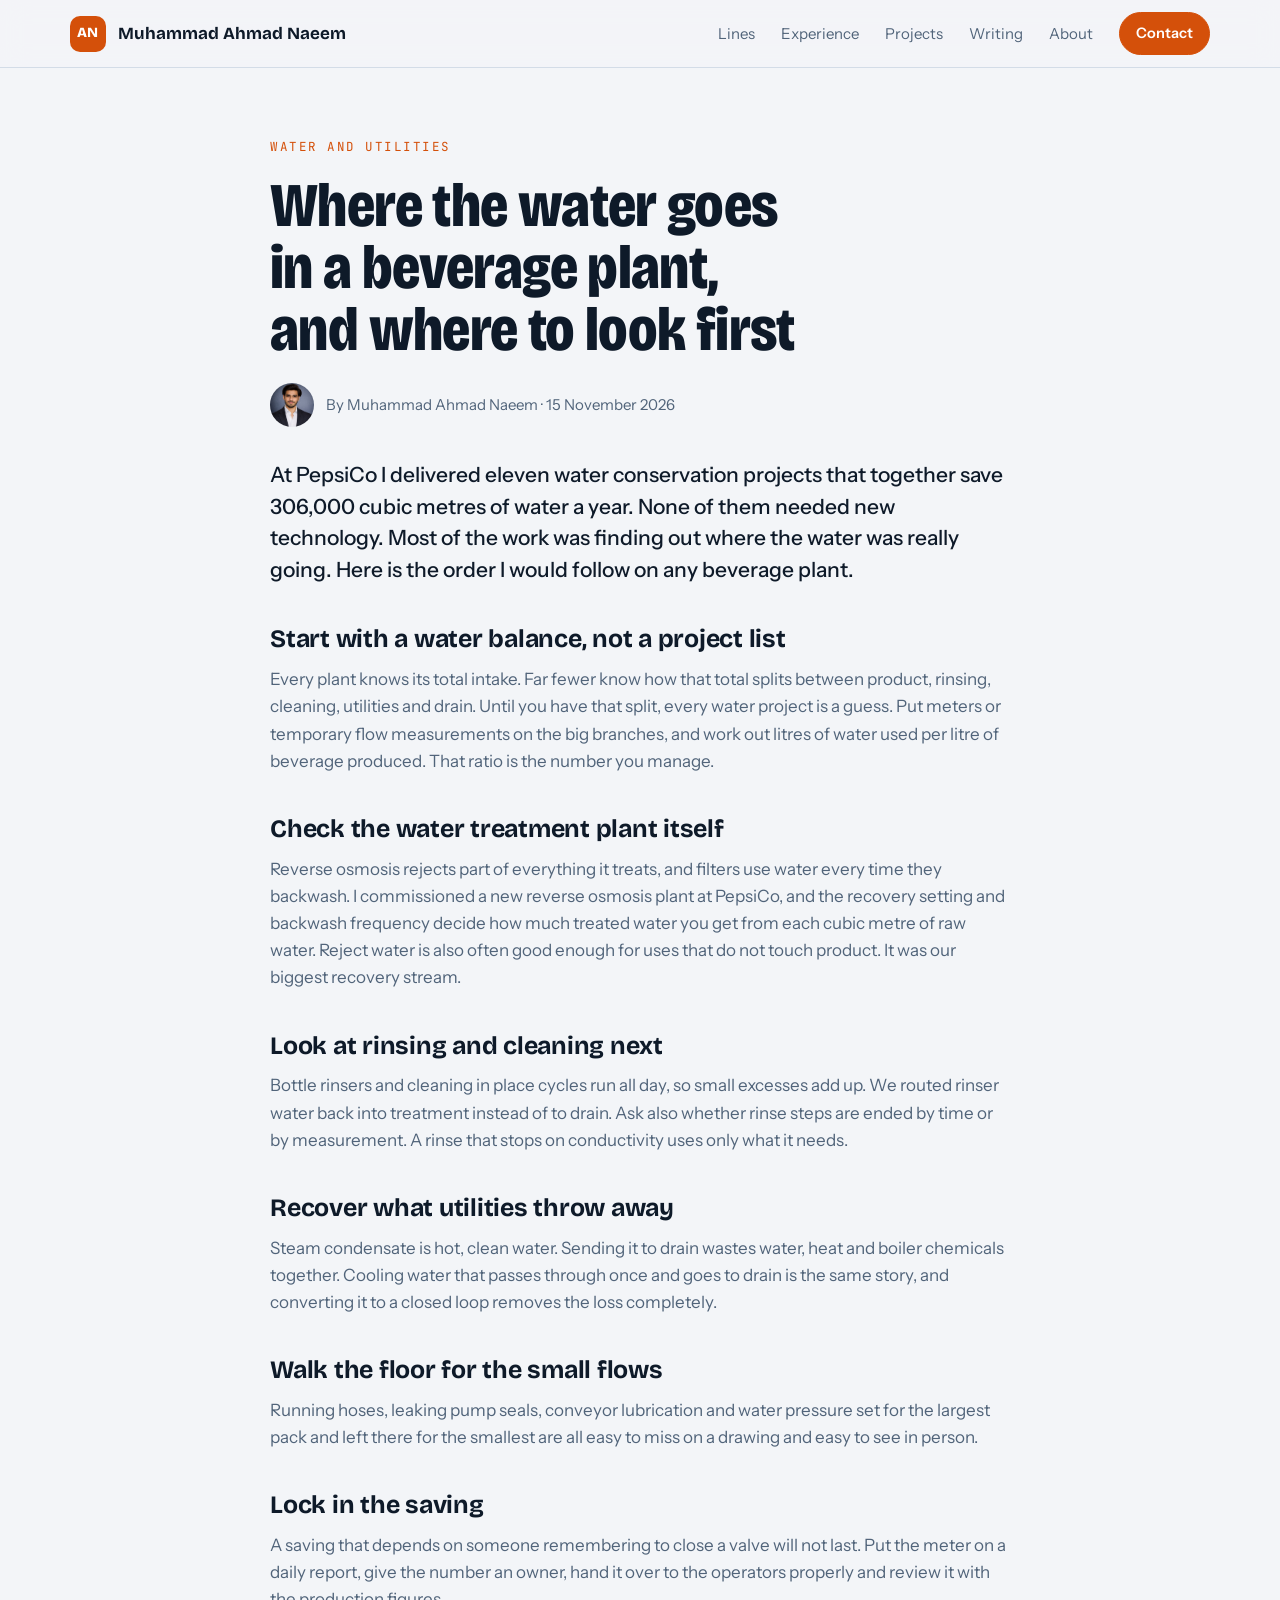
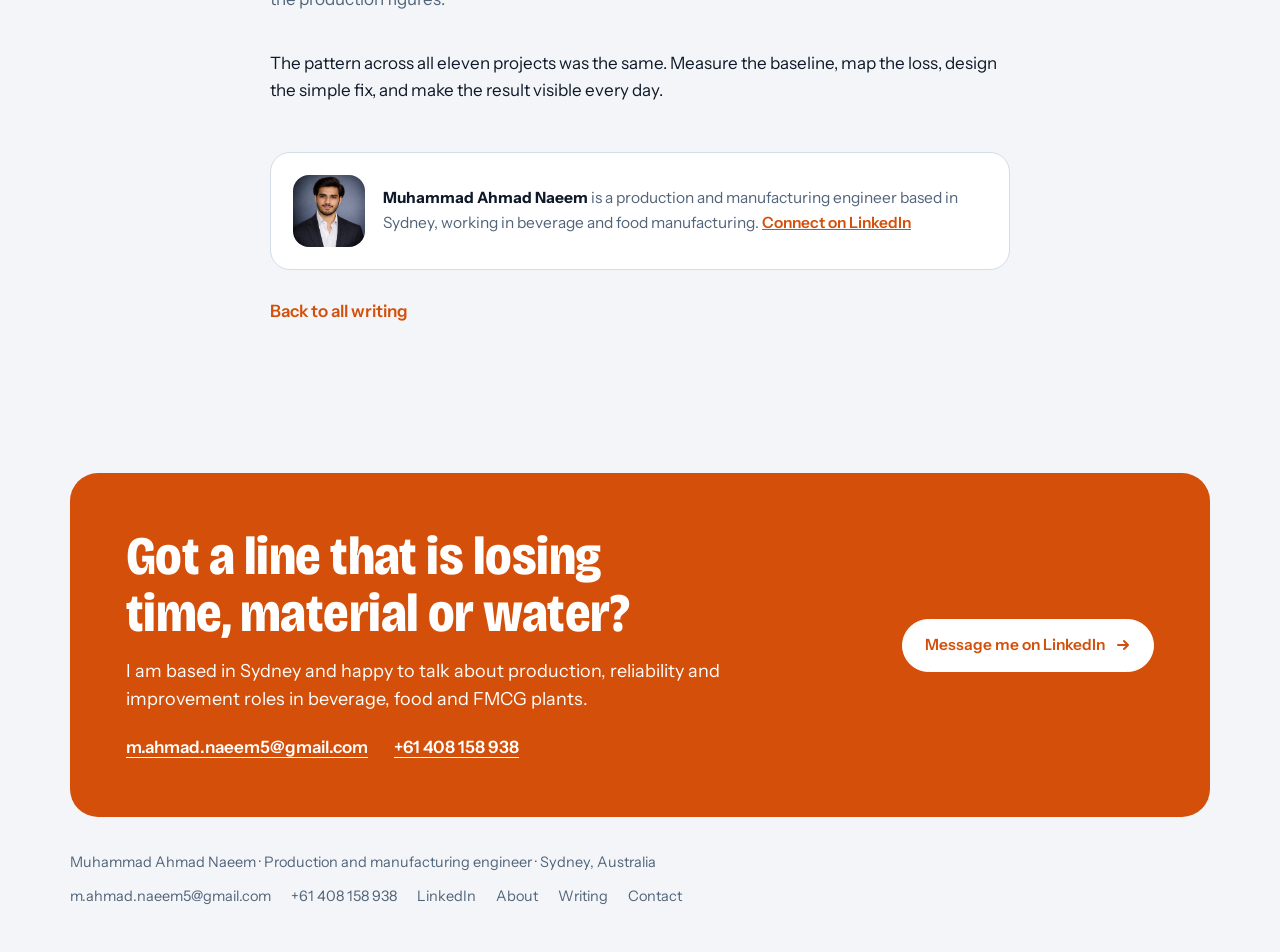
<file: water-in-a-beverage-plant.html>
<!DOCTYPE html>
<html lang="en-AU"><head><meta charset="utf-8"><meta name="viewport" content="width=device-width,initial-scale=1,viewport-fit=cover"><meta name="claude:viewport-fit-sides" content="cover"><title>Where the water goes in a beverage plant, and where to look first | Muhammad Ahmad Naeem</title><meta name="description" content="The order I follow to find water savings on a beverage plant, from eleven projects that save 306,000 cubic metres a year."><meta name="author" content="Muhammad Ahmad Naeem"><link rel="canonical" href="https://ahmadnaeempbc.github.io/water-in-a-beverage-plant.html"><link rel="icon" href="data:image/svg+xml,%3Csvg xmlns='http://www.w3.org/2000/svg' viewBox='0 0 64 64'%3E%3Crect width='64' height='64' rx='14' fill='%23ff7a1a'/%3E%3Ctext x='32' y='43' font-family='Arial,sans-serif' font-weight='700' font-size='28' text-anchor='middle' fill='%230b1420'%3EAN%3C/text%3E%3C/svg%3E"><meta property="og:type" content="article"><meta property="og:title" content="Where the water goes in a beverage plant, and where to look first | Muhammad Ahmad Naeem"><meta property="og:description" content="The order I follow to find water savings on a beverage plant, from eleven projects that save 306,000 cubic metres a year."><meta property="og:url" content="https://ahmadnaeempbc.github.io/water-in-a-beverage-plant.html"><meta property="og:image" content="https://ahmadnaeempbc.github.io/portrait.jpg"><meta property="og:site_name" content="Muhammad Ahmad Naeem"><meta name="twitter:card" content="summary"><link rel="preconnect" href="https://fonts.googleapis.com"><link rel="preconnect" href="https://fonts.gstatic.com" crossorigin><link rel="stylesheet" href="https://fonts.googleapis.com/css2?family=Bricolage+Grotesque:opsz,wdth,wght@12..96,75..100,400..800&family=Instrument+Sans:wght@400..700&family=JetBrains+Mono:wght@400;500&display=swap"><link rel="stylesheet" href="site.css"><script type="application/ld+json">{"@context": "https://schema.org", "@type": "Article", "headline": "Where the water goes in a beverage plant, and where to look first", "description": "The order I follow to find water savings on a beverage plant, from eleven projects that save 306,000 cubic metres a year.", "datePublished": "2026-11-15", "dateModified": "2026-11-15", "mainEntityOfPage": "https://ahmadnaeempbc.github.io/water-in-a-beverage-plant.html", "image": "https://ahmadnaeempbc.github.io/portrait.jpg", "author": {"@type": "Person", "@id": "https://ahmadnaeempbc.github.io/#person", "name": "Muhammad Ahmad Naeem", "url": "https://ahmadnaeempbc.github.io/"}}</script></head><body><header class="nav"><div class="wrap"><a class="brand" href="./index.html"><span class="mark">AN</span><span class="full">Muhammad Ahmad Naeem</span></a><nav aria-label="Sections"><a href="./index.html#lines">Lines</a><a href="./index.html#experience">Experience</a><a href="./index.html#work">Projects</a><a href="writing.html">Writing</a><a href="about.html">About</a><a class="btn solid sm" href="contact.html">Contact</a></nav></div></header><main class="article"><div class="wrap"><span class="eyebrow">Water and utilities</span><h1>Where the water goes in a beverage plant, and where to look first</h1><div class="byline"><img src="portrait.jpg" alt=""><span>By Muhammad Ahmad Naeem · 15 November 2026</span></div><p class="standfirst">At PepsiCo I delivered eleven water conservation projects that together save 306,000 cubic metres of water a year. None of them needed new technology. Most of the work was finding out where the water was really going. Here is the order I would follow on any beverage plant.</p><h2>Start with a water balance, not a project list</h2><p class="body">Every plant knows its total intake. Far fewer know how that total splits between product, rinsing, cleaning, utilities and drain. Until you have that split, every water project is a guess. Put meters or temporary flow measurements on the big branches, and work out litres of water used per litre of beverage produced. That ratio is the number you manage.</p><h2>Check the water treatment plant itself</h2><p class="body">Reverse osmosis rejects part of everything it treats, and filters use water every time they backwash. I commissioned a new reverse osmosis plant at PepsiCo, and the recovery setting and backwash frequency decide how much treated water you get from each cubic metre of raw water. Reject water is also often good enough for uses that do not touch product. It was our biggest recovery stream.</p><h2>Look at rinsing and cleaning next</h2><p class="body">Bottle rinsers and cleaning in place cycles run all day, so small excesses add up. We routed rinser water back into treatment instead of to drain. Ask also whether rinse steps are ended by time or by measurement. A rinse that stops on conductivity uses only what it needs.</p><h2>Recover what utilities throw away</h2><p class="body">Steam condensate is hot, clean water. Sending it to drain wastes water, heat and boiler chemicals together. Cooling water that passes through once and goes to drain is the same story, and converting it to a closed loop removes the loss completely.</p><h2>Walk the floor for the small flows</h2><p class="body">Running hoses, leaking pump seals, conveyor lubrication and water pressure set for the largest pack and left there for the smallest are all easy to miss on a drawing and easy to see in person.</p><h2>Lock in the saving</h2><p class="body">A saving that depends on someone remembering to close a valve will not last. Put the meter on a daily report, give the number an owner, hand it over to the operators properly and review it with the production figures.</p><p class="body" style="margin-top:36px;color:var(--ink)">The pattern across all eleven projects was the same. Measure the baseline, map the loss, design the simple fix, and make the result visible every day.</p><div class="author"><img src="portrait.jpg" alt="Portrait of Muhammad Ahmad Naeem"><p><b style="color:var(--ink)">Muhammad Ahmad Naeem</b> is a production and manufacturing engineer based in Sydney, working in beverage and food manufacturing. <a href="https://www.linkedin.com/in/m-ahmad-naeem-/" rel="me noopener">Connect on LinkedIn</a></p></div><a class="back" href="writing.html">Back to all writing</a></div></main><div style="height:64px"></div><section class="call" id="contact" style="padding-top:0"><div class="wrap"><div class="box"><div><h2>Got a line that is losing time, material or water?</h2><p>I am based in Sydney and happy to talk about production, reliability and improvement roles in beverage, food and FMCG plants.</p><div class="ways"><a href="mailto:m.ahmad.naeem5@gmail.com">m.ahmad.naeem5@gmail.com</a><a href="tel:+61408158938">+61 408 158 938</a></div></div><a class="btn" href="https://www.linkedin.com/in/m-ahmad-naeem-/" rel="me noopener">Message me on LinkedIn <svg class="arrow" viewBox="0 0 16 16" fill="none" stroke="currentColor" stroke-width="2" stroke-linecap="round" stroke-linejoin="round" aria-hidden="true"><path d="M3 8h10M9 4l4 4-4 4"/></svg></a></div></div></section><footer><div class="wrap"><span>Muhammad Ahmad Naeem · Production and manufacturing engineer · Sydney, Australia</span><nav aria-label="Contact"><a href="mailto:m.ahmad.naeem5@gmail.com">m.ahmad.naeem5@gmail.com</a><a href="tel:+61408158938">+61 408 158 938</a><a href="https://www.linkedin.com/in/m-ahmad-naeem-/" rel="me noopener">LinkedIn</a><a href="about.html">About</a><a href="writing.html">Writing</a><a href="contact.html">Contact</a></nav></div></footer></body></html>
</file>
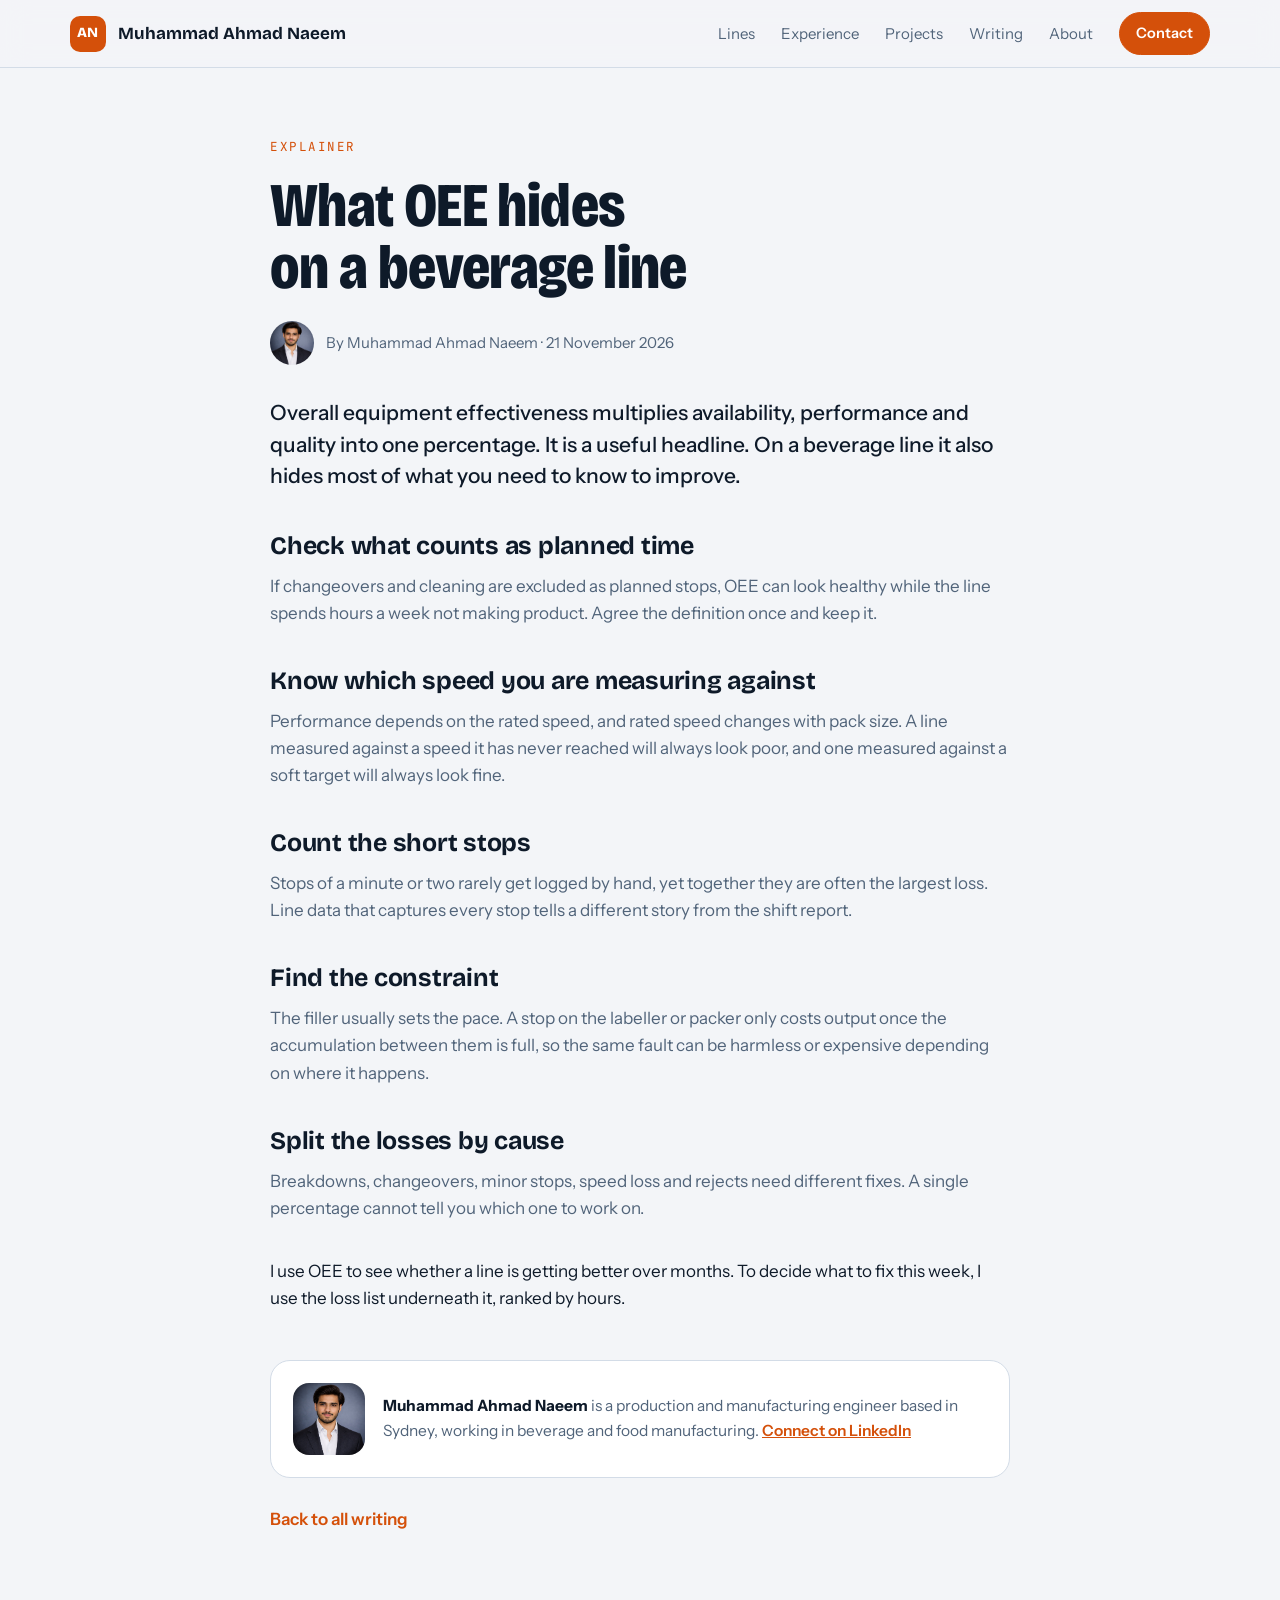
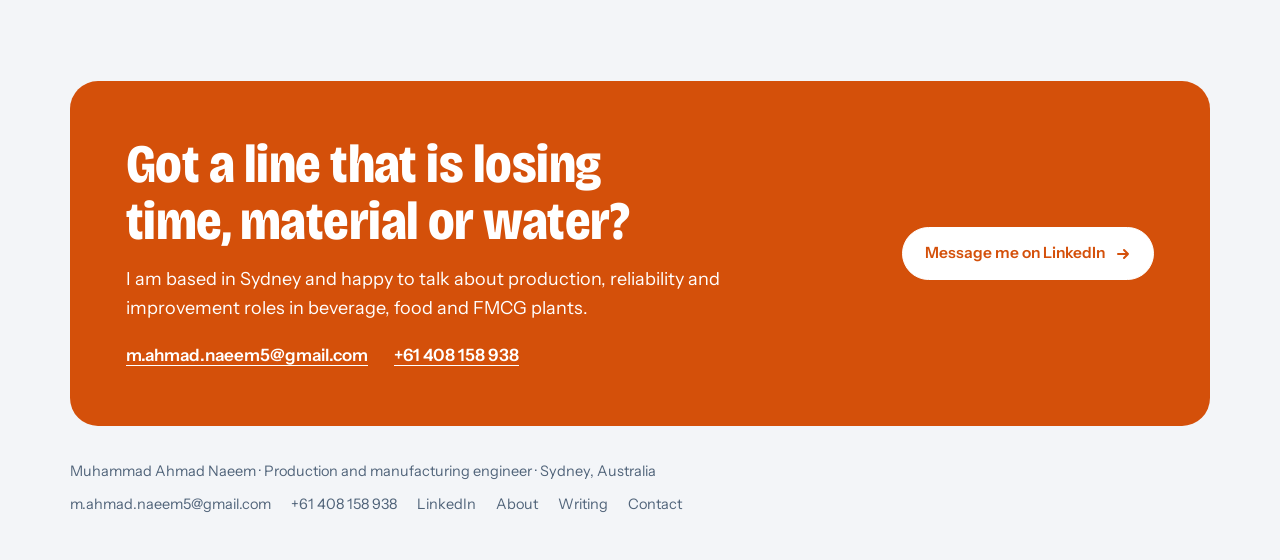
<file: what-oee-hides-on-a-beverage-line.html>
<!DOCTYPE html>
<html lang="en-AU"><head><meta charset="utf-8"><meta name="viewport" content="width=device-width,initial-scale=1,viewport-fit=cover"><meta name="claude:viewport-fit-sides" content="cover"><title>What OEE hides on a beverage line | Muhammad Ahmad Naeem</title><meta name="description" content="OEE is one number built from three, and on a filling line the detail underneath matters more than the headline."><meta name="author" content="Muhammad Ahmad Naeem"><link rel="canonical" href="https://ahmadnaeempbc.github.io/what-oee-hides-on-a-beverage-line.html"><link rel="icon" href="data:image/svg+xml,%3Csvg xmlns='http://www.w3.org/2000/svg' viewBox='0 0 64 64'%3E%3Crect width='64' height='64' rx='14' fill='%23ff7a1a'/%3E%3Ctext x='32' y='43' font-family='Arial,sans-serif' font-weight='700' font-size='28' text-anchor='middle' fill='%230b1420'%3EAN%3C/text%3E%3C/svg%3E"><meta property="og:type" content="article"><meta property="og:title" content="What OEE hides on a beverage line | Muhammad Ahmad Naeem"><meta property="og:description" content="OEE is one number built from three, and on a filling line the detail underneath matters more than the headline."><meta property="og:url" content="https://ahmadnaeempbc.github.io/what-oee-hides-on-a-beverage-line.html"><meta property="og:image" content="https://ahmadnaeempbc.github.io/portrait.jpg"><meta property="og:site_name" content="Muhammad Ahmad Naeem"><meta name="twitter:card" content="summary"><link rel="preconnect" href="https://fonts.googleapis.com"><link rel="preconnect" href="https://fonts.gstatic.com" crossorigin><link rel="stylesheet" href="https://fonts.googleapis.com/css2?family=Bricolage+Grotesque:opsz,wdth,wght@12..96,75..100,400..800&family=Instrument+Sans:wght@400..700&family=JetBrains+Mono:wght@400;500&display=swap"><link rel="stylesheet" href="site.css"><script type="application/ld+json">{"@context": "https://schema.org", "@type": "Article", "headline": "What OEE hides on a beverage line", "description": "OEE is one number built from three, and on a filling line the detail underneath matters more than the headline.", "datePublished": "2026-11-21", "dateModified": "2026-11-21", "mainEntityOfPage": "https://ahmadnaeempbc.github.io/what-oee-hides-on-a-beverage-line.html", "image": "https://ahmadnaeempbc.github.io/portrait.jpg", "author": {"@type": "Person", "@id": "https://ahmadnaeempbc.github.io/#person", "name": "Muhammad Ahmad Naeem", "url": "https://ahmadnaeempbc.github.io/"}}</script></head><body><header class="nav"><div class="wrap"><a class="brand" href="./index.html"><span class="mark">AN</span><span class="full">Muhammad Ahmad Naeem</span></a><nav aria-label="Sections"><a href="./index.html#lines">Lines</a><a href="./index.html#experience">Experience</a><a href="./index.html#work">Projects</a><a href="writing.html">Writing</a><a href="about.html">About</a><a class="btn solid sm" href="contact.html">Contact</a></nav></div></header><main class="article"><div class="wrap"><span class="eyebrow">Explainer</span><h1>What OEE hides on a beverage line</h1><div class="byline"><img src="portrait.jpg" alt=""><span>By Muhammad Ahmad Naeem · 21 November 2026</span></div><p class="standfirst">Overall equipment effectiveness multiplies availability, performance and quality into one percentage. It is a useful headline. On a beverage line it also hides most of what you need to know to improve.</p><h2>Check what counts as planned time</h2><p class="body">If changeovers and cleaning are excluded as planned stops, OEE can look healthy while the line spends hours a week not making product. Agree the definition once and keep it.</p><h2>Know which speed you are measuring against</h2><p class="body">Performance depends on the rated speed, and rated speed changes with pack size. A line measured against a speed it has never reached will always look poor, and one measured against a soft target will always look fine.</p><h2>Count the short stops</h2><p class="body">Stops of a minute or two rarely get logged by hand, yet together they are often the largest loss. Line data that captures every stop tells a different story from the shift report.</p><h2>Find the constraint</h2><p class="body">The filler usually sets the pace. A stop on the labeller or packer only costs output once the accumulation between them is full, so the same fault can be harmless or expensive depending on where it happens.</p><h2>Split the losses by cause</h2><p class="body">Breakdowns, changeovers, minor stops, speed loss and rejects need different fixes. A single percentage cannot tell you which one to work on.</p><p class="body" style="margin-top:36px;color:var(--ink)">I use OEE to see whether a line is getting better over months. To decide what to fix this week, I use the loss list underneath it, ranked by hours.</p><div class="author"><img src="portrait.jpg" alt="Portrait of Muhammad Ahmad Naeem"><p><b style="color:var(--ink)">Muhammad Ahmad Naeem</b> is a production and manufacturing engineer based in Sydney, working in beverage and food manufacturing. <a href="https://www.linkedin.com/in/m-ahmad-naeem-/" rel="me noopener">Connect on LinkedIn</a></p></div><a class="back" href="writing.html">Back to all writing</a></div></main><div style="height:64px"></div><section class="call" id="contact" style="padding-top:0"><div class="wrap"><div class="box"><div><h2>Got a line that is losing time, material or water?</h2><p>I am based in Sydney and happy to talk about production, reliability and improvement roles in beverage, food and FMCG plants.</p><div class="ways"><a href="mailto:m.ahmad.naeem5@gmail.com">m.ahmad.naeem5@gmail.com</a><a href="tel:+61408158938">+61 408 158 938</a></div></div><a class="btn" href="https://www.linkedin.com/in/m-ahmad-naeem-/" rel="me noopener">Message me on LinkedIn <svg class="arrow" viewBox="0 0 16 16" fill="none" stroke="currentColor" stroke-width="2" stroke-linecap="round" stroke-linejoin="round" aria-hidden="true"><path d="M3 8h10M9 4l4 4-4 4"/></svg></a></div></div></section><footer><div class="wrap"><span>Muhammad Ahmad Naeem · Production and manufacturing engineer · Sydney, Australia</span><nav aria-label="Contact"><a href="mailto:m.ahmad.naeem5@gmail.com">m.ahmad.naeem5@gmail.com</a><a href="tel:+61408158938">+61 408 158 938</a><a href="https://www.linkedin.com/in/m-ahmad-naeem-/" rel="me noopener">LinkedIn</a><a href="about.html">About</a><a href="writing.html">Writing</a><a href="contact.html">Contact</a></nav></div></footer></body></html>
</file>
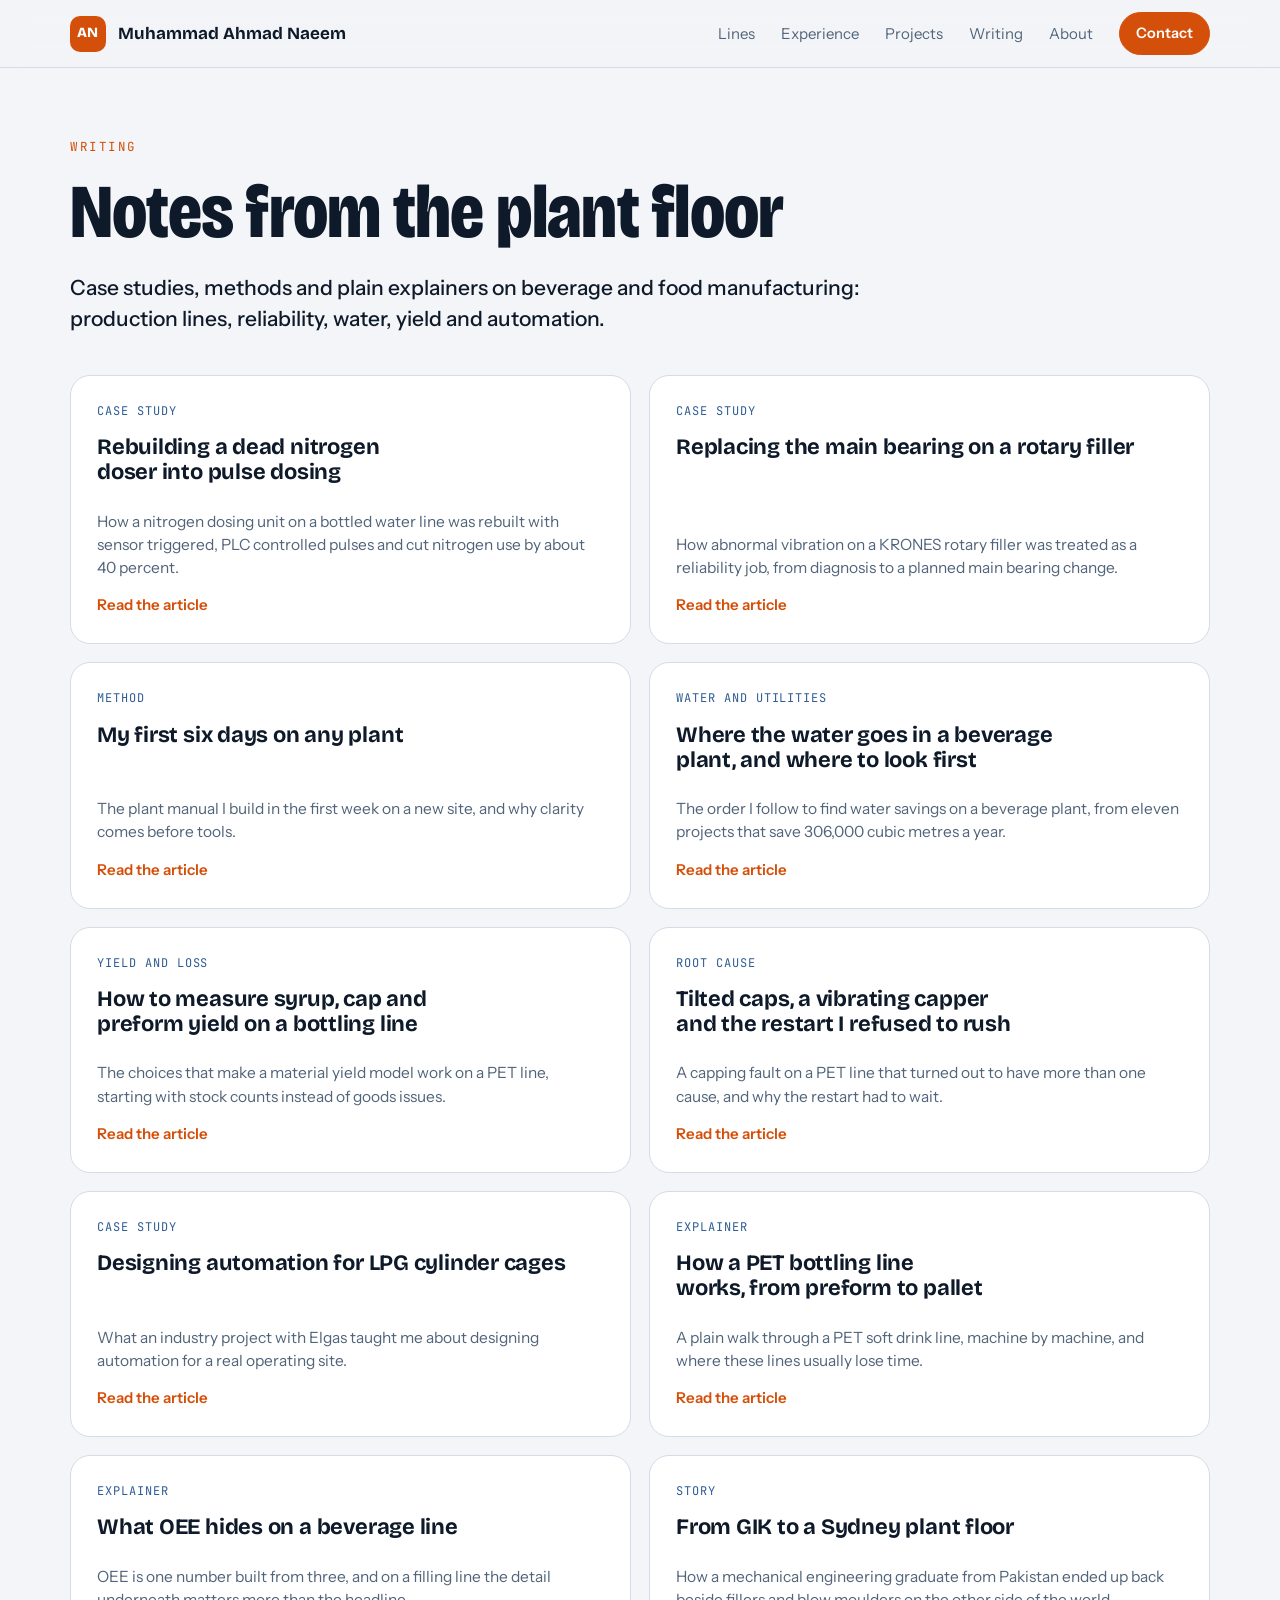
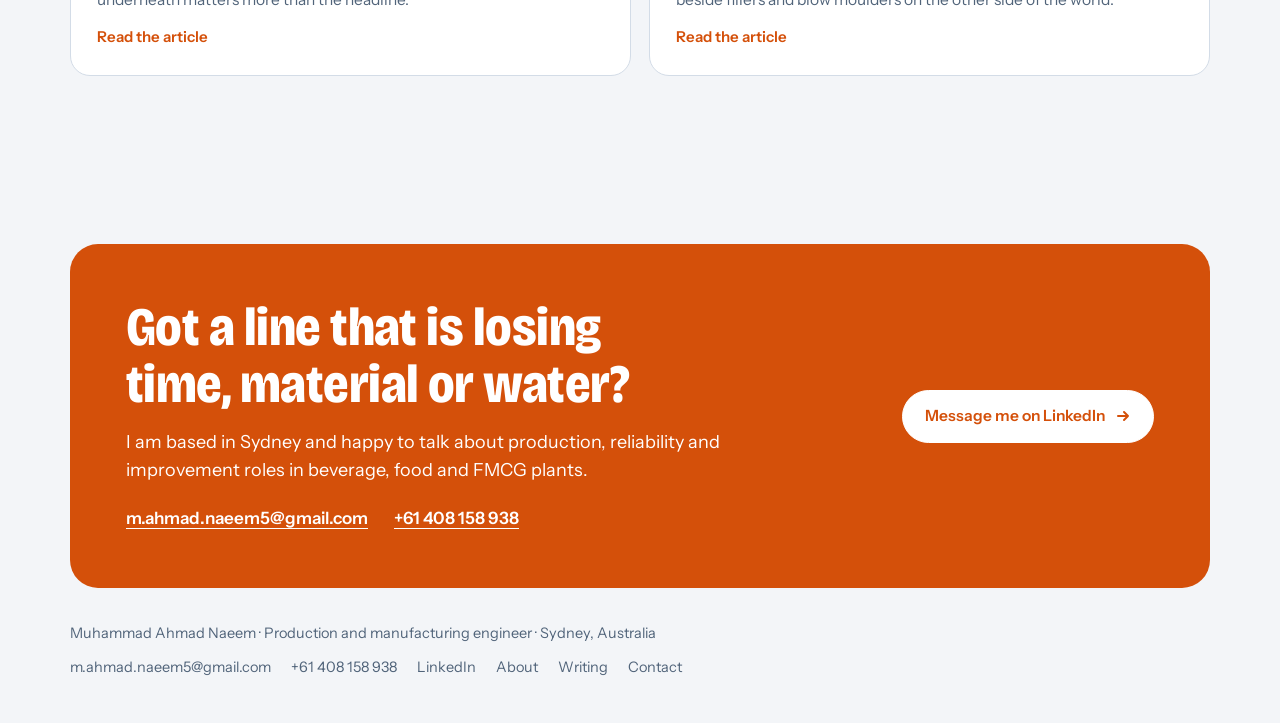
<file: writing.html>
<!DOCTYPE html>
<html lang="en-AU"><head><meta charset="utf-8"><meta name="viewport" content="width=device-width,initial-scale=1,viewport-fit=cover"><meta name="claude:viewport-fit-sides" content="cover"><title>Writing on beverage and food manufacturing | Muhammad Ahmad Naeem</title><meta name="description" content="Case studies, methods and explainers on beverage and food manufacturing by Muhammad Ahmad Naeem, production and manufacturing engineer in Sydney."><meta name="author" content="Muhammad Ahmad Naeem"><link rel="canonical" href="https://ahmadnaeempbc.github.io/writing.html"><link rel="icon" href="data:image/svg+xml,%3Csvg xmlns='http://www.w3.org/2000/svg' viewBox='0 0 64 64'%3E%3Crect width='64' height='64' rx='14' fill='%23ff7a1a'/%3E%3Ctext x='32' y='43' font-family='Arial,sans-serif' font-weight='700' font-size='28' text-anchor='middle' fill='%230b1420'%3EAN%3C/text%3E%3C/svg%3E"><meta property="og:type" content="website"><meta property="og:title" content="Writing on beverage and food manufacturing | Muhammad Ahmad Naeem"><meta property="og:description" content="Case studies, methods and explainers on beverage and food manufacturing by Muhammad Ahmad Naeem, production and manufacturing engineer in Sydney."><meta property="og:url" content="https://ahmadnaeempbc.github.io/writing.html"><meta property="og:image" content="https://ahmadnaeempbc.github.io/portrait.jpg"><meta property="og:site_name" content="Muhammad Ahmad Naeem"><meta name="twitter:card" content="summary"><link rel="preconnect" href="https://fonts.googleapis.com"><link rel="preconnect" href="https://fonts.gstatic.com" crossorigin><link rel="stylesheet" href="https://fonts.googleapis.com/css2?family=Bricolage+Grotesque:opsz,wdth,wght@12..96,75..100,400..800&family=Instrument+Sans:wght@400..700&family=JetBrains+Mono:wght@400;500&display=swap"><link rel="stylesheet" href="site.css"><script type="application/ld+json">{"@context": "https://schema.org", "@type": "Blog", "name": "Notes from the plant floor by Muhammad Ahmad Naeem", "url": "https://ahmadnaeempbc.github.io/writing.html", "author": {"@type": "Person", "@id": "https://ahmadnaeempbc.github.io/#person", "name": "Muhammad Ahmad Naeem"}, "blogPost": [{"@type": "BlogPosting", "headline": "Rebuilding a dead nitrogen doser into pulse dosing", "url": "https://ahmadnaeempbc.github.io/nitrogen-dosing-rebuilt-as-pulse-dosing.html"}, {"@type": "BlogPosting", "headline": "Replacing the main bearing on a rotary filler", "url": "https://ahmadnaeempbc.github.io/replacing-the-main-bearing-on-a-rotary-filler.html"}, {"@type": "BlogPosting", "headline": "My first six days on any plant", "url": "https://ahmadnaeempbc.github.io/my-first-six-days-on-any-plant.html"}, {"@type": "BlogPosting", "headline": "Where the water goes in a beverage plant, and where to look first", "url": "https://ahmadnaeempbc.github.io/water-in-a-beverage-plant.html"}, {"@type": "BlogPosting", "headline": "How to measure syrup, cap and preform yield on a bottling line", "url": "https://ahmadnaeempbc.github.io/measuring-material-yield-on-a-bottling-line.html"}, {"@type": "BlogPosting", "headline": "Tilted caps, a vibrating capper and the restart I refused to rush", "url": "https://ahmadnaeempbc.github.io/tilted-caps-and-the-restart-i-refused-to-rush.html"}, {"@type": "BlogPosting", "headline": "Designing automation for LPG cylinder cages", "url": "https://ahmadnaeempbc.github.io/designing-automation-for-lpg-cylinder-cages.html"}, {"@type": "BlogPosting", "headline": "How a PET bottling line works, from preform to pallet", "url": "https://ahmadnaeempbc.github.io/how-a-pet-bottling-line-works.html"}, {"@type": "BlogPosting", "headline": "What OEE hides on a beverage line", "url": "https://ahmadnaeempbc.github.io/what-oee-hides-on-a-beverage-line.html"}, {"@type": "BlogPosting", "headline": "From GIK to a Sydney plant floor", "url": "https://ahmadnaeempbc.github.io/from-gik-to-a-sydney-plant-floor.html"}]}</script></head><body><header class="nav"><div class="wrap"><a class="brand" href="./index.html"><span class="mark">AN</span><span class="full">Muhammad Ahmad Naeem</span></a><nav aria-label="Sections"><a href="./index.html#lines">Lines</a><a href="./index.html#experience">Experience</a><a href="./index.html#work">Projects</a><a href="writing.html">Writing</a><a href="about.html">About</a><a class="btn solid sm" href="contact.html">Contact</a></nav></div></header><main class="page"><div class="wrap"><span class="eyebrow">Writing</span><h1>Notes from the plant floor</h1><p class="lede">Case studies, methods and plain explainers on beverage and food manufacturing: production lines, reliability, water, yield and automation.</p><div class="posts all"><a class="card" href="nitrogen-dosing-rebuilt-as-pulse-dosing.html"><span class="tag">Case study</span><h3>Rebuilding a dead nitrogen doser into pulse dosing</h3><p>How a nitrogen dosing unit on a bottled water line was rebuilt with sensor triggered, PLC controlled pulses and cut nitrogen use by about 40 percent.</p><span class="more">Read the article</span></a><a class="card" href="replacing-the-main-bearing-on-a-rotary-filler.html"><span class="tag">Case study</span><h3>Replacing the main bearing on a rotary filler</h3><p>How abnormal vibration on a KRONES rotary filler was treated as a reliability job, from diagnosis to a planned main bearing change.</p><span class="more">Read the article</span></a><a class="card" href="my-first-six-days-on-any-plant.html"><span class="tag">Method</span><h3>My first six days on any plant</h3><p>The plant manual I build in the first week on a new site, and why clarity comes before tools.</p><span class="more">Read the article</span></a><a class="card" href="water-in-a-beverage-plant.html"><span class="tag">Water and utilities</span><h3>Where the water goes in a beverage plant, and where to look first</h3><p>The order I follow to find water savings on a beverage plant, from eleven projects that save 306,000 cubic metres a year.</p><span class="more">Read the article</span></a><a class="card" href="measuring-material-yield-on-a-bottling-line.html"><span class="tag">Yield and loss</span><h3>How to measure syrup, cap and preform yield on a bottling line</h3><p>The choices that make a material yield model work on a PET line, starting with stock counts instead of goods issues.</p><span class="more">Read the article</span></a><a class="card" href="tilted-caps-and-the-restart-i-refused-to-rush.html"><span class="tag">Root cause</span><h3>Tilted caps, a vibrating capper and the restart I refused to rush</h3><p>A capping fault on a PET line that turned out to have more than one cause, and why the restart had to wait.</p><span class="more">Read the article</span></a><a class="card" href="designing-automation-for-lpg-cylinder-cages.html"><span class="tag">Case study</span><h3>Designing automation for LPG cylinder cages</h3><p>What an industry project with Elgas taught me about designing automation for a real operating site.</p><span class="more">Read the article</span></a><a class="card" href="how-a-pet-bottling-line-works.html"><span class="tag">Explainer</span><h3>How a PET bottling line works, from preform to pallet</h3><p>A plain walk through a PET soft drink line, machine by machine, and where these lines usually lose time.</p><span class="more">Read the article</span></a><a class="card" href="what-oee-hides-on-a-beverage-line.html"><span class="tag">Explainer</span><h3>What OEE hides on a beverage line</h3><p>OEE is one number built from three, and on a filling line the detail underneath matters more than the headline.</p><span class="more">Read the article</span></a><a class="card" href="from-gik-to-a-sydney-plant-floor.html"><span class="tag">Story</span><h3>From GIK to a Sydney plant floor</h3><p>How a mechanical engineering graduate from Pakistan ended up back beside fillers and blow moulders on the other side of the world.</p><span class="more">Read the article</span></a></div></div></main><div style="height:84px"></div><section class="call" id="contact" style="padding-top:0"><div class="wrap"><div class="box"><div><h2>Got a line that is losing time, material or water?</h2><p>I am based in Sydney and happy to talk about production, reliability and improvement roles in beverage, food and FMCG plants.</p><div class="ways"><a href="mailto:m.ahmad.naeem5@gmail.com">m.ahmad.naeem5@gmail.com</a><a href="tel:+61408158938">+61 408 158 938</a></div></div><a class="btn" href="https://www.linkedin.com/in/m-ahmad-naeem-/" rel="me noopener">Message me on LinkedIn <svg class="arrow" viewBox="0 0 16 16" fill="none" stroke="currentColor" stroke-width="2" stroke-linecap="round" stroke-linejoin="round" aria-hidden="true"><path d="M3 8h10M9 4l4 4-4 4"/></svg></a></div></div></section><footer><div class="wrap"><span>Muhammad Ahmad Naeem · Production and manufacturing engineer · Sydney, Australia</span><nav aria-label="Contact"><a href="mailto:m.ahmad.naeem5@gmail.com">m.ahmad.naeem5@gmail.com</a><a href="tel:+61408158938">+61 408 158 938</a><a href="https://www.linkedin.com/in/m-ahmad-naeem-/" rel="me noopener">LinkedIn</a><a href="about.html">About</a><a href="writing.html">Writing</a><a href="contact.html">Contact</a></nav></div></footer></body></html>
</file>
<file: site.css>
/* Layout: a plant floor at night. Deep navy ground, one high visibility orange, yellow lane marking on the moving belt. */
:root{
  --bg:#0b1420; --bg2:#0f1b2b; --surface:#142235; --line:#243850; --ink:#eef3f8; --muted:#9db0c6;
  --accent:#ff7a1a; --accent-ink:#1b0d02; --steel:#8fb4e0; --lane:#f6c945; --shadow:0 24px 60px -28px rgba(0,0,0,.7);
  --display:"Bricolage Grotesque","Arial Narrow",Arial,sans-serif;
  --body:"Instrument Sans","Segoe UI",system-ui,sans-serif;
  --mono:"JetBrains Mono",ui-monospace,Menlo,Consolas,monospace;
  color-scheme:dark;
}
@media (prefers-color-scheme: light){
  :root:not([data-theme="dark"]){
    --bg:#f3f5f8; --bg2:#e8edf3; --surface:#ffffff; --line:#d3dce7; --ink:#0e1a29; --muted:#51647a;
    --accent:#d4500a; --accent-ink:#ffffff; --steel:#2f5d94; --lane:#c79a06; --shadow:0 24px 50px -30px rgba(14,26,41,.35); color-scheme:light;
  }
}
:root[data-theme="light"]{
  --bg:#f3f5f8; --bg2:#e8edf3; --surface:#ffffff; --line:#d3dce7; --ink:#0e1a29; --muted:#51647a;
  --accent:#d4500a; --accent-ink:#ffffff; --steel:#2f5d94; --lane:#c79a06; --shadow:0 24px 50px -30px rgba(14,26,41,.35); color-scheme:light;
}
*{box-sizing:border-box}
html{-webkit-text-size-adjust:100%;scroll-behavior:smooth;scroll-padding-top:84px}
body{margin:0;background:var(--bg);color:var(--ink);font-family:var(--body);font-size:17px;line-height:1.6;-webkit-font-smoothing:antialiased}
img{max-width:100%;display:block}
a{color:inherit}
.wrap{max-width:1180px;margin-inline:auto;padding-left:max(20px,env(safe-area-inset-left,0px));padding-right:max(20px,env(safe-area-inset-right,0px))}
h1,h2,h3{font-family:var(--display);margin:0;line-height:1.05;text-wrap:balance;letter-spacing:-.01em}
p{margin:0}
:focus-visible{outline:2px solid var(--accent);outline-offset:3px;border-radius:4px}
.eyebrow{font-family:var(--mono);font-size:12.5px;letter-spacing:.12em;text-transform:uppercase;color:var(--accent)}
.muted{color:var(--muted)}

/* nav */
.nav{position:sticky;top:env(safe-area-inset-top,0px);z-index:20;background:color-mix(in srgb,var(--bg) 82%,transparent);backdrop-filter:blur(14px);-webkit-backdrop-filter:blur(14px);border-bottom:1px solid var(--line)}
.nav .wrap{display:flex;align-items:center;justify-content:space-between;gap:16px;padding-block:12px}
.brand{display:flex;align-items:center;gap:12px;text-decoration:none;font-family:var(--display);font-weight:700;font-size:17px}
.mark{display:grid;place-items:center;width:36px;height:36px;border-radius:10px;background:var(--accent);color:var(--accent-ink);font-size:14px;font-weight:800;letter-spacing:.02em}
.nav nav{display:flex;align-items:center;gap:26px}
.nav nav a{font-size:15px;color:var(--muted);text-decoration:none}
.nav nav a:hover{color:var(--ink)}
.btn{display:inline-flex;align-items:center;gap:10px;padding:13px 22px;border-radius:999px;font-weight:600;font-size:15.5px;text-decoration:none;border:1.5px solid var(--accent);transition:transform .15s,background-color .15s,color .15s}
.btn.solid{background:var(--accent);color:var(--accent-ink)}
.btn.line{color:var(--ink);border-color:var(--line)}
.btn:hover{transform:translateY(-2px)}
.btn.line:hover{border-color:var(--accent)}
.btn.sm{padding:9px 16px;font-size:14.5px}
.arrow{width:16px;height:16px;flex:none}

/* hero */
.hero{position:relative;overflow:hidden;background:
  linear-gradient(var(--bg),transparent 30%),
  linear-gradient(to right,color-mix(in srgb,var(--line) 55%,transparent) 1px,transparent 1px) 0 0/56px 56px,
  linear-gradient(to bottom,color-mix(in srgb,var(--line) 55%,transparent) 1px,transparent 1px) 0 0/56px 56px,var(--bg)}
.hero::after{content:"";position:absolute;inset:auto 0 0 0;height:160px;background:linear-gradient(transparent,var(--bg));pointer-events:none}
.hero .wrap{position:relative;z-index:1;display:grid;grid-template-columns:minmax(0,1.15fr) minmax(0,.85fr);gap:56px;align-items:center;padding-block:72px 84px}
.status{display:inline-flex;align-items:center;gap:10px;padding:7px 14px 7px 12px;border:1px solid var(--line);border-radius:999px;background:var(--surface);font-family:var(--mono);font-size:12.5px;letter-spacing:.06em;text-transform:uppercase;color:var(--muted)}
.status i{width:8px;height:8px;border-radius:50%;background:var(--accent);box-shadow:0 0 0 0 color-mix(in srgb,var(--accent) 60%,transparent)}
.hero h1{margin-top:22px;font-size:clamp(46px,7.6vw,96px);font-weight:800;font-stretch:80%;line-height:.94;letter-spacing:-.02em}
.hero h1 span{display:block}
.hero h1 .hl{color:var(--accent)}
.hero .lede{margin-top:24px;font-size:clamp(19px,2.1vw,23px);line-height:1.42;font-weight:500;max-width:34ch}
.hero .about{margin-top:16px;max-width:54ch;color:var(--muted)}
.cta{display:flex;flex-wrap:wrap;gap:12px;margin-top:30px}
.firms{margin-top:38px;display:flex;flex-wrap:wrap;gap:8px 22px;align-items:baseline;font-family:var(--display);font-weight:700;font-size:19px;color:var(--muted)}
.firms small{font-family:var(--mono);font-weight:400;font-size:12px;letter-spacing:.1em;text-transform:uppercase;width:100%}
.shot{position:relative;min-width:0;max-width:440px;justify-self:end;width:100%}
.shot::before{content:"";position:absolute;inset:26px -18px -18px 26px;border-radius:30px;background:var(--accent)}
.shot img{position:relative;width:100%;height:auto;aspect-ratio:1/1.08;object-fit:cover;border-radius:30px;box-shadow:var(--shadow)}
.chip{position:absolute;z-index:2;background:var(--surface);border:1px solid var(--line);border-radius:14px;padding:11px 15px;box-shadow:var(--shadow);font-size:13.5px;line-height:1.3;color:var(--muted)}
.chip b{display:block;font-family:var(--display);font-size:21px;font-weight:800;color:var(--ink);font-variant-numeric:tabular-nums}
.chip.c1{left:-34px;top:12%}.chip.c2{right:-26px;top:52%}.chip.c3{left:-20px;bottom:-6px}

/* belt */
.belt{background:var(--bg2);border-block:1px solid var(--line);overflow:hidden;position:relative}
.belt::before,.belt::after{content:"";position:absolute;left:0;right:0;height:3px;background:repeating-linear-gradient(90deg,var(--lane) 0 30px,transparent 30px 48px)}
.belt::before{top:7px}.belt::after{bottom:7px}
.track{display:flex;width:max-content;padding-block:24px;animation:run 46s linear infinite}
.track ul{display:flex;list-style:none;margin:0;padding:0}
.track li{display:flex;align-items:center;gap:28px;padding-right:28px;font-family:var(--display);font-weight:700;font-stretch:88%;font-size:clamp(20px,2.6vw,30px);white-space:nowrap}
.track li::after{content:"";width:9px;height:9px;background:var(--accent);transform:rotate(45deg);flex:none}
@keyframes run{to{transform:translateX(-50%)}}

/* sections */
section{padding-block:84px 0}
.head{display:grid;gap:14px;max-width:760px}
.head h2{font-size:clamp(32px,4.6vw,54px);font-weight:800;font-stretch:84%}
.head p{color:var(--muted);font-size:18px}

.stats{display:grid;grid-template-columns:repeat(4,minmax(0,1fr));gap:0;margin-top:0;border:1px solid var(--line);border-radius:22px;background:var(--surface);overflow:hidden}
.stats div{padding:28px 26px;border-left:1px solid var(--line)}
.stats div:first-child{border-left:0}
.stats b{display:block;font-family:var(--display);font-weight:800;font-stretch:80%;font-size:clamp(34px,4.4vw,54px);line-height:1;font-variant-numeric:tabular-nums}
.stats b em{font-style:normal;color:var(--accent);font-size:.55em;margin-left:4px}
.stats div>span{display:block;margin-top:10px;color:var(--muted);font-size:14.5px;line-height:1.4}

.grid3{display:grid;grid-template-columns:repeat(3,minmax(0,1fr));gap:18px;margin-top:40px}
.card{background:var(--surface);border:1px solid var(--line);border-radius:20px;padding:26px;min-width:0;transition:border-color .2s,transform .2s}
.card:hover{border-color:var(--accent);transform:translateY(-3px)}
.card svg{width:34px;height:34px;color:var(--accent)}
.card h3{font-size:22px;font-weight:700;margin-top:18px}
.card p{margin-top:10px;color:var(--muted);font-size:15.5px;line-height:1.55}

.split{display:grid;grid-template-columns:minmax(0,.8fr) minmax(0,1.2fr);gap:56px;margin-top:44px;align-items:start}
.pin{position:sticky;top:96px}
figure{margin:0;position:relative;border-radius:22px;overflow:hidden;background:var(--bg2)}
figure img{width:100%;height:100%;object-fit:cover}
figcaption{position:absolute;inset:auto 0 0 0;padding:44px 18px 14px;background:linear-gradient(transparent,rgba(5,10,18,.86));color:#f2f5f9;font-family:var(--mono);font-size:12px;letter-spacing:.06em;text-transform:uppercase}
.tl{list-style:none;margin:0;padding:0;border-left:2px solid var(--line)}
.tl>li{position:relative;padding:0 0 38px 30px}
.tl>li:last-child{padding-bottom:0}
.tl>li::before{content:"";position:absolute;left:-8px;top:6px;width:14px;height:14px;border-radius:50%;background:var(--bg);border:3px solid var(--accent)}
.tl .when{font-family:var(--mono);font-size:12.5px;letter-spacing:.06em;text-transform:uppercase;color:var(--muted)}
.tl h3{font-size:24px;font-weight:700;margin-top:6px}
.tl .co{margin-top:4px;color:var(--steel);font-weight:600}
.tl ul{margin:12px 0 0;padding-left:18px;color:var(--muted);font-size:15.5px;display:grid;gap:6px}

.proj{display:grid;grid-template-columns:repeat(2,minmax(0,1fr));gap:18px;margin-top:40px}
.proj .card{display:grid;grid-template-rows:auto auto 1fr auto;gap:0}
.tag{font-family:var(--mono);font-size:12px;letter-spacing:.08em;text-transform:uppercase;color:var(--steel)}
.proj h3{margin-top:12px;font-size:24px}
.result{margin-top:20px;padding-top:16px;border-top:1px dashed var(--line);font-size:15px;color:var(--muted)}
.result b{font-family:var(--display);font-size:26px;font-weight:800;color:var(--accent);margin-right:8px;font-variant-numeric:tabular-nums}

.gallery{display:grid;grid-template-columns:repeat(12,minmax(0,1fr));grid-auto-rows:150px;gap:14px;margin-top:40px}
.gallery figure:nth-child(1){grid-column:span 5;grid-row:span 3}
.gallery figure:nth-child(2){grid-column:span 4;grid-row:span 2}
.gallery figure:nth-child(3){grid-column:span 3;grid-row:span 2}
.gallery figure:nth-child(4){grid-column:span 3;grid-row:span 2}
.gallery figure:nth-child(5){grid-column:span 4;grid-row:span 2}
.gallery figure:nth-child(6){grid-column:span 5;grid-row:span 1;display:grid;place-items:center;padding:20px;text-align:center}
.gallery figure:nth-child(6) p{font-family:var(--display);font-weight:700;font-size:20px;line-height:1.2}
.gallery img{transition:transform .5s}
.gallery figure:hover img{transform:scale(1.04)}

.two{display:grid;grid-template-columns:repeat(2,minmax(0,1fr));gap:18px;margin-top:40px}
.list{list-style:none;margin:16px 0 0;padding:0}
.list li{display:grid;grid-template-columns:minmax(0,1fr);gap:2px;padding:14px 0;border-top:1px solid var(--line)}
.list b{font-weight:600}
.list span{color:var(--muted);font-size:15px}
.pills{display:flex;flex-wrap:wrap;gap:8px;margin-top:14px}
.pills li{list-style:none;padding:7px 13px;border:1px solid var(--line);border-radius:999px;font-size:14.5px;background:var(--bg2)}
.pills{padding:0}

.posts{display:grid;grid-template-columns:repeat(3,minmax(0,1fr));gap:18px;margin-top:40px}
.posts a{text-decoration:none;display:grid;grid-template-rows:auto 1fr auto;gap:14px}
.posts h3{font-size:22px;line-height:1.15;margin-top:0}
.posts .more{color:var(--accent);font-weight:600;font-size:15px}

.facts{margin:36px 0 0;display:grid;grid-template-columns:repeat(2,minmax(0,1fr));gap:0 48px}
.facts div{padding:18px 0;border-top:1px solid var(--line)}
.facts dt{font-family:var(--display);font-weight:700;font-size:18px}
.facts dd{margin:6px 0 0;color:var(--muted);font-size:15.5px}

.call{margin-top:84px}
.call .box{position:relative;overflow:hidden;border-radius:28px;background:var(--accent);color:var(--accent-ink);padding:56px;display:grid;grid-template-columns:minmax(0,1fr) auto;gap:32px;align-items:center}
.call h2{font-size:clamp(30px,4.6vw,54px);font-weight:800;font-stretch:84%}
.call p{margin-top:14px;max-width:52ch;font-size:18px}
.call .btn{background:var(--accent-ink);color:var(--accent);border-color:var(--accent-ink)}
footer .wrap{padding-block:34px 44px;display:flex;flex-wrap:wrap;gap:10px 24px;justify-content:space-between;color:var(--muted);font-size:14.5px}

/* contact and extra pages */
.reach{margin-top:22px;display:flex;flex-wrap:wrap;gap:8px 22px;font-family:var(--mono);font-size:14px}
.reach a{text-decoration:none;border-bottom:1px solid var(--line);padding-bottom:2px}
.reach a:hover{border-color:var(--accent);color:var(--accent)}
.contacts{display:grid;grid-template-columns:repeat(3,minmax(0,1fr));gap:18px;margin-top:40px}
.contacts a{text-decoration:none;display:grid;gap:10px;align-content:start}
.contacts b{font-family:var(--display);font-size:clamp(16px,1.55vw,20px);font-weight:700;overflow-wrap:anywhere;line-height:1.2}
.contacts span.muted{font-size:15px}
.ways{margin-top:20px;display:flex;flex-wrap:wrap;gap:8px 26px;font-weight:600;font-size:17px}
.ways a{text-decoration:underline;text-underline-offset:4px}
.page .wrap{padding-block:64px 0}
.page h1{margin-top:16px;font-size:clamp(40px,6.2vw,76px);font-weight:800;font-stretch:82%;line-height:.98}
.page .lede{margin-top:22px;font-size:21px;line-height:1.5;font-weight:500;max-width:60ch}
.cols2{display:grid;grid-template-columns:minmax(0,1.25fr) minmax(0,.75fr);gap:56px;margin-top:44px;align-items:start}
.prose{display:grid;gap:18px;color:var(--muted);font-size:18px;max-width:66ch}
.prose strong{color:var(--ink)}
.prose h2{font-size:28px;font-weight:700;color:var(--ink);margin-top:18px}
.stack{display:grid;gap:18px}
.stack figure{aspect-ratio:4/5}
.posts.all{grid-template-columns:repeat(2,minmax(0,1fr))}
.posts p{color:var(--muted);font-size:15.5px;line-height:1.5}
.proj .more{display:inline-block;margin-top:14px;color:var(--accent);font-weight:600;font-size:15px;text-decoration:none}
footer nav{display:flex;flex-wrap:wrap;gap:6px 20px}
footer a{text-decoration:none}
footer a:hover{color:var(--accent)}
@media (max-width:980px){.contacts,.cols2,.posts.all{grid-template-columns:minmax(0,1fr)}.cols2{gap:32px}.stack{grid-template-columns:repeat(2,minmax(0,1fr))}}

/* article pages */
.article .wrap{max-width:780px;padding-block:64px 0}
.article h1{margin-top:16px;font-size:clamp(36px,5.6vw,62px);font-weight:800;font-stretch:82%;line-height:1}
.byline{margin-top:22px;display:flex;align-items:center;gap:12px;font-size:15px;color:var(--muted)}
.byline img{width:44px;height:44px;border-radius:50%;object-fit:cover}
.standfirst{margin-top:32px;font-size:21px;line-height:1.5;font-weight:500}
.article h2{margin-top:40px;font-size:25px;font-weight:700;line-height:1.15}
.article h2+p,.article .standfirst+p{margin-top:12px}
.article p.body{margin-top:12px;color:var(--muted)}
.article ol{margin:14px 0 0;padding-left:22px;display:grid;gap:8px;color:var(--muted)}
.author{margin-top:48px;display:flex;gap:18px;align-items:center;padding:22px;border:1px solid var(--line);border-radius:20px;background:var(--surface)}
.author img{width:72px;height:72px;border-radius:16px;object-fit:cover;flex:none}
.author p{font-size:15.5px;color:var(--muted)}
.author a{color:var(--accent);font-weight:600}
.back{display:inline-block;margin-top:28px;color:var(--accent);font-weight:600;text-decoration:none}

@media (max-width:980px){
  .nav nav a:not(.btn){display:none}
  .hero .wrap{grid-template-columns:minmax(0,1fr);gap:48px;padding-block:44px 64px}
  .shot{justify-self:start;max-width:380px;margin-left:8px}
  .chip.c1{left:auto;right:-10px;top:8%}.chip.c2{right:-10px;top:auto;bottom:22%}.chip.c3{left:-8px}
  .stats{grid-template-columns:repeat(2,minmax(0,1fr))}
  .stats div:nth-child(3){border-left:0}
  .stats div:nth-child(n+3){border-top:1px solid var(--line)}
  .grid3,.posts{grid-template-columns:minmax(0,1fr)}
  .split{grid-template-columns:minmax(0,1fr);gap:32px}
  .pin{position:static;max-width:520px}
  .proj,.two,.facts{grid-template-columns:minmax(0,1fr)}
  .gallery{grid-template-columns:repeat(2,minmax(0,1fr));grid-auto-rows:190px}
  .gallery figure:nth-child(n){grid-column:span 1;grid-row:span 1}
  .gallery figure:nth-child(1),.gallery figure:nth-child(6){grid-column:span 2}
  .gallery figure:nth-child(1){grid-row:span 2}
  .call .box{grid-template-columns:minmax(0,1fr);padding:36px 26px}
  section{padding-top:64px}
}
@media (max-width:520px){
  .brand span.full{display:none}
  .chip{padding:9px 12px;font-size:12.5px}.chip b{font-size:18px}
  .shot{max-width:calc(100% - 26px)}
  .stats div{padding:22px 18px}
}
@media (prefers-reduced-motion:reduce){
  html{scroll-behavior:auto}
  .track{animation:none;flex-wrap:wrap;width:auto}
  .track ul{flex-wrap:wrap;row-gap:10px;padding-inline:20px}
  .track ul[aria-hidden]{display:none}
  .btn,.card,.gallery img{transition:none}
}
@media (prefers-reduced-motion:no-preference){
  .status i{animation:pulse 2.2s infinite}
  @keyframes pulse{70%{box-shadow:0 0 0 9px transparent}100%{box-shadow:0 0 0 0 transparent}}
  .hero h1 span,.hero .lede,.hero .about,.hero .cta,.shot{animation:rise .7s both cubic-bezier(.2,.7,.2,1)}
  .hero h1 span:nth-child(2){animation-delay:.07s}.hero h1 span:nth-child(3){animation-delay:.14s}
  .hero .lede{animation-delay:.22s}.hero .about{animation-delay:.28s}.hero .cta{animation-delay:.34s}.shot{animation-delay:.2s}
  @keyframes rise{from{opacity:0;transform:translateY(18px)}}
}
</file>
